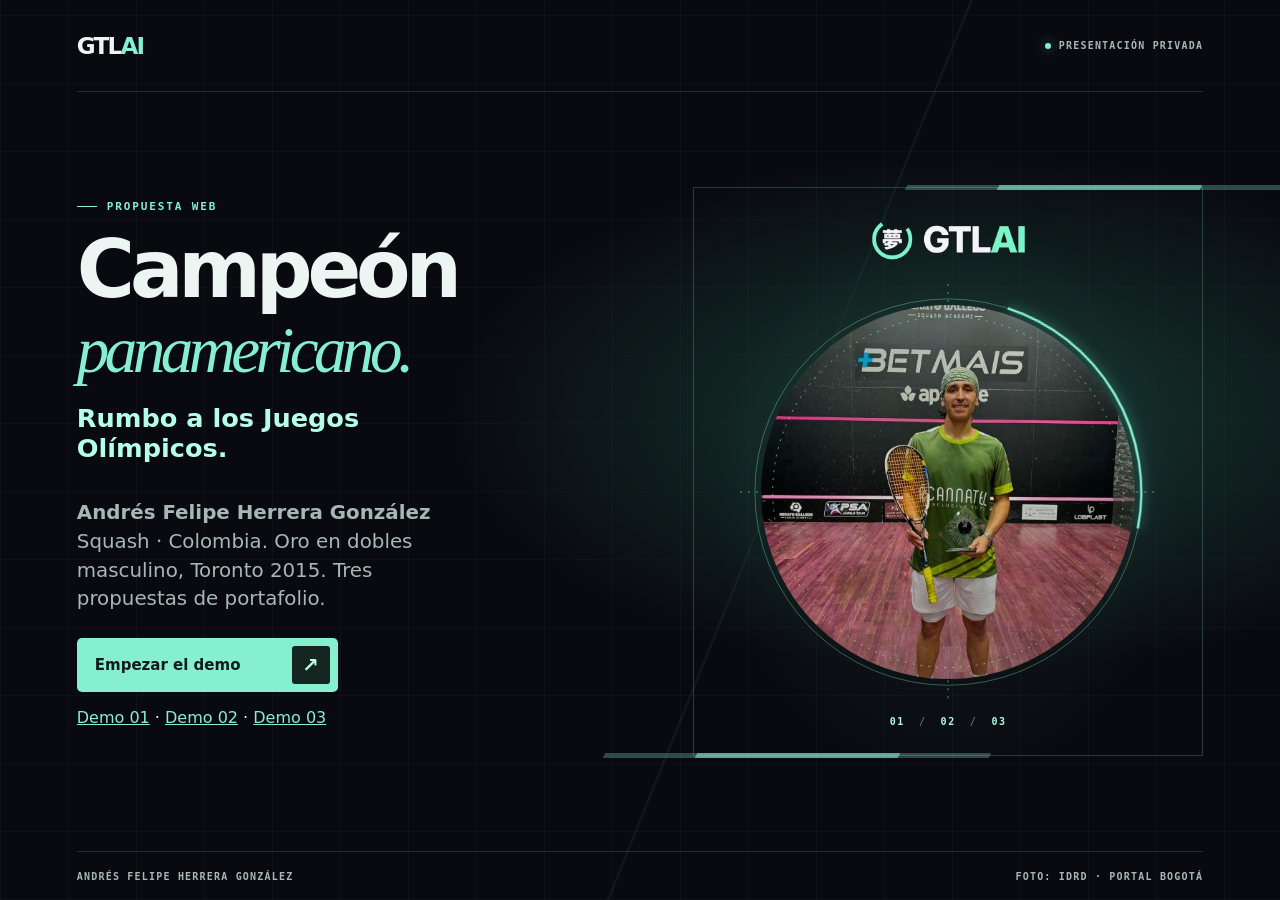
<file: index.html>
<!doctype html>
<html lang="es-CO">
<head>
<meta charset="utf-8">
<meta name="viewport" content="width=device-width, initial-scale=1">
<meta name="robots" content="noindex, nofollow">
<title>Andrés Felipe Herrera González · Presentación por GTL AI</title>
<style>
  *{box-sizing:border-box}
  html,body{height:100%;margin:0;background:#1c1214;color:#fff7ea}
  .hub{height:100%;height:100dvh;display:grid;grid-template-rows:auto minmax(0,1fr)}
  .mast{padding:4px 12px;border-bottom:1px solid #ffffff20}
  .switch{display:flex;justify-content:center;gap:6px}
  .switch button{
    appearance:none;cursor:pointer;display:grid;place-items:center;
    min-width:44px;height:44px;padding:0 9px;border:0;border-radius:6px;
    background:transparent;color:#e6d5cd;font:650 13px/1 system-ui,sans-serif;
    font-variant-numeric:tabular-nums;letter-spacing:.06em;
  }
  .switch button:hover{background:#ffffff12;color:#fff7ea}
  .switch button[aria-selected="true"]{background:#fff7ea;color:#1c1214}
  .switch button:focus-visible{outline:2px solid #ffcf77;outline-offset:1px}
  .stage{position:relative;min-height:0;background:#111}
  .stage iframe{position:absolute;inset:0;width:100%;height:100%;border:0;background:#111;display:none}
  .stage iframe.is-on{display:block}
  .welcome .welcome-achievement{font-size:clamp(46px,6.2vw,92px);line-height:.94;letter-spacing:-.065em}
  .welcome .welcome-achievement em{letter-spacing:-.07em}
  .welcome-olympic{font:750 clamp(20px,2vw,29px)/1.15 system-ui,sans-serif;color:#b5ffe9;max-width:23ch;margin:22px 0 0}
  @media(max-width:760px){.welcome .welcome-achievement{font-size:clamp(36px,11.6vw,72px)}.welcome-olympic{font-size:21px;margin-top:16px}}
</style>
<link rel="stylesheet" href="welcome.css">
</head>
<body>
<section class="welcome" id="bienvenida" aria-labelledby="welcome-title">
  <div class="welcome-field" aria-hidden="true"></div>
  <header class="welcome-top">
    <span class="brand-word">GTL<span>AI</span></span>
    <span class="private-tag"><i></i> Presentación privada</span>
  </header>
  <div class="welcome-main">
    <div class="welcome-copy">
      <p class="welcome-kicker"><span></span> Propuesta web</p>
      <h1 id="welcome-title" class="welcome-achievement">Campeón<br><em>panamericano.</em></h1>
      <p class="welcome-olympic">Rumbo a los Juegos Olímpicos.</p>
      <p class="welcome-description"><strong>Andrés Felipe Herrera González</strong><br>Squash · Colombia. Oro en dobles masculino, Toronto 2015. Tres propuestas de portafolio.</p>
      <a class="start-demo" id="empezar-demo" href="01/index.html">Empezar el demo <span aria-hidden="true">↗</span></a>
      <p class="plain-links" aria-label="Accesos directos"><a href="01/index.html">Demo 01</a> · <a href="02/index.html">Demo 02</a> · <a href="03/index.html">Demo 03</a></p>
    </div>
    <figure class="welcome-visual" aria-hidden="true">
      <div class="portal-shell">
        <div class="portal-rails"></div>
        <div class="portal-mark">
          <video id="brand-film" muted playsinline preload="none" poster="intro-assets/logo-poster.webp" disablepictureinpicture tabindex="-1">
            <source src="intro-assets/logo-intro.mp4" type="video/mp4">
          </video>
        </div>
        <div class="portal-window" id="demo-aperture">
          <img src="intro-assets/AFH-F01.jpg" alt="" width="522" height="599" fetchpriority="high" decoding="async">
          <span class="photo-shade"></span>
          <svg class="portal-drawing" viewBox="0 0 420 420" fill="none">
            <circle class="orbit-base" cx="210" cy="210" r="195"/>
            <circle class="orbit-trace" cx="210" cy="210" r="195" pathLength="100"/>
            <circle class="orbit-inner" cx="210" cy="210" r="177"/>
            <path class="orbit-inner" d="M210 0v20m0 380v20M0 210h20m380 0h20"/>
          </svg>
        </div>
        <div class="portal-index"><span>01</span><span>02</span><span>03</span></div>
      </div>
    </figure>
  </div>
  <footer class="welcome-footer"><span>Andrés Felipe Herrera González</span><span>Foto: IDRD · Portal Bogotá</span></footer>
</section>
<div class="reveal-ring" aria-hidden="true"></div>

<main class="hub" aria-label="Demos de Andrés Felipe Herrera González" hidden>
  <header class="mast">
    <div class="switch" role="tablist" aria-label="Elegir demo">
      <button type="button" role="tab" id="tab-01" data-demo="01" aria-controls="frame-01" aria-selected="true" aria-label="01 · El nombre que cambia en la dupla">01</button>
      <button type="button" role="tab" id="tab-02" data-demo="02" aria-controls="frame-02" aria-selected="false" aria-label="02 · El cuadro termina aquí" tabindex="-1">02</button>
      <button type="button" role="tab" id="tab-03" data-demo="03" aria-controls="frame-03" aria-selected="false" aria-label="03 · El resultado no siempre es individual" tabindex="-1">03</button>
    </div>
  </header>
  <div class="stage">
    <iframe class="is-on" id="frame-01" title="El nombre que cambia en la dupla" data-src="01/index.html"></iframe>
    <iframe id="frame-02" title="El cuadro termina aquí" data-src="02/index.html"></iframe>
    <iframe id="frame-03" title="El resultado no siempre es individual" data-src="03/index.html"></iframe>
  </div>
</main>
<script src="opening-bridge.js" defer></script>
<script src="welcome.js" defer></script>
</body>
</html>
</file>
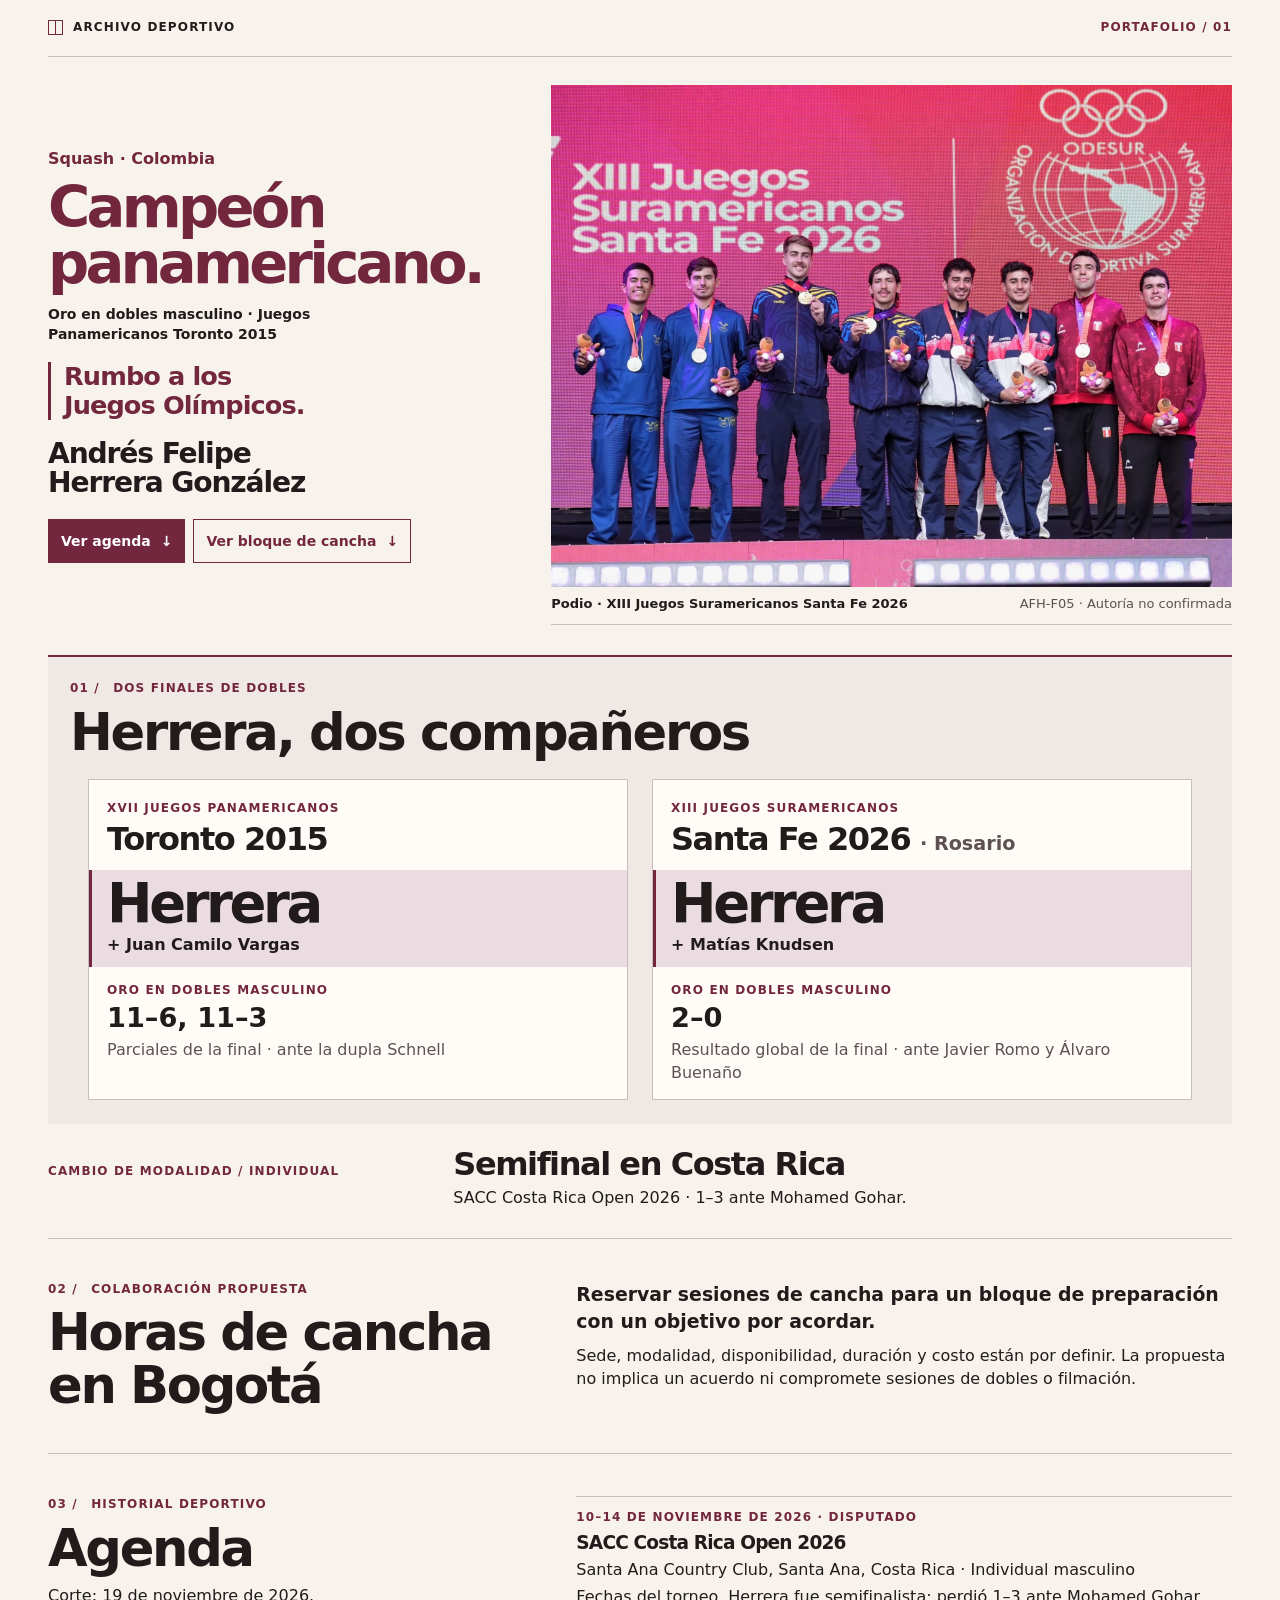
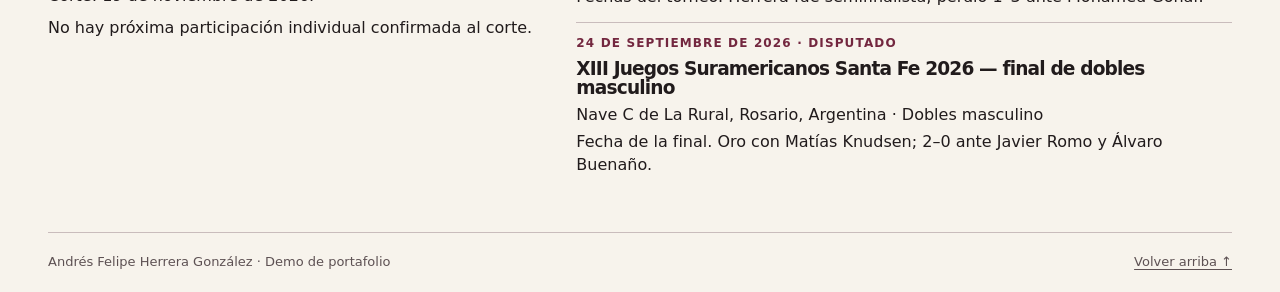
<file: 01/index.html>
<!doctype html>
<html lang="es">
<head>
<meta charset="utf-8"><meta name="viewport" content="width=device-width, initial-scale=1">
<meta name="description" content="Portafolio de squash de Andrés Felipe Herrera González: dos finales de dobles, historial deportivo y propuesta de preparación en cancha.">
<title>Andrés Felipe Herrera González · Squash</title>
<link rel="preload" as="image" href="assets/fotos/AFH-F05.webp">
<link rel="stylesheet" href="assets/estilo.css"><script src="assets/motion.js" defer></script>
</head>
<body>
<a class="skip" href="#contenido">Saltar al contenido</a>
<header class="wrap mast" id="inicio"><span class="mast-title"><span class="mark" aria-hidden="true"></span> Archivo deportivo</span><span class="folio">PORTAFOLIO / 01</span></header>
<main class="wrap" id="contenido">
<section class="hero" aria-labelledby="atleta">
  <div class="identity">
    <p class="discipline">Squash <span aria-hidden="true">·</span> Colombia</p>
    <div class="hero-positioning">
      <p class="hero-achievement">Campeón<br>panamericano.</p>
      <p class="hero-proof">Oro en dobles masculino · Juegos Panamericanos Toronto 2015</p>
      <p class="hero-goal">Rumbo a los<br>Juegos Olímpicos.</p>
    </div>
    <h1 id="atleta">Andrés Felipe<br>Herrera González</h1>
    
    
    <nav class="actions" aria-label="Accesos del portafolio"><a class="button primary" href="#agenda">Ver agenda <span aria-hidden="true">↓</span></a><a class="button" href="#cancha">Ver bloque de cancha <span aria-hidden="true">↓</span></a></nav>
  </div>
  <figure class="podium">
    <div class="plate"><div class="fields" aria-hidden="true"><div><i></i></div><div><i></i></div><div><i></i></div></div>
      <img id="foto" src="assets/fotos/AFH-F05.webp" width="1890" height="1395" alt="Grupo de medallistas en el podio, bajo la rotulación de los XIII Juegos Suramericanos Santa Fe 2026" fetchpriority="high">
    </div>
    <figcaption><strong id="pie-foto">Podio · XIII Juegos Suramericanos Santa Fe 2026</strong><span id="credito">AFH-F05 · Autoría no confirmada</span></figcaption>
  </figure>
</section>
<section id="duplas" class="pair" aria-labelledby="titulo-duplas">
  <p class="label section-label"><span>01 /</span> Dos finales de dobles</p>
  <h2 id="titulo-duplas">Herrera, dos compañeros</h2>
  <div class="cards">
    <article class="record toronto" aria-label="Toronto 2015">
      <header><span class="label">XVII Juegos Panamericanos</span><h3>Toronto 2015</h3></header>
      <div class="names"><i aria-hidden="true"></i><span class="surname"><span class="sr-only">Andrés Felipe Herrera</span><span class="motion08-sliced" aria-hidden="true"><span class="motion08-base">Herrera</span><span class="motion08-slices"><span class="motion08-slice" style="left:0%"><span style="left:0%">Herrera</span></span><span class="motion08-slice" style="left:25%"><span style="left:-100%">Herrera</span></span><span class="motion08-slice" style="left:50%"><span style="left:-200%">Herrera</span></span><span class="motion08-slice" style="left:75%"><span style="left:-300%">Herrera</span></span></span></span></span><strong><span aria-hidden="true">+ </span>Juan Camilo Vargas</strong></div>
      <div class="result"><p class="label">Oro en dobles masculino</p><p class="score">11–6, 11–3</p><p>Parciales de la final · ante la dupla Schnell</p></div>
    </article>
    <article class="record santafe" aria-label="Santa Fe 2026">
      <header><span class="label">XIII Juegos Suramericanos</span><h3>Santa Fe 2026 <small>· Rosario</small></h3></header>
      <div class="names"><i aria-hidden="true"></i><span class="surname"><span class="sr-only">Andrés Felipe Herrera</span><span class="motion08-sliced" aria-hidden="true"><span class="motion08-base">Herrera</span><span class="motion08-slices"><span class="motion08-slice" style="left:0%"><span style="left:0%">Herrera</span></span><span class="motion08-slice" style="left:25%"><span style="left:-100%">Herrera</span></span><span class="motion08-slice" style="left:50%"><span style="left:-200%">Herrera</span></span><span class="motion08-slice" style="left:75%"><span style="left:-300%">Herrera</span></span></span></span></span><strong><span aria-hidden="true">+ </span>Matías Knudsen</strong></div>
      <div class="result"><p class="label">Oro en dobles masculino</p><p class="score">2–0</p><p>Resultado global de la final · ante Javier Romo y Álvaro Buenaño</p></div>
    </article>
  </div>
</section>
<section class="solo" aria-labelledby="individual"><span class="label">Cambio de modalidad / Individual</span><div><h2 id="individual">Semifinal en Costa Rica</h2><p>SACC Costa Rica Open 2026 · 1–3 ante Mohamed Gohar.</p></div></section>
<section class="lower cancha" id="cancha" aria-labelledby="titulo-cancha">
  <div><p class="label section-label"><span>02 /</span> Colaboración propuesta</p><h2 id="titulo-cancha">Horas de cancha<br>en Bogotá</h2></div>
  <div class="lower-copy"><p class="lead">Reservar sesiones de cancha para un bloque de preparación con un objetivo por acordar.</p><p>Sede, modalidad, disponibilidad, duración y costo están por definir. La propuesta no implica un acuerdo ni compromete sesiones de dobles o filmación.</p></div>
</section>
<section class="lower agenda" id="agenda" aria-labelledby="titulo-agenda">
  <div><p class="label section-label"><span>03 /</span> Historial deportivo</p><h2 id="titulo-agenda">Agenda</h2>
<!-- corte:start -->
  <p>Corte: <time datetime="2026-11-19">19 de noviembre de 2026</time>.</p>
<!-- corte:end -->
  <p>No hay próxima participación individual confirmada al corte.</p></div>
  <div class="timeline">
<!-- agenda:start -->
    <article id="AFH-A03">
      <p class="label"><time datetime="2026-11-10">10</time>–<time datetime="2026-11-14">14 de noviembre de 2026</time> · Disputado</p>
      <h3>SACC Costa Rica Open 2026</h3>
      <p>Santa Ana Country Club, Santa Ana, Costa Rica · Individual masculino</p>
      <p>Fechas del torneo. Herrera fue semifinalista; perdió 1–3 ante Mohamed Gohar.</p>
    </article>
    <article id="AFH-A04">
      <p class="label"><time datetime="2026-09-24">24 de septiembre de 2026</time> · Disputado</p>
      <h3>XIII Juegos Suramericanos Santa Fe 2026 — final de dobles masculino</h3>
      <p>Nave C de La Rural, Rosario, Argentina · Dobles masculino</p>
      <p>Fecha de la final. Oro con Matías Knudsen; 2–0 ante Javier Romo y Álvaro Buenaño.</p>
    </article>
<!-- agenda:end -->
  </div>
</section>
</main>
<footer class="wrap footer"><span>Andrés Felipe Herrera González · Demo de portafolio</span><a href="#inicio">Volver arriba ↑</a></footer>
</body></html>
</file>
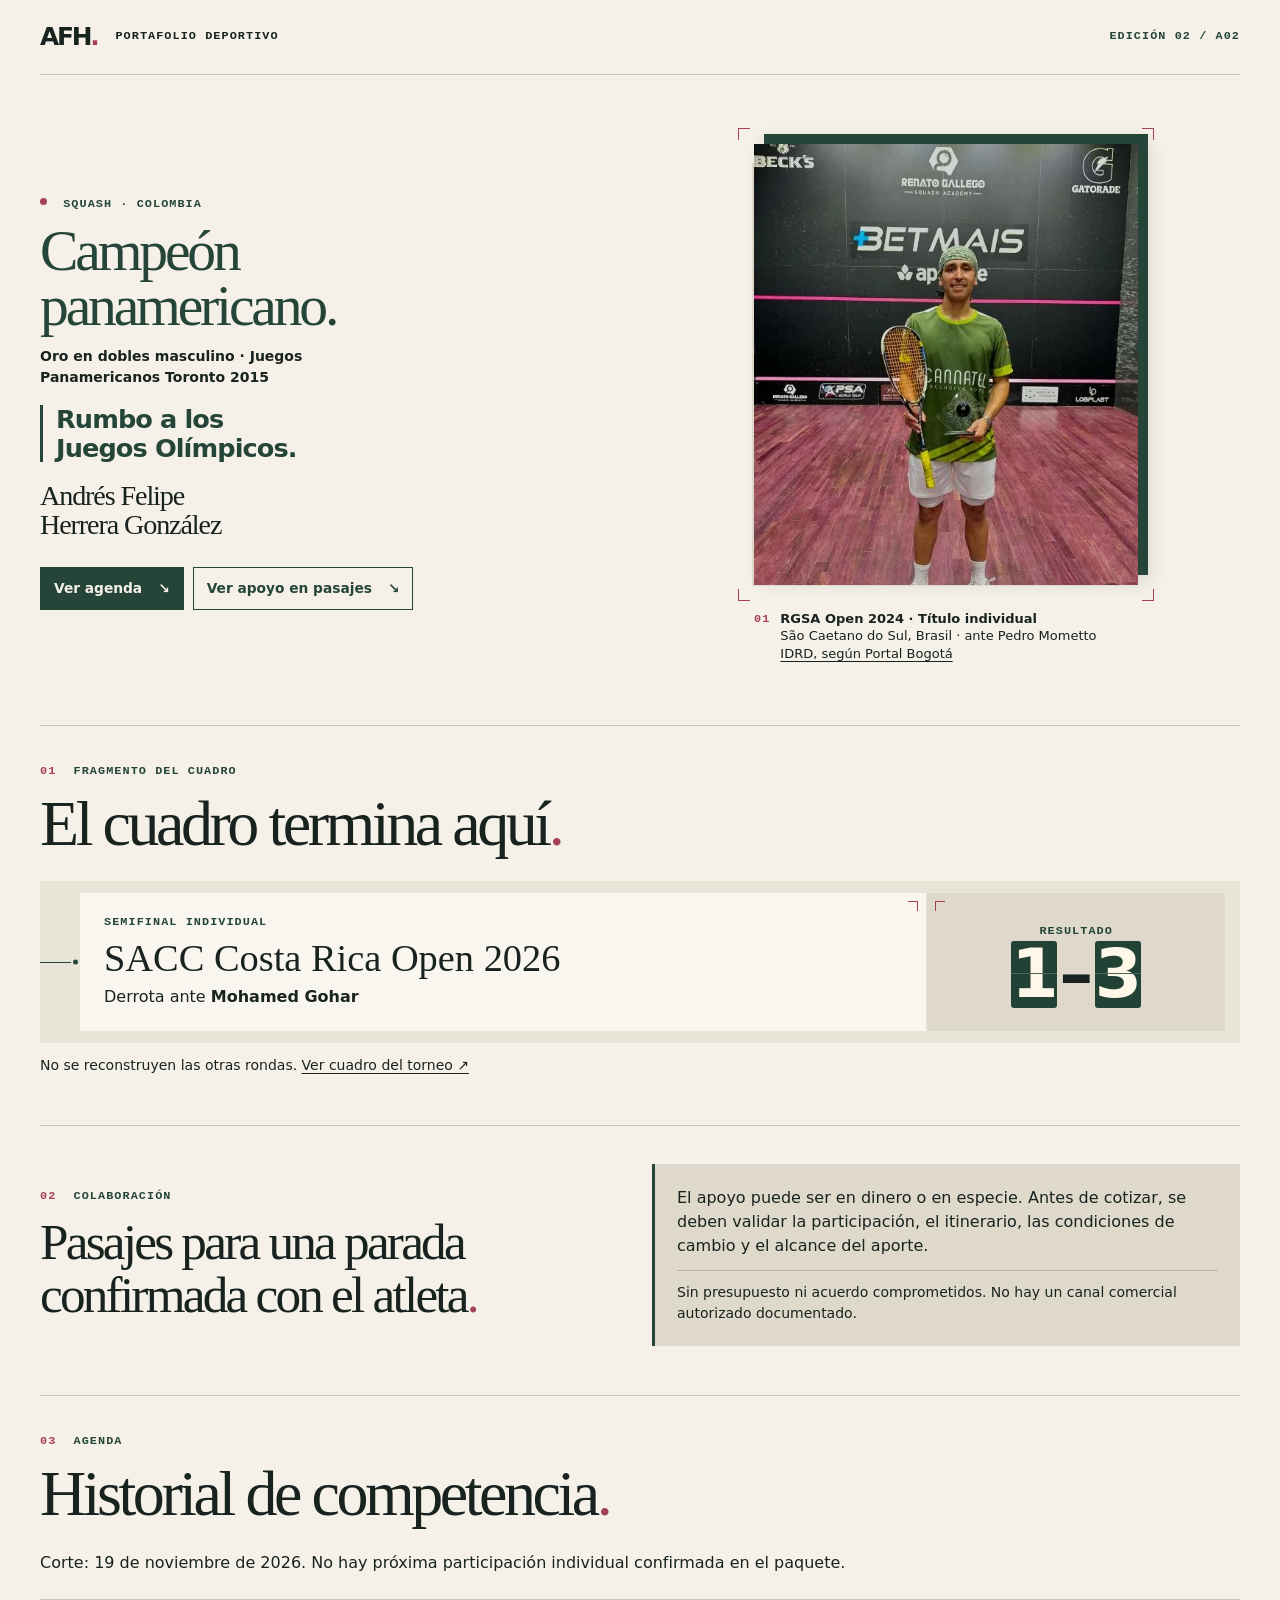
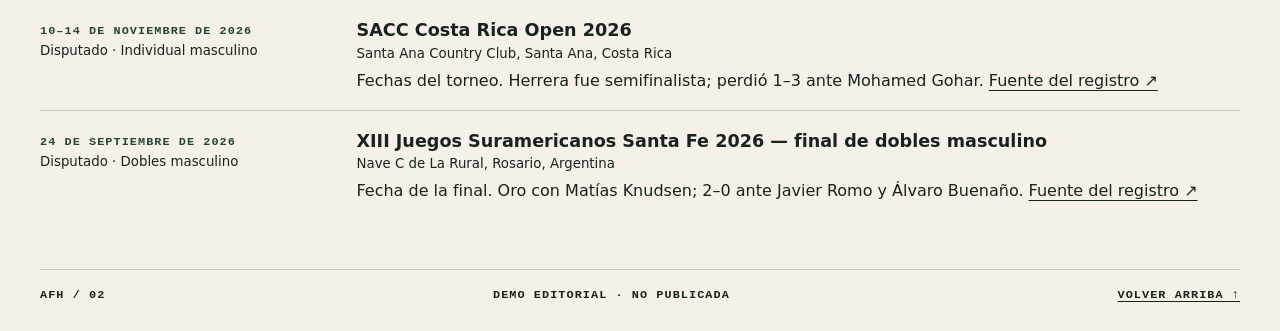
<file: 02/index.html>
<!doctype html>
<html lang="es">
<head>
<meta charset="utf-8"><meta name="viewport" content="width=device-width, initial-scale=1">
<title>Andrés Felipe Herrera González · El cuadro termina aquí</title>
<meta name="description" content="Portafolio de squash de Andrés Felipe Herrera González. Archivo de competencia y propuesta de apoyo en pasajes.">
<link rel="stylesheet" href="assets/estilo.css"><script defer src="assets/motion.js"></script>
</head>
<body>
<header class="shell mast"><a class="monogram" href="#inicio" aria-label="Volver al inicio">AFH<span>.</span></a><span class="mast-title">PORTAFOLIO DEPORTIVO</span><span class="index">EDICIÓN 02 / A02</span></header>
<main id="inicio" class="shell">
<section class="hero" aria-labelledby="nombre">
<div class="intro">
<p class="eyebrow"><span class="dot"></span> Squash · Colombia</p>
<div class="hero-positioning">
      <p class="hero-achievement">Campeón<br>panamericano.</p>
      <p class="hero-proof">Oro en dobles masculino · Juegos Panamericanos Toronto 2015</p>
      <p class="hero-goal">Rumbo a los<br>Juegos Olímpicos.</p>
    </div>
    <h1 id="nombre">Andrés Felipe<br class="desktop"> Herrera González</h1>


<nav class="actions" aria-label="Accesos del portafolio"><a class="button" href="#agenda">Ver agenda <span aria-hidden="true">↘</span></a><a class="button outline" href="#pasajes">Ver apoyo en pasajes <span aria-hidden="true">↘</span></a></nav>
</div>
<figure class="portrait" id="opening">
<div class="mount">
<div class="layer green" aria-hidden="true"></div><div class="layer paper" aria-hidden="true"></div>
<img id="retrato" src="assets/fotos/AFH-F01.webp" width="522" height="599" alt="Retrato del atleta con una raqueta y el trofeo del RGSA Open 2024." fetchpriority="high">
<div class="register" aria-hidden="true"><i></i><i></i><i></i><i></i></div>
</div>
<figcaption><span class="fig-num" aria-hidden="true">01</span><div><strong>RGSA Open 2024 · Título individual</strong><br>São Caetano do Sul, Brasil · ante Pedro Mometto<br><a href="https://bogota.gov.co/mi-ciudad/cultura-recreacion-y-deporte/deportistas-del-equipo-bogota-nuevas-victorias-en-tenis">IDRD, según Portal Bogotá</a></div></figcaption>
</figure>
</section>
<section class="section fragment" aria-labelledby="fragmento">
<p class="eyebrow"><span class="section-num">01</span> Fragmento del cuadro</p>
<h2 id="fragmento">El cuadro termina aquí<span>.</span></h2>
<div class="match" id="registro">
<div class="rail" aria-hidden="true"><i></i><b></b></div>
<div class="plates">
<div class="game"><div class="plate phase" aria-hidden="true"></div><p class="eyebrow">Semifinal individual</p><h3>SACC Costa Rica Open 2026</h3><p>Derrota ante <strong>Mohamed Gohar</strong></p></div>
<div class="result"><div class="plate score" aria-hidden="true"></div><span class="eyebrow">Resultado</span><span class="digits" aria-hidden="true"><span class="motion08-rotor" data-digit="1"><span class="motion08-half motion08-top"><span>1</span></span><span class="motion08-half motion08-bottom"><span>1</span></span></span><span class="motion08-dash">–</span><span class="motion08-rotor" data-digit="3"><span class="motion08-half motion08-top"><span>3</span></span><span class="motion08-half motion08-bottom"><span>3</span></span></span></span><span class="sr">Uno a tres</span></div>
</div></div>
<p class="footnote">No se reconstruyen las otras rondas. <a href="https://followsquash.com/tournaments/212?draw=male&amp;player=190">Ver cuadro del torneo ↗</a></p>
</section>
<section class="section support" id="pasajes" aria-labelledby="apoyo">
<div><p class="eyebrow"><span class="section-num">02</span> Colaboración</p><h2 id="apoyo">Pasajes para una parada confirmada con el atleta<span>.</span></h2></div>
<div class="support-copy"><p>El apoyo puede ser en dinero o en especie. Antes de cotizar, se deben validar la participación, el itinerario, las condiciones de cambio y el alcance del aporte.</p><p class="support-note">Sin presupuesto ni acuerdo comprometidos. No hay un canal comercial autorizado documentado.</p></div>
</section>
<section class="section agenda" id="agenda" aria-labelledby="titulo-agenda">
<p class="eyebrow"><span class="section-num">03</span> Agenda</p><h2 id="titulo-agenda">Historial de competencia<span>.</span></h2>
<p class="agenda-intro">Corte: <time datetime="2026-11-19">19 de noviembre de 2026</time>. No hay próxima participación individual confirmada en el paquete.</p>
<!-- agenda:inicio -->
<article class="event" data-id="AFH-A03">
<div><p class="eyebrow"><time datetime="2026-11-10">10</time>–<time datetime="2026-11-14">14 de noviembre de 2026</time></p><small>Disputado · Individual masculino</small></div>
<div><h3>SACC Costa Rica Open 2026</h3><small>Santa Ana Country Club, Santa Ana, Costa Rica</small><p>Fechas del torneo. Herrera fue semifinalista; perdió 1–3 ante Mohamed Gohar. <a href="https://followsquash.com/tournaments/212?draw=male&amp;player=190">Fuente del registro ↗</a></p></div>
</article>
<article class="event" data-id="AFH-A04">
<div><p class="eyebrow"><time datetime="2026-09-24">24 de septiembre de 2026</time></p><small>Disputado · Dobles masculino</small></div>
<div><h3>XIII Juegos Suramericanos Santa Fe 2026 — final de dobles masculino</h3><small>Nave C de La Rural, Rosario, Argentina</small><p>Fecha de la final. Oro con Matías Knudsen; 2–0 ante Javier Romo y Álvaro Buenaño. <a href="https://santafe2026.ar/es/noticias/colombia-paraguay-y-ecuador-se-coronaron-con-el-oro-en-las-finales-de-squash">Fuente del registro ↗</a></p></div>
</article>
<!-- agenda:fin -->
</section>
</main>
<footer class="shell footer"><span>AFH / 02</span><span>Demo editorial · no publicada</span><a href="#inicio">Volver arriba ↑</a></footer>
</body></html>
</file>
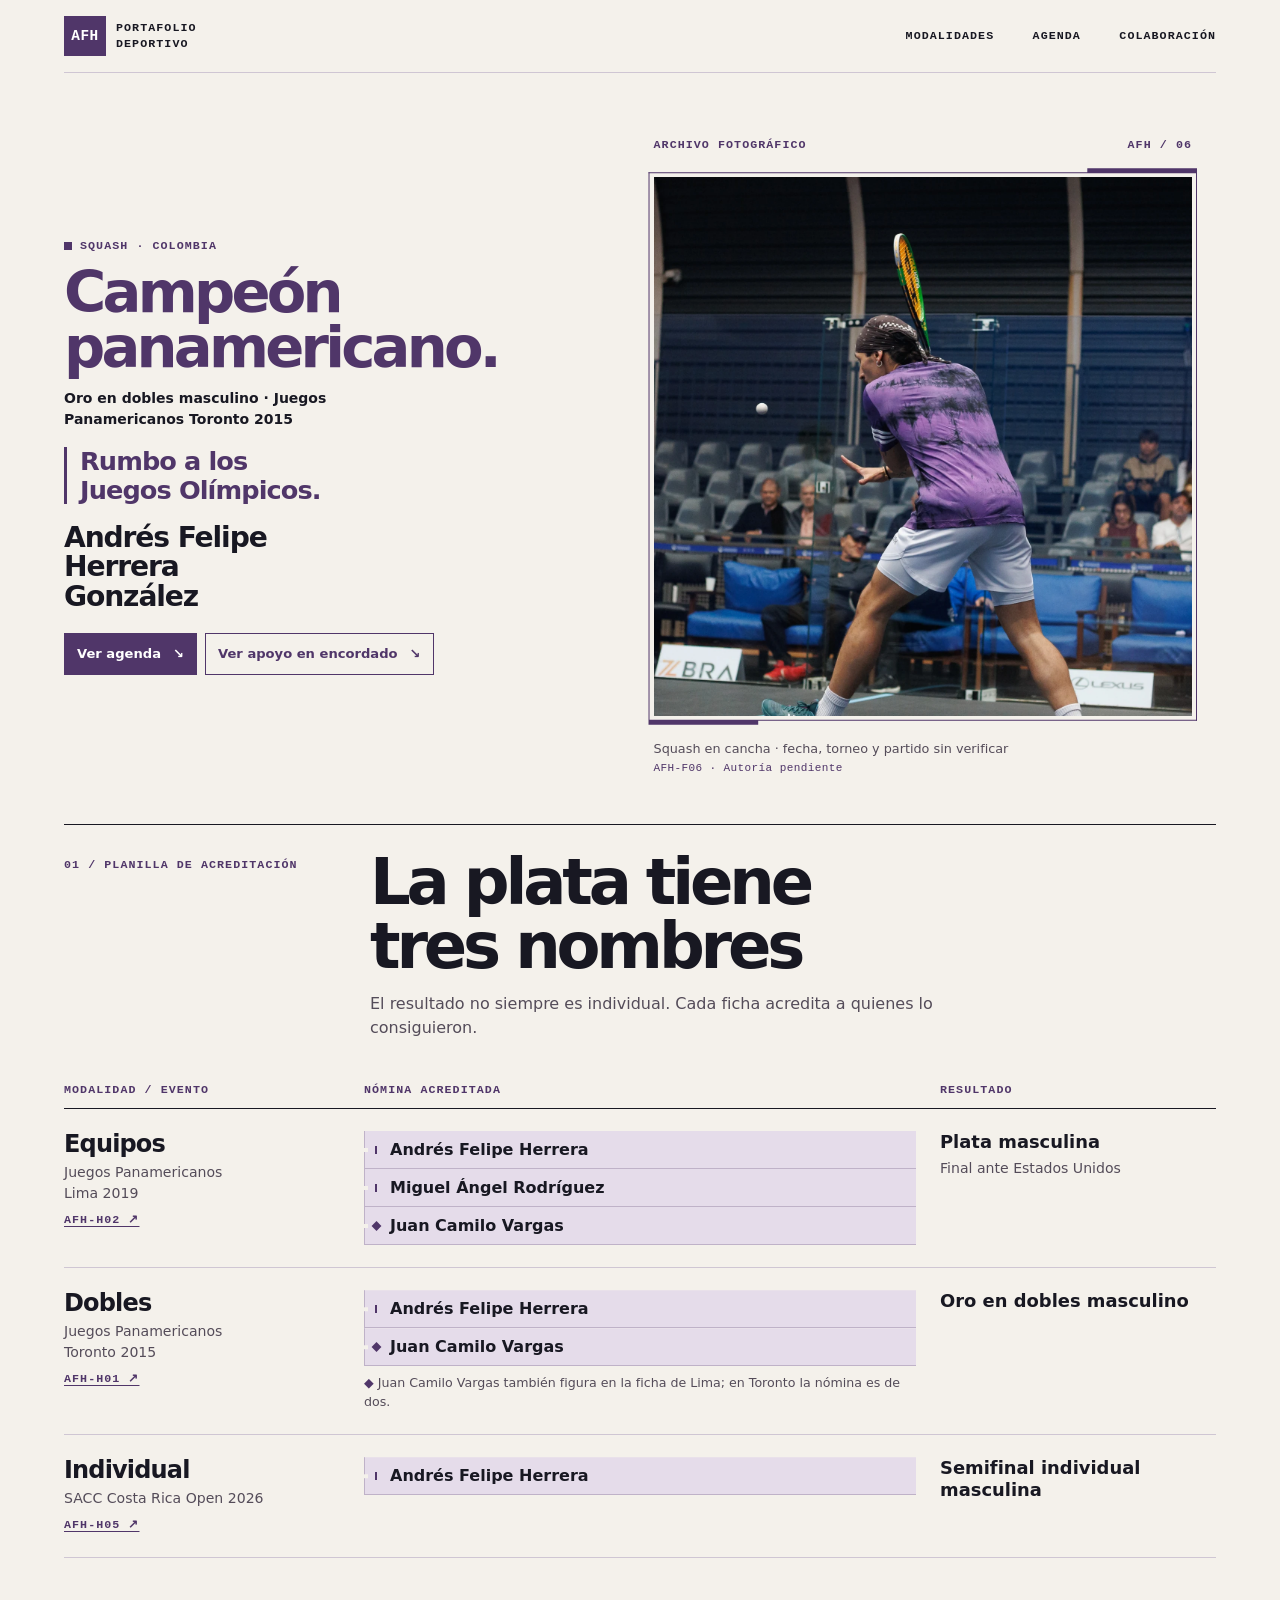
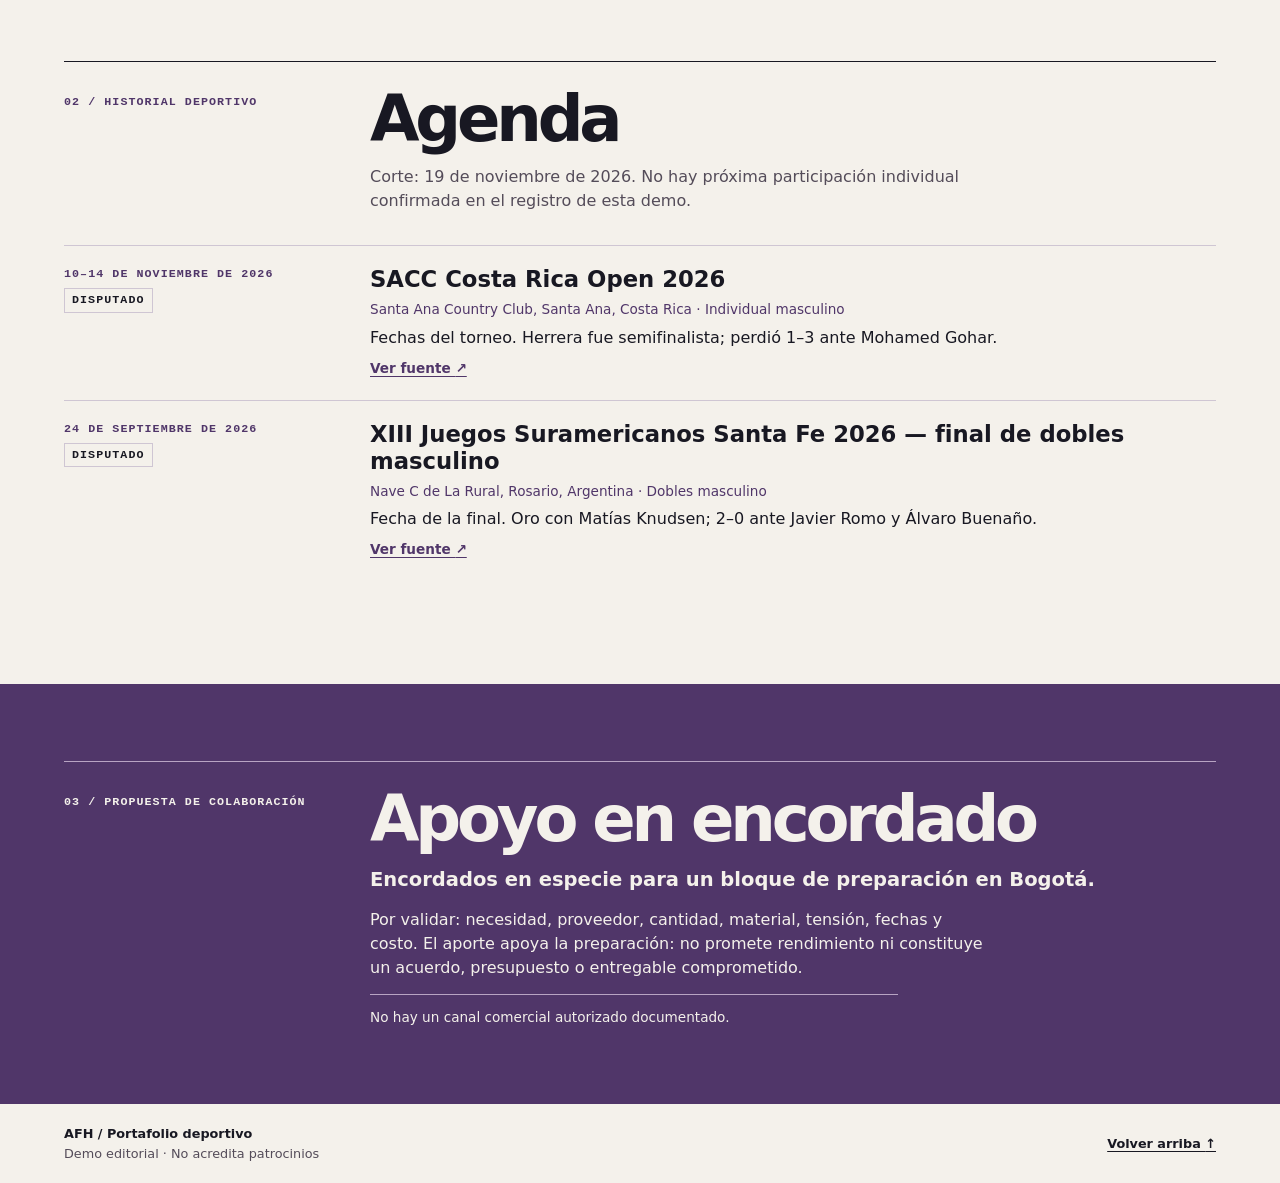
<file: 03/index.html>
<!doctype html>
<html lang="es">
<head>
<meta charset="utf-8">
<meta name="viewport" content="width=device-width, initial-scale=1">
<meta name="description" content="Portafolio de squash · Andrés Felipe Herrera González. Resultados por modalidad, historial y propuesta de colaboración.">
<meta name="color-scheme" content="light">
<title>Andrés Felipe Herrera González · Squash</title>
<link rel="stylesheet" href="./assets/estilos.css">
<script defer src="./assets/motion.js"></script>
</head>
<body id="inicio">
<a class="skip" href="#contenido">Saltar al contenido</a>
<header class="mast wrap">
  <a class="brand" href="#inicio" aria-label="AFH, inicio"><span class="brand-mark" aria-hidden="true">AFH</span><span>PORTAFOLIO<br>DEPORTIVO</span></a>
  <nav aria-label="Navegación principal"><a href="#modalidades">Modalidades</a><a href="#agenda">Agenda</a><a href="#colaboracion">Colaboración</a></nav>
</header>
<main id="contenido">
<section class="hero wrap" aria-labelledby="nombre">
  <div class="hero-copy">
    <p class="eyebrow sport"><span aria-hidden="true"></span> Squash · Colombia</p>
    <div class="hero-positioning">
      <p class="hero-achievement">Campeón<br>panamericano.</p>
      <p class="hero-proof">Oro en dobles masculino · Juegos Panamericanos Toronto 2015</p>
      <p class="hero-goal">Rumbo a los<br>Juegos Olímpicos.</p>
    </div>
    <h1 id="nombre">Andrés Felipe<br>Herrera<br class="desktop-br"> González</h1>
    
    
    <div class="actions"><a class="button solid" href="#agenda">Ver agenda <span aria-hidden="true">↘</span></a><a class="button" href="#colaboracion">Ver apoyo en encordado <span aria-hidden="true">↘</span></a></div>
  </div>
  <figure class="hero-figure">
    <div class="figure-top eyebrow" aria-hidden="true"><span>Archivo fotográfico</span><span>AFH / 06</span></div>
    <div class="photo-stage"><div class="photo-square"><div class="plate upper" aria-hidden="true"></div><div class="plate lower" aria-hidden="true"></div><img id="foto-hero" src="./assets/fotos/AFH-F06.webp" width="1440" height="1440" fetchpriority="high" alt="Escena de squash en cancha, con la pelota a la izquierda y la raqueta elevada"></div></div>
    <figcaption>Squash en cancha · fecha, torneo y partido sin verificar <span>AFH-F06 · Autoría pendiente</span></figcaption>
  </figure>
</section>
<section id="modalidades" class="ledger wrap" aria-labelledby="ledger-title">
  <div class="section-head"><p class="eyebrow">01 / Planilla de acreditación</p><div><h2 id="ledger-title">La plata tiene<br> tres nombres</h2><p>El resultado no siempre es individual. Cada ficha acredita a quienes lo consiguieron.</p></div></div>
  <div class="ledger-labels eyebrow" aria-hidden="true"><span>Modalidad / evento</span><span>Nómina acreditada</span><span>Resultado</span></div>
  <article class="record" aria-labelledby="equipos">
    <div><h3 id="equipos">Equipos</h3><p>Juegos Panamericanos<br>Lima 2019</p><a class="source" href="https://www.mindeporte.gov.co/sala-de-prensa/archivo-noticias/especial-juegos-panamericanos/el-squash-protagonista-para-colombia-en-los-juegos-panamericanos" aria-label="Fuente AFH-H02, Lima 2019">AFH-H02 ↗</a></div>
    <ul class="roster"><li class="motion08-row"><span class="motion08-carrier"><i class="strip" aria-hidden="true"></i><span>Andrés Felipe Herrera</span></span></li><li class="motion08-row"><span class="motion08-carrier"><i class="strip" aria-hidden="true"></i><span>Miguel Ángel Rodríguez</span></span></li><li class="shared motion08-row"><span class="motion08-carrier"><i class="strip" aria-hidden="true"></i><span>Juan Camilo Vargas</span></span></li></ul>
    <div class="result"><strong>Plata masculina</strong><p>Final ante Estados Unidos</p></div>
  </article>
  <article class="record" aria-labelledby="dobles">
    <div><h3 id="dobles">Dobles</h3><p>Juegos Panamericanos<br>Toronto 2015</p><a class="source" href="https://www.squashinfo.com/latest-news/6653-herrera-vargas-grainger-sobhy-win-doubles-panam-games-gold" aria-label="Fuente AFH-H01, Toronto 2015">AFH-H01 ↗</a></div>
    <div><ul class="roster"><li><i class="strip" aria-hidden="true"></i><span>Andrés Felipe Herrera</span></li><li class="shared"><i class="strip" aria-hidden="true"></i><span>Juan Camilo Vargas</span></li></ul><p class="bridge"><span aria-hidden="true">◆</span> Juan Camilo Vargas también figura en la ficha de Lima; en Toronto la nómina es de dos.</p></div>
    <div class="result"><strong>Oro en dobles masculino</strong></div>
  </article>
  <article class="record" aria-labelledby="individual">
    <div><h3 id="individual">Individual</h3><p>SACC Costa Rica Open 2026</p><a class="source" href="https://followsquash.com/tournaments/212?draw=male&amp;player=190" aria-label="Fuente AFH-H05, Costa Rica 2026">AFH-H05 ↗</a></div>
    <ul class="roster"><li><i class="strip" aria-hidden="true"></i><span>Andrés Felipe Herrera</span></li></ul>
    <div class="result"><strong>Semifinal individual masculina</strong></div>
  </article>
</section>
<section id="agenda" class="agenda wrap" aria-labelledby="agenda-title">
  <div class="section-head"><p class="eyebrow">02 / Historial deportivo</p><div><h2 id="agenda-title">Agenda</h2><p>Corte: <!--corte:inicio-->19 de noviembre de 2026<!--corte:fin-->. No hay próxima participación individual confirmada en el registro de esta demo.</p></div></div>
  <ul class="entries"><!--historial:inicio-->
<li class="entry" id="AFH-A03"><div><time datetime="2026-11-10">10–14 de noviembre de 2026</time><span class="status">Disputado</span></div><div><h3>SACC Costa Rica Open 2026</h3><p class="entry-meta">Santa Ana Country Club, Santa Ana, Costa Rica · Individual masculino</p><p>Fechas del torneo. Herrera fue semifinalista; perdió 1–3 ante Mohamed Gohar.</p><a href="https://followsquash.com/tournaments/212?draw=male&amp;player=190">Ver fuente <span aria-hidden="true">↗</span></a></div></li>
<li class="entry" id="AFH-A04"><div><time datetime="2026-09-24">24 de septiembre de 2026</time><span class="status">Disputado</span></div><div><h3>XIII Juegos Suramericanos Santa Fe 2026 — final de dobles masculino</h3><p class="entry-meta">Nave C de La Rural, Rosario, Argentina · Dobles masculino</p><p>Fecha de la final. Oro con Matías Knudsen; 2–0 ante Javier Romo y Álvaro Buenaño.</p><a href="https://santafe2026.ar/es/noticias/colombia-paraguay-y-ecuador-se-coronaron-con-el-oro-en-las-finales-de-squash">Ver fuente <span aria-hidden="true">↗</span></a></div></li>
<!--historial:fin--></ul>
</section>
<section id="colaboracion" class="collab" aria-labelledby="collab-title">
  <div class="wrap section-head"><p class="eyebrow">03 / Propuesta de colaboración</p><div><h2 id="collab-title">Apoyo en encordado</h2><p class="lead">Encordados en especie para un bloque de preparación en Bogotá.</p><p>Por validar: necesidad, proveedor, cantidad, material, tensión, fechas y costo. El aporte apoya la preparación: no promete rendimiento ni constituye un acuerdo, presupuesto o entregable comprometido.</p><p class="channel">No hay un canal comercial autorizado documentado.</p></div></div>
</section>
</main>
<footer class="wrap foot"><p>AFH / Portafolio deportivo<br><span>Demo editorial · No acredita patrocinios</span></p><a href="#inicio">Volver arriba <span aria-hidden="true">↑</span></a></footer>
</body>
</html>
</file>
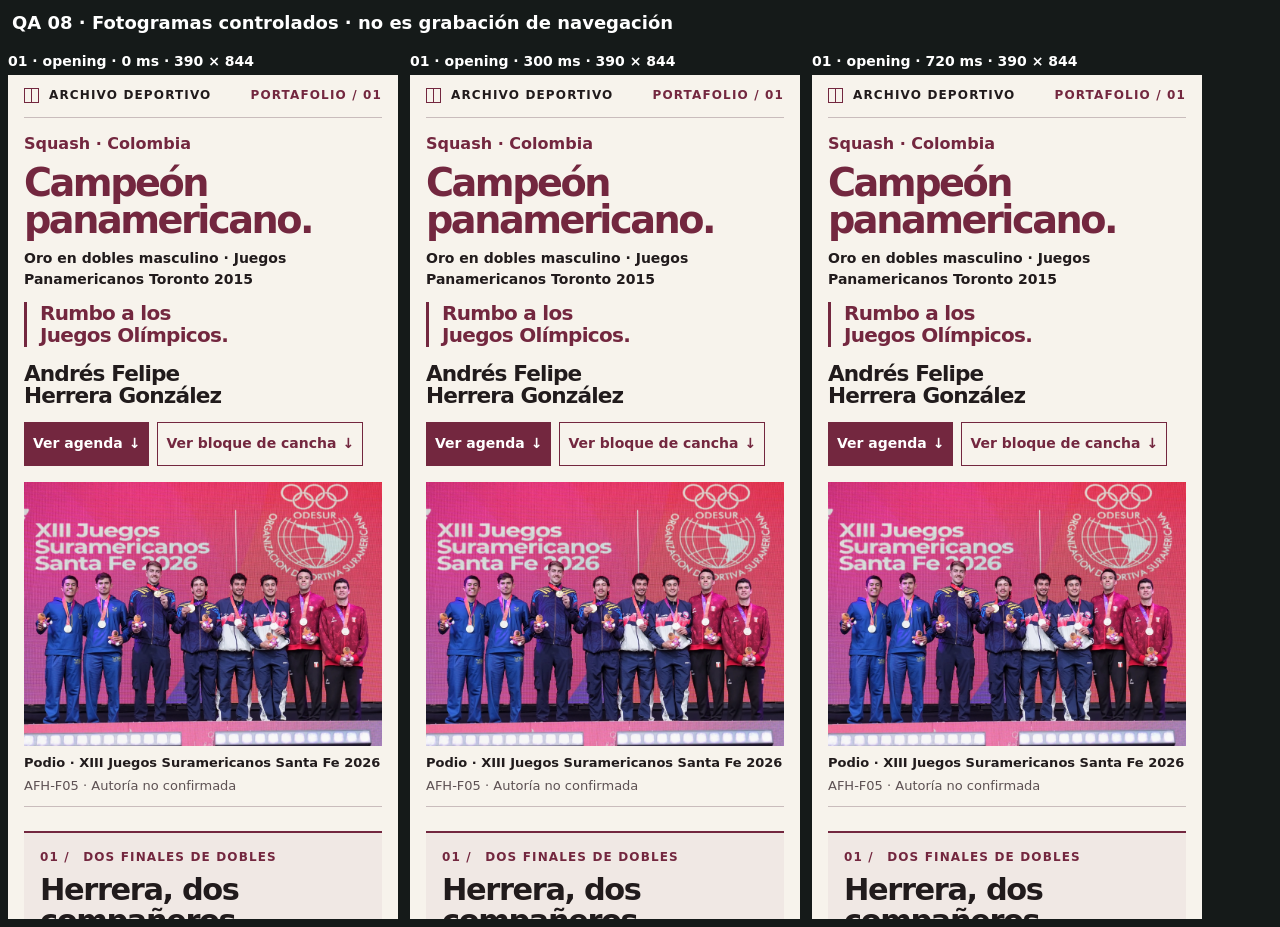
<file: qa08/index.html>
<!doctype html><meta charset="utf-8"><title>QA 08 · Fotogramas controlados</title><style>body{margin:0;background:#151a19;color:white;font:14px system-ui}h1{font-size:18px;margin:12px}main{display:flex;gap:12px;align-items:start;padding:8px}article{flex:none}h2{font-size:14px;margin:0 0 6px}iframe{background:white;border:0;display:block}body.desktop article{width:422.4px;height:330px}body.desktop iframe{transform:scale(.33);transform-origin:0 0}</style><h1>QA 08 · Fotogramas controlados · no es grabación de navegación</h1><main></main><script>
const q=new URLSearchParams(location.search), option=q.get('option')||'01', phase=q.get('phase')||'opening', width=+(q.get('width')||390), height=width>760?900:844;
if(width>760)document.body.classList.add('desktop');
const times=phase==='opening'?[0,option==='02'?210:300,option==='01'?720:690]:[0,option==='02'?230:250,option==='03'?520:550];
for(const t of times){const a=document.createElement('article');a.innerHTML=`<h2>${option} · ${phase} · ${t} ms · ${width} × ${height}</h2><iframe width="${width}" height="${height}" src="${option}.html?option=${option}&phase=${phase}&t=${t}${q.get('reduce')?'&reduce=1':''}"></iframe>`;document.querySelector('main').append(a);}
addEventListener('message',e=>{const local=location.protocol==='file:';if(e.origin!==(local?'null':location.origin)||e.data?.type!=='gtl-opening-ready'||![...document.querySelectorAll('main iframe')].some(f=>f.contentWindow===e.source))return;e.source.postMessage({type:'gtl-opening-activation',active:true},local?'*':location.origin)});
</script>
</file>
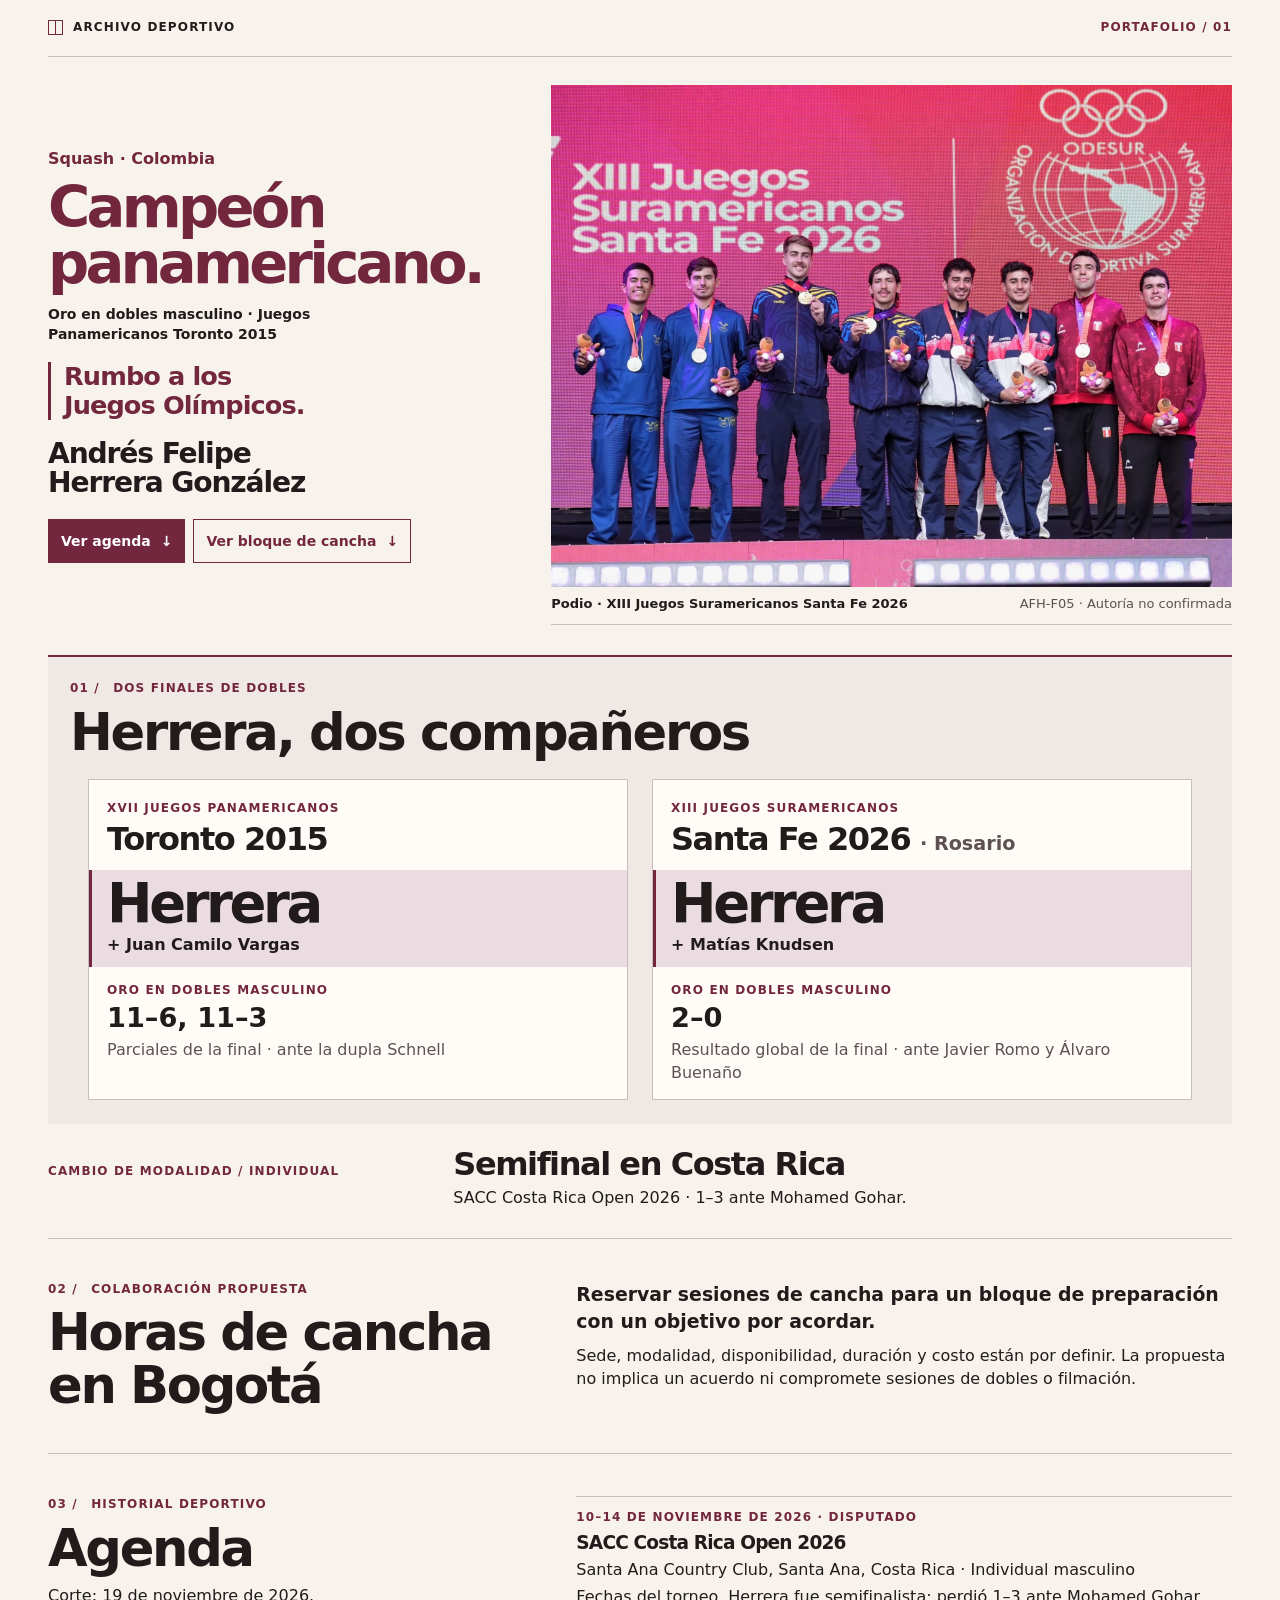
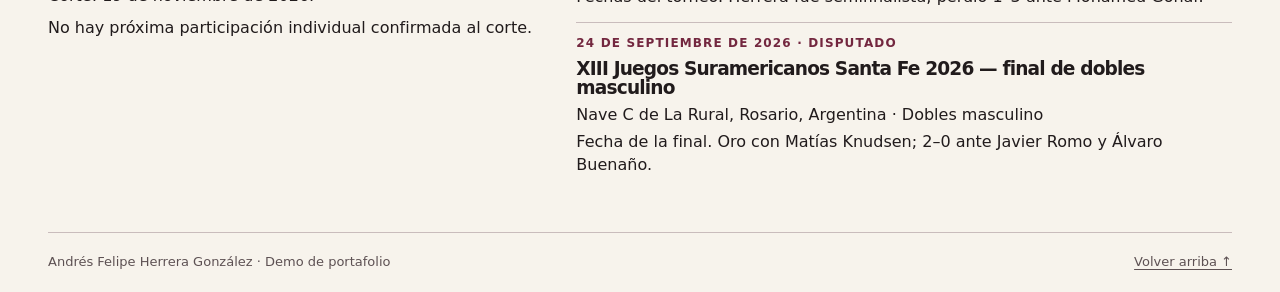
<file: qa08/01-sin-js.html>
<!doctype html>
<html lang="es">
<head><base href="../01/">
<meta charset="utf-8"><meta name="viewport" content="width=device-width, initial-scale=1">
<meta name="description" content="Portafolio de squash de Andrés Felipe Herrera González: dos finales de dobles, historial deportivo y propuesta de preparación en cancha.">
<title>Andrés Felipe Herrera González · Squash</title>
<link rel="preload" as="image" href="assets/fotos/AFH-F05.webp">
<link rel="stylesheet" href="assets/estilo.css">
</head>
<body>
<a class="skip" href="#contenido">Saltar al contenido</a>
<header class="wrap mast" id="inicio"><span class="mast-title"><span class="mark" aria-hidden="true"></span> Archivo deportivo</span><span class="folio">PORTAFOLIO / 01</span></header>
<main class="wrap" id="contenido">
<section class="hero" aria-labelledby="atleta">
  <div class="identity">
    <p class="discipline">Squash <span aria-hidden="true">·</span> Colombia</p>
    <div class="hero-positioning">
      <p class="hero-achievement">Campeón<br>panamericano.</p>
      <p class="hero-proof">Oro en dobles masculino · Juegos Panamericanos Toronto 2015</p>
      <p class="hero-goal">Rumbo a los<br>Juegos Olímpicos.</p>
    </div>
    <h1 id="atleta">Andrés Felipe<br>Herrera González</h1>
    
    
    <nav class="actions" aria-label="Accesos del portafolio"><a class="button primary" href="#agenda">Ver agenda <span aria-hidden="true">↓</span></a><a class="button" href="#cancha">Ver bloque de cancha <span aria-hidden="true">↓</span></a></nav>
  </div>
  <figure class="podium">
    <div class="plate"><div class="fields" aria-hidden="true"><div><i></i></div><div><i></i></div><div><i></i></div></div>
      <img id="foto" src="assets/fotos/AFH-F05.webp" width="1890" height="1395" alt="Grupo de medallistas en el podio, bajo la rotulación de los XIII Juegos Suramericanos Santa Fe 2026" fetchpriority="high">
    </div>
    <figcaption><strong id="pie-foto">Podio · XIII Juegos Suramericanos Santa Fe 2026</strong><span id="credito">AFH-F05 · Autoría no confirmada</span></figcaption>
  </figure>
</section>
<section id="duplas" class="pair" aria-labelledby="titulo-duplas">
  <p class="label section-label"><span>01 /</span> Dos finales de dobles</p>
  <h2 id="titulo-duplas">Herrera, dos compañeros</h2>
  <div class="cards">
    <article class="record toronto" aria-label="Toronto 2015">
      <header><span class="label">XVII Juegos Panamericanos</span><h3>Toronto 2015</h3></header>
      <div class="names"><i aria-hidden="true"></i><span class="surname"><span class="sr-only">Andrés Felipe Herrera</span><span class="motion08-sliced" aria-hidden="true"><span class="motion08-base">Herrera</span><span class="motion08-slices"><span class="motion08-slice" style="left:0%"><span style="left:0%">Herrera</span></span><span class="motion08-slice" style="left:25%"><span style="left:-100%">Herrera</span></span><span class="motion08-slice" style="left:50%"><span style="left:-200%">Herrera</span></span><span class="motion08-slice" style="left:75%"><span style="left:-300%">Herrera</span></span></span></span></span><strong><span aria-hidden="true">+ </span>Juan Camilo Vargas</strong></div>
      <div class="result"><p class="label">Oro en dobles masculino</p><p class="score">11–6, 11–3</p><p>Parciales de la final · ante la dupla Schnell</p></div>
    </article>
    <article class="record santafe" aria-label="Santa Fe 2026">
      <header><span class="label">XIII Juegos Suramericanos</span><h3>Santa Fe 2026 <small>· Rosario</small></h3></header>
      <div class="names"><i aria-hidden="true"></i><span class="surname"><span class="sr-only">Andrés Felipe Herrera</span><span class="motion08-sliced" aria-hidden="true"><span class="motion08-base">Herrera</span><span class="motion08-slices"><span class="motion08-slice" style="left:0%"><span style="left:0%">Herrera</span></span><span class="motion08-slice" style="left:25%"><span style="left:-100%">Herrera</span></span><span class="motion08-slice" style="left:50%"><span style="left:-200%">Herrera</span></span><span class="motion08-slice" style="left:75%"><span style="left:-300%">Herrera</span></span></span></span></span><strong><span aria-hidden="true">+ </span>Matías Knudsen</strong></div>
      <div class="result"><p class="label">Oro en dobles masculino</p><p class="score">2–0</p><p>Resultado global de la final · ante Javier Romo y Álvaro Buenaño</p></div>
    </article>
  </div>
</section>
<section class="solo" aria-labelledby="individual"><span class="label">Cambio de modalidad / Individual</span><div><h2 id="individual">Semifinal en Costa Rica</h2><p>SACC Costa Rica Open 2026 · 1–3 ante Mohamed Gohar.</p></div></section>
<section class="lower cancha" id="cancha" aria-labelledby="titulo-cancha">
  <div><p class="label section-label"><span>02 /</span> Colaboración propuesta</p><h2 id="titulo-cancha">Horas de cancha<br>en Bogotá</h2></div>
  <div class="lower-copy"><p class="lead">Reservar sesiones de cancha para un bloque de preparación con un objetivo por acordar.</p><p>Sede, modalidad, disponibilidad, duración y costo están por definir. La propuesta no implica un acuerdo ni compromete sesiones de dobles o filmación.</p></div>
</section>
<section class="lower agenda" id="agenda" aria-labelledby="titulo-agenda">
  <div><p class="label section-label"><span>03 /</span> Historial deportivo</p><h2 id="titulo-agenda">Agenda</h2>
<!-- corte:start -->
  <p>Corte: <time datetime="2026-11-19">19 de noviembre de 2026</time>.</p>
<!-- corte:end -->
  <p>No hay próxima participación individual confirmada al corte.</p></div>
  <div class="timeline">
<!-- agenda:start -->
    <article id="AFH-A03">
      <p class="label"><time datetime="2026-11-10">10</time>–<time datetime="2026-11-14">14 de noviembre de 2026</time> · Disputado</p>
      <h3>SACC Costa Rica Open 2026</h3>
      <p>Santa Ana Country Club, Santa Ana, Costa Rica · Individual masculino</p>
      <p>Fechas del torneo. Herrera fue semifinalista; perdió 1–3 ante Mohamed Gohar.</p>
    </article>
    <article id="AFH-A04">
      <p class="label"><time datetime="2026-09-24">24 de septiembre de 2026</time> · Disputado</p>
      <h3>XIII Juegos Suramericanos Santa Fe 2026 — final de dobles masculino</h3>
      <p>Nave C de La Rural, Rosario, Argentina · Dobles masculino</p>
      <p>Fecha de la final. Oro con Matías Knudsen; 2–0 ante Javier Romo y Álvaro Buenaño.</p>
    </article>
<!-- agenda:end -->
  </div>
</section>
</main>
<footer class="wrap footer"><span>Andrés Felipe Herrera González · Demo de portafolio</span><a href="#inicio">Volver arriba ↑</a></footer>
</body></html>
</file>
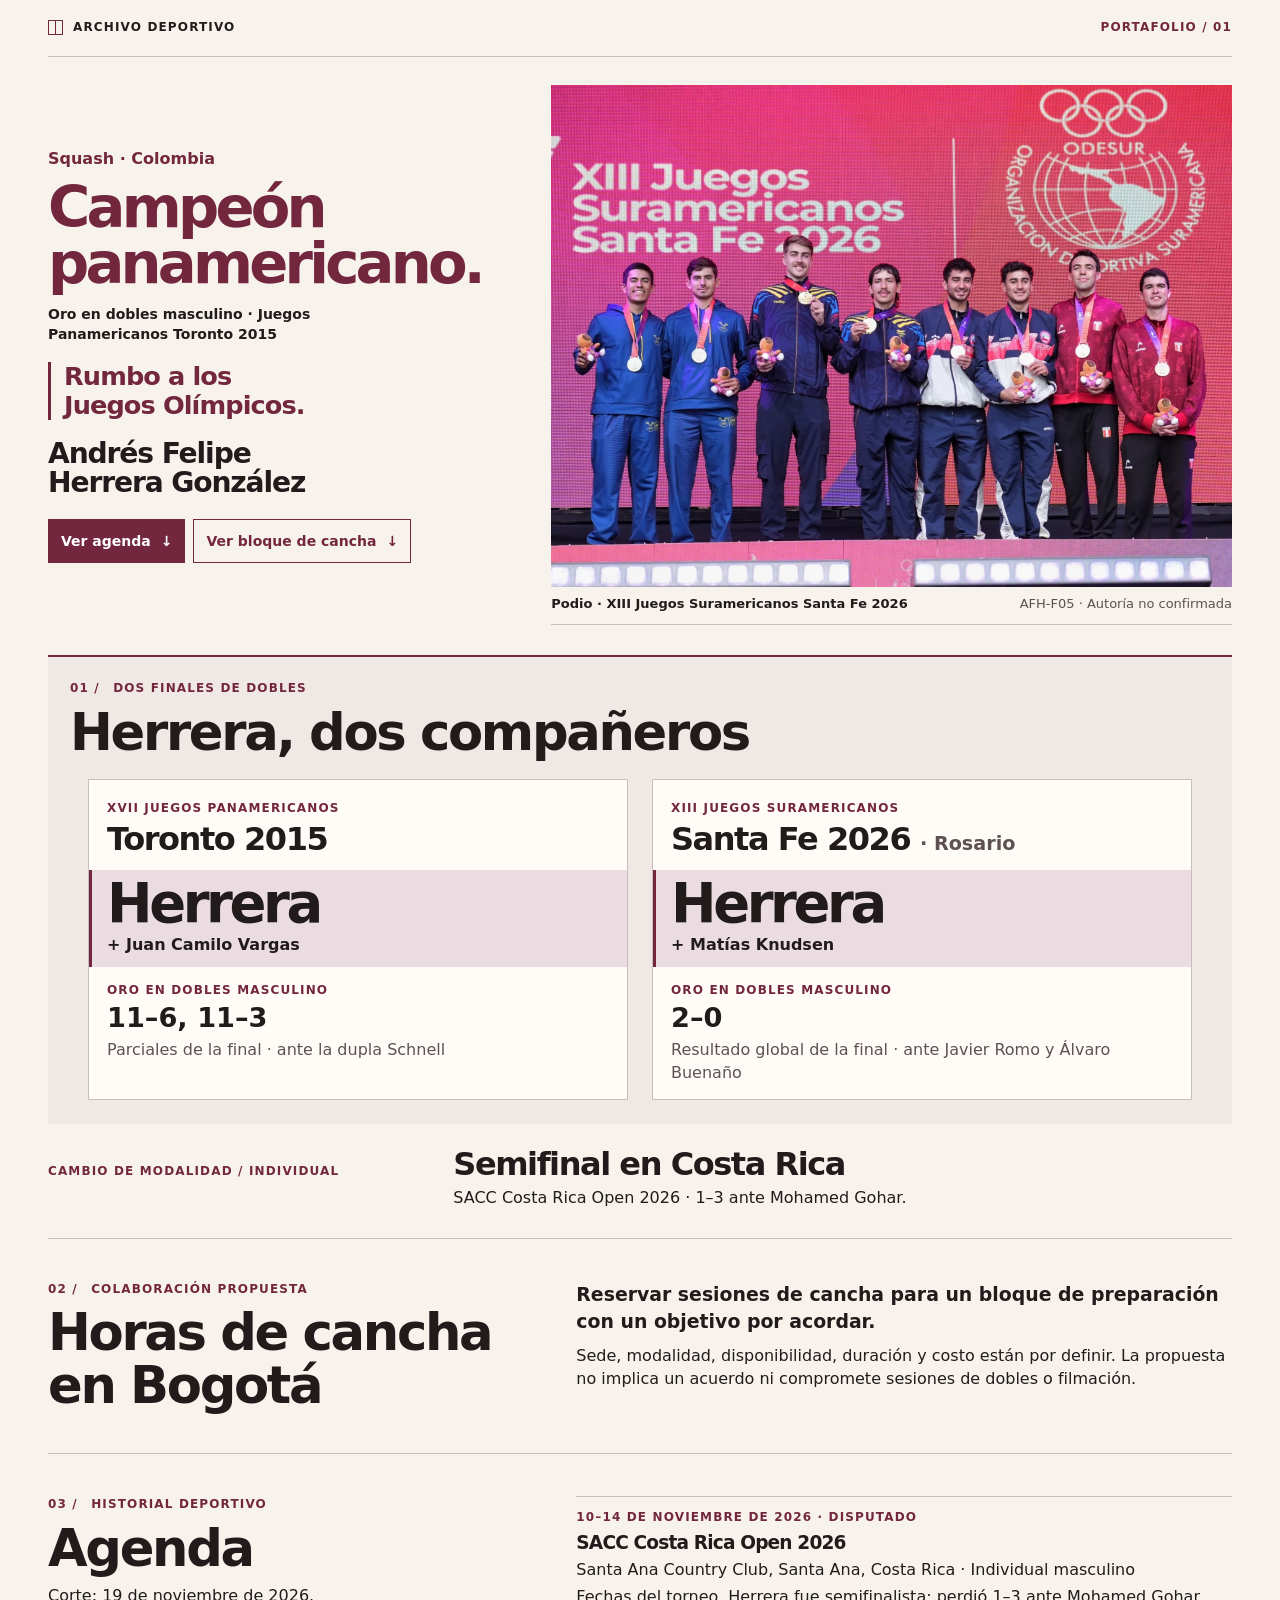
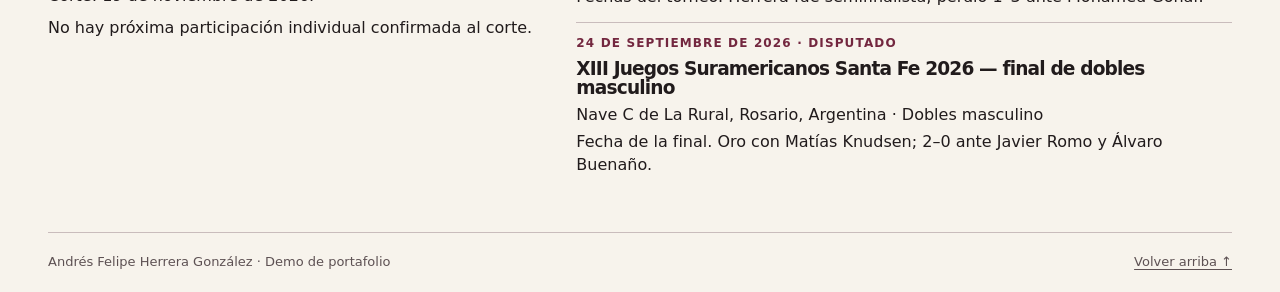
<file: qa08/01.html>
<!doctype html>
<html lang="es">
<head><base href="../01/"><script>
(()=>{
 const q=new URLSearchParams(location.search), phase=q.get('phase'), time=+q.get('t');
 const option=q.get('option');sessionStorage.removeItem('afh-motion08-opening-'+option);const nativeGet=Storage.prototype.getItem;Storage.prototype.getItem=function(k){return k==='afh-motion08-opening-'+option?null:nativeGet.call(this,k)};
 if(q.get('reduce')){const mm=window.matchMedia.bind(window);window.matchMedia=(s)=>s.includes('prefers-reduced-motion')?{matches:true,addEventListener(){}}:mm(s);}
 const native=Element.prototype.animate;
 window.qa08={calls:[],shifts:[],started:0};
 if('PerformanceObserver'in window)new PerformanceObserver(list=>list.getEntries().forEach(e=>{if(!e.hadRecentInput)qa08.shifts.push(e.value)})).observe({type:'layout-shift',buffered:true});
 Element.prototype.animate=function(frames,opts){
  const a=native.call(this,frames,opts);if(phase==='post'&&!this.matches('.motion08-leaf,.motion08-slice>span,.motion08-carrier')){const settled=Promise.resolve(a);Object.defineProperty(a,'finished',{get:()=>settled})}
  queueMicrotask(()=>{
   const isPost=a.id.endsWith('-post');qa08.calls.push({id:a.id,target:this.className,duration:opts.duration,delay:opts.delay,fill:opts.fill,frames});
   if((phase==='opening'&&!isPost)||(phase==='post'&&isPost)){a.pause();a.currentTime=time;}
   else if(phase!=='natural')a.finish();
  });return a;
 };
 addEventListener('load',()=>{setInterval(()=>{let o=document.getElementById('qa08-results');if(!o){o=document.createElement('output');o.hidden=true;o.id='qa08-results';document.body.append(o)};if(phase!=='post'||qa08.calls.some(a=>a.id.endsWith('-post'))||q.get('reduce'))o.dataset.ready='true';o.textContent=JSON.stringify({width:innerWidth,scrollWidth:document.documentElement.scrollWidth,images:[...document.images].map(i=>({src:i.getAttribute('src'),loaded:i.complete&&i.naturalWidth>0})),calls:qa08.calls,shifts:qa08.shifts,photo:document.querySelector('figure').getBoundingClientRect().toJSON(),post:[...document.querySelectorAll('.names,.result,.roster')].map(e=>e.getBoundingClientRect().toJSON())});},100);
  if(phase==='post')setTimeout(()=>{
   const target=document.querySelector(option==='01'?'#duplas .names':option==='02'?'#registro .result':'#modalidades [aria-labelledby="equipos"] .roster');
   target.scrollIntoView({block:'center'});
  },80);
 });
})();
</script>
<meta charset="utf-8"><meta name="viewport" content="width=device-width, initial-scale=1">
<meta name="description" content="Portafolio de squash de Andrés Felipe Herrera González: dos finales de dobles, historial deportivo y propuesta de preparación en cancha.">
<title>Andrés Felipe Herrera González · Squash</title>
<link rel="preload" as="image" href="assets/fotos/AFH-F05.webp">
<link rel="stylesheet" href="assets/estilo.css"><script src="assets/motion.js" defer></script>
</head>
<body>
<a class="skip" href="#contenido">Saltar al contenido</a>
<header class="wrap mast" id="inicio"><span class="mast-title"><span class="mark" aria-hidden="true"></span> Archivo deportivo</span><span class="folio">PORTAFOLIO / 01</span></header>
<main class="wrap" id="contenido">
<section class="hero" aria-labelledby="atleta">
  <div class="identity">
    <p class="discipline">Squash <span aria-hidden="true">·</span> Colombia</p>
    <div class="hero-positioning">
      <p class="hero-achievement">Campeón<br>panamericano.</p>
      <p class="hero-proof">Oro en dobles masculino · Juegos Panamericanos Toronto 2015</p>
      <p class="hero-goal">Rumbo a los<br>Juegos Olímpicos.</p>
    </div>
    <h1 id="atleta">Andrés Felipe<br>Herrera González</h1>
    
    
    <nav class="actions" aria-label="Accesos del portafolio"><a class="button primary" href="#agenda">Ver agenda <span aria-hidden="true">↓</span></a><a class="button" href="#cancha">Ver bloque de cancha <span aria-hidden="true">↓</span></a></nav>
  </div>
  <figure class="podium">
    <div class="plate"><div class="fields" aria-hidden="true"><div><i></i></div><div><i></i></div><div><i></i></div></div>
      <img id="foto" src="assets/fotos/AFH-F05.webp" width="1890" height="1395" alt="Grupo de medallistas en el podio, bajo la rotulación de los XIII Juegos Suramericanos Santa Fe 2026" fetchpriority="high">
    </div>
    <figcaption><strong id="pie-foto">Podio · XIII Juegos Suramericanos Santa Fe 2026</strong><span id="credito">AFH-F05 · Autoría no confirmada</span></figcaption>
  </figure>
</section>
<section id="duplas" class="pair" aria-labelledby="titulo-duplas">
  <p class="label section-label"><span>01 /</span> Dos finales de dobles</p>
  <h2 id="titulo-duplas">Herrera, dos compañeros</h2>
  <div class="cards">
    <article class="record toronto" aria-label="Toronto 2015">
      <header><span class="label">XVII Juegos Panamericanos</span><h3>Toronto 2015</h3></header>
      <div class="names"><i aria-hidden="true"></i><span class="surname"><span class="sr-only">Andrés Felipe Herrera</span><span class="motion08-sliced" aria-hidden="true"><span class="motion08-base">Herrera</span><span class="motion08-slices"><span class="motion08-slice" style="left:0%"><span style="left:0%">Herrera</span></span><span class="motion08-slice" style="left:25%"><span style="left:-100%">Herrera</span></span><span class="motion08-slice" style="left:50%"><span style="left:-200%">Herrera</span></span><span class="motion08-slice" style="left:75%"><span style="left:-300%">Herrera</span></span></span></span></span><strong><span aria-hidden="true">+ </span>Juan Camilo Vargas</strong></div>
      <div class="result"><p class="label">Oro en dobles masculino</p><p class="score">11–6, 11–3</p><p>Parciales de la final · ante la dupla Schnell</p></div>
    </article>
    <article class="record santafe" aria-label="Santa Fe 2026">
      <header><span class="label">XIII Juegos Suramericanos</span><h3>Santa Fe 2026 <small>· Rosario</small></h3></header>
      <div class="names"><i aria-hidden="true"></i><span class="surname"><span class="sr-only">Andrés Felipe Herrera</span><span class="motion08-sliced" aria-hidden="true"><span class="motion08-base">Herrera</span><span class="motion08-slices"><span class="motion08-slice" style="left:0%"><span style="left:0%">Herrera</span></span><span class="motion08-slice" style="left:25%"><span style="left:-100%">Herrera</span></span><span class="motion08-slice" style="left:50%"><span style="left:-200%">Herrera</span></span><span class="motion08-slice" style="left:75%"><span style="left:-300%">Herrera</span></span></span></span></span><strong><span aria-hidden="true">+ </span>Matías Knudsen</strong></div>
      <div class="result"><p class="label">Oro en dobles masculino</p><p class="score">2–0</p><p>Resultado global de la final · ante Javier Romo y Álvaro Buenaño</p></div>
    </article>
  </div>
</section>
<section class="solo" aria-labelledby="individual"><span class="label">Cambio de modalidad / Individual</span><div><h2 id="individual">Semifinal en Costa Rica</h2><p>SACC Costa Rica Open 2026 · 1–3 ante Mohamed Gohar.</p></div></section>
<section class="lower cancha" id="cancha" aria-labelledby="titulo-cancha">
  <div><p class="label section-label"><span>02 /</span> Colaboración propuesta</p><h2 id="titulo-cancha">Horas de cancha<br>en Bogotá</h2></div>
  <div class="lower-copy"><p class="lead">Reservar sesiones de cancha para un bloque de preparación con un objetivo por acordar.</p><p>Sede, modalidad, disponibilidad, duración y costo están por definir. La propuesta no implica un acuerdo ni compromete sesiones de dobles o filmación.</p></div>
</section>
<section class="lower agenda" id="agenda" aria-labelledby="titulo-agenda">
  <div><p class="label section-label"><span>03 /</span> Historial deportivo</p><h2 id="titulo-agenda">Agenda</h2>
<!-- corte:start -->
  <p>Corte: <time datetime="2026-11-19">19 de noviembre de 2026</time>.</p>
<!-- corte:end -->
  <p>No hay próxima participación individual confirmada al corte.</p></div>
  <div class="timeline">
<!-- agenda:start -->
    <article id="AFH-A03">
      <p class="label"><time datetime="2026-11-10">10</time>–<time datetime="2026-11-14">14 de noviembre de 2026</time> · Disputado</p>
      <h3>SACC Costa Rica Open 2026</h3>
      <p>Santa Ana Country Club, Santa Ana, Costa Rica · Individual masculino</p>
      <p>Fechas del torneo. Herrera fue semifinalista; perdió 1–3 ante Mohamed Gohar.</p>
    </article>
    <article id="AFH-A04">
      <p class="label"><time datetime="2026-09-24">24 de septiembre de 2026</time> · Disputado</p>
      <h3>XIII Juegos Suramericanos Santa Fe 2026 — final de dobles masculino</h3>
      <p>Nave C de La Rural, Rosario, Argentina · Dobles masculino</p>
      <p>Fecha de la final. Oro con Matías Knudsen; 2–0 ante Javier Romo y Álvaro Buenaño.</p>
    </article>
<!-- agenda:end -->
  </div>
</section>
</main>
<footer class="wrap footer"><span>Andrés Felipe Herrera González · Demo de portafolio</span><a href="#inicio">Volver arriba ↑</a></footer>
</body></html>
</file>
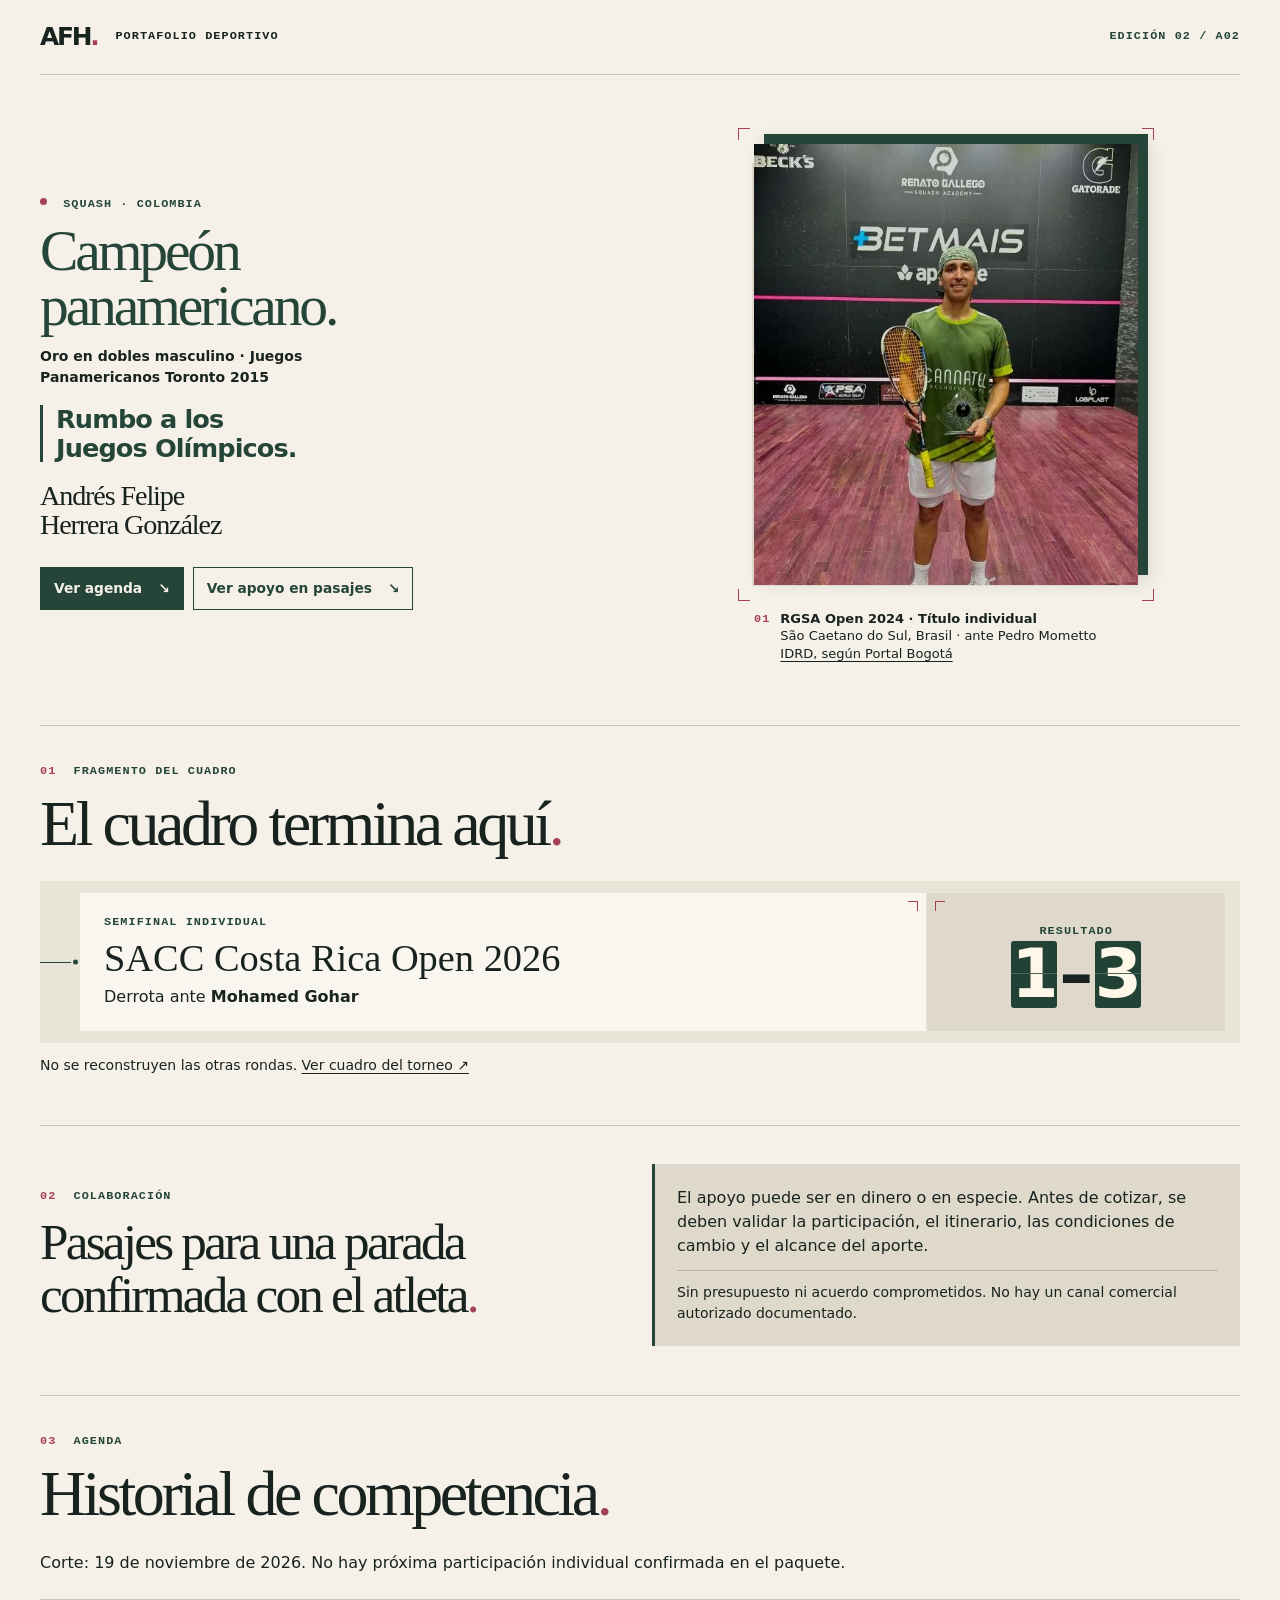
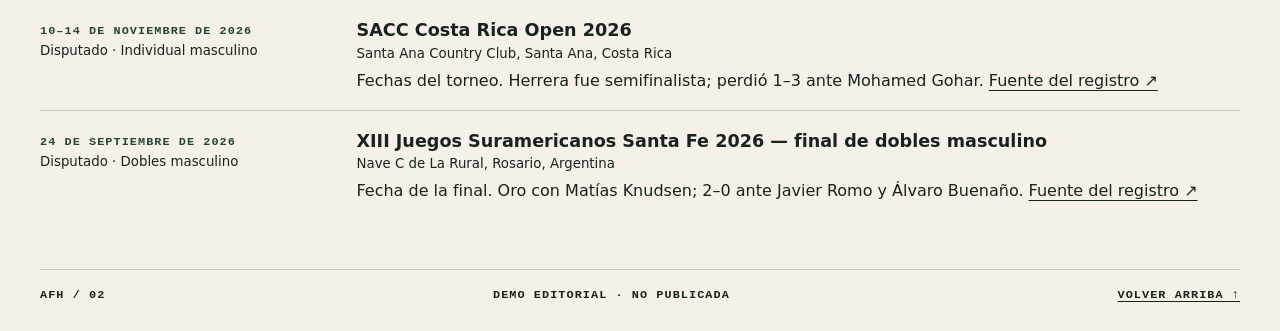
<file: qa08/02-sin-js.html>
<!doctype html>
<html lang="es">
<head><base href="../02/">
<meta charset="utf-8"><meta name="viewport" content="width=device-width, initial-scale=1">
<title>Andrés Felipe Herrera González · El cuadro termina aquí</title>
<meta name="description" content="Portafolio de squash de Andrés Felipe Herrera González. Archivo de competencia y propuesta de apoyo en pasajes.">
<link rel="stylesheet" href="assets/estilo.css">
</head>
<body>
<header class="shell mast"><a class="monogram" href="#inicio" aria-label="Volver al inicio">AFH<span>.</span></a><span class="mast-title">PORTAFOLIO DEPORTIVO</span><span class="index">EDICIÓN 02 / A02</span></header>
<main id="inicio" class="shell">
<section class="hero" aria-labelledby="nombre">
<div class="intro">
<p class="eyebrow"><span class="dot"></span> Squash · Colombia</p>
<div class="hero-positioning">
      <p class="hero-achievement">Campeón<br>panamericano.</p>
      <p class="hero-proof">Oro en dobles masculino · Juegos Panamericanos Toronto 2015</p>
      <p class="hero-goal">Rumbo a los<br>Juegos Olímpicos.</p>
    </div>
    <h1 id="nombre">Andrés Felipe<br class="desktop"> Herrera González</h1>


<nav class="actions" aria-label="Accesos del portafolio"><a class="button" href="#agenda">Ver agenda <span aria-hidden="true">↘</span></a><a class="button outline" href="#pasajes">Ver apoyo en pasajes <span aria-hidden="true">↘</span></a></nav>
</div>
<figure class="portrait" id="opening">
<div class="mount">
<div class="layer green" aria-hidden="true"></div><div class="layer paper" aria-hidden="true"></div>
<img id="retrato" src="assets/fotos/AFH-F01.webp" width="522" height="599" alt="Retrato del atleta con una raqueta y el trofeo del RGSA Open 2024." fetchpriority="high">
<div class="register" aria-hidden="true"><i></i><i></i><i></i><i></i></div>
</div>
<figcaption><span class="fig-num" aria-hidden="true">01</span><div><strong>RGSA Open 2024 · Título individual</strong><br>São Caetano do Sul, Brasil · ante Pedro Mometto<br><a href="https://bogota.gov.co/mi-ciudad/cultura-recreacion-y-deporte/deportistas-del-equipo-bogota-nuevas-victorias-en-tenis">IDRD, según Portal Bogotá</a></div></figcaption>
</figure>
</section>
<section class="section fragment" aria-labelledby="fragmento">
<p class="eyebrow"><span class="section-num">01</span> Fragmento del cuadro</p>
<h2 id="fragmento">El cuadro termina aquí<span>.</span></h2>
<div class="match" id="registro">
<div class="rail" aria-hidden="true"><i></i><b></b></div>
<div class="plates">
<div class="game"><div class="plate phase" aria-hidden="true"></div><p class="eyebrow">Semifinal individual</p><h3>SACC Costa Rica Open 2026</h3><p>Derrota ante <strong>Mohamed Gohar</strong></p></div>
<div class="result"><div class="plate score" aria-hidden="true"></div><span class="eyebrow">Resultado</span><span class="digits" aria-hidden="true"><span class="motion08-rotor" data-digit="1"><span class="motion08-half motion08-top"><span>1</span></span><span class="motion08-half motion08-bottom"><span>1</span></span></span><span class="motion08-dash">–</span><span class="motion08-rotor" data-digit="3"><span class="motion08-half motion08-top"><span>3</span></span><span class="motion08-half motion08-bottom"><span>3</span></span></span></span><span class="sr">Uno a tres</span></div>
</div></div>
<p class="footnote">No se reconstruyen las otras rondas. <a href="https://followsquash.com/tournaments/212?draw=male&amp;player=190">Ver cuadro del torneo ↗</a></p>
</section>
<section class="section support" id="pasajes" aria-labelledby="apoyo">
<div><p class="eyebrow"><span class="section-num">02</span> Colaboración</p><h2 id="apoyo">Pasajes para una parada confirmada con el atleta<span>.</span></h2></div>
<div class="support-copy"><p>El apoyo puede ser en dinero o en especie. Antes de cotizar, se deben validar la participación, el itinerario, las condiciones de cambio y el alcance del aporte.</p><p class="support-note">Sin presupuesto ni acuerdo comprometidos. No hay un canal comercial autorizado documentado.</p></div>
</section>
<section class="section agenda" id="agenda" aria-labelledby="titulo-agenda">
<p class="eyebrow"><span class="section-num">03</span> Agenda</p><h2 id="titulo-agenda">Historial de competencia<span>.</span></h2>
<p class="agenda-intro">Corte: <time datetime="2026-11-19">19 de noviembre de 2026</time>. No hay próxima participación individual confirmada en el paquete.</p>
<!-- agenda:inicio -->
<article class="event" data-id="AFH-A03">
<div><p class="eyebrow"><time datetime="2026-11-10">10</time>–<time datetime="2026-11-14">14 de noviembre de 2026</time></p><small>Disputado · Individual masculino</small></div>
<div><h3>SACC Costa Rica Open 2026</h3><small>Santa Ana Country Club, Santa Ana, Costa Rica</small><p>Fechas del torneo. Herrera fue semifinalista; perdió 1–3 ante Mohamed Gohar. <a href="https://followsquash.com/tournaments/212?draw=male&amp;player=190">Fuente del registro ↗</a></p></div>
</article>
<article class="event" data-id="AFH-A04">
<div><p class="eyebrow"><time datetime="2026-09-24">24 de septiembre de 2026</time></p><small>Disputado · Dobles masculino</small></div>
<div><h3>XIII Juegos Suramericanos Santa Fe 2026 — final de dobles masculino</h3><small>Nave C de La Rural, Rosario, Argentina</small><p>Fecha de la final. Oro con Matías Knudsen; 2–0 ante Javier Romo y Álvaro Buenaño. <a href="https://santafe2026.ar/es/noticias/colombia-paraguay-y-ecuador-se-coronaron-con-el-oro-en-las-finales-de-squash">Fuente del registro ↗</a></p></div>
</article>
<!-- agenda:fin -->
</section>
</main>
<footer class="shell footer"><span>AFH / 02</span><span>Demo editorial · no publicada</span><a href="#inicio">Volver arriba ↑</a></footer>
</body></html>
</file>
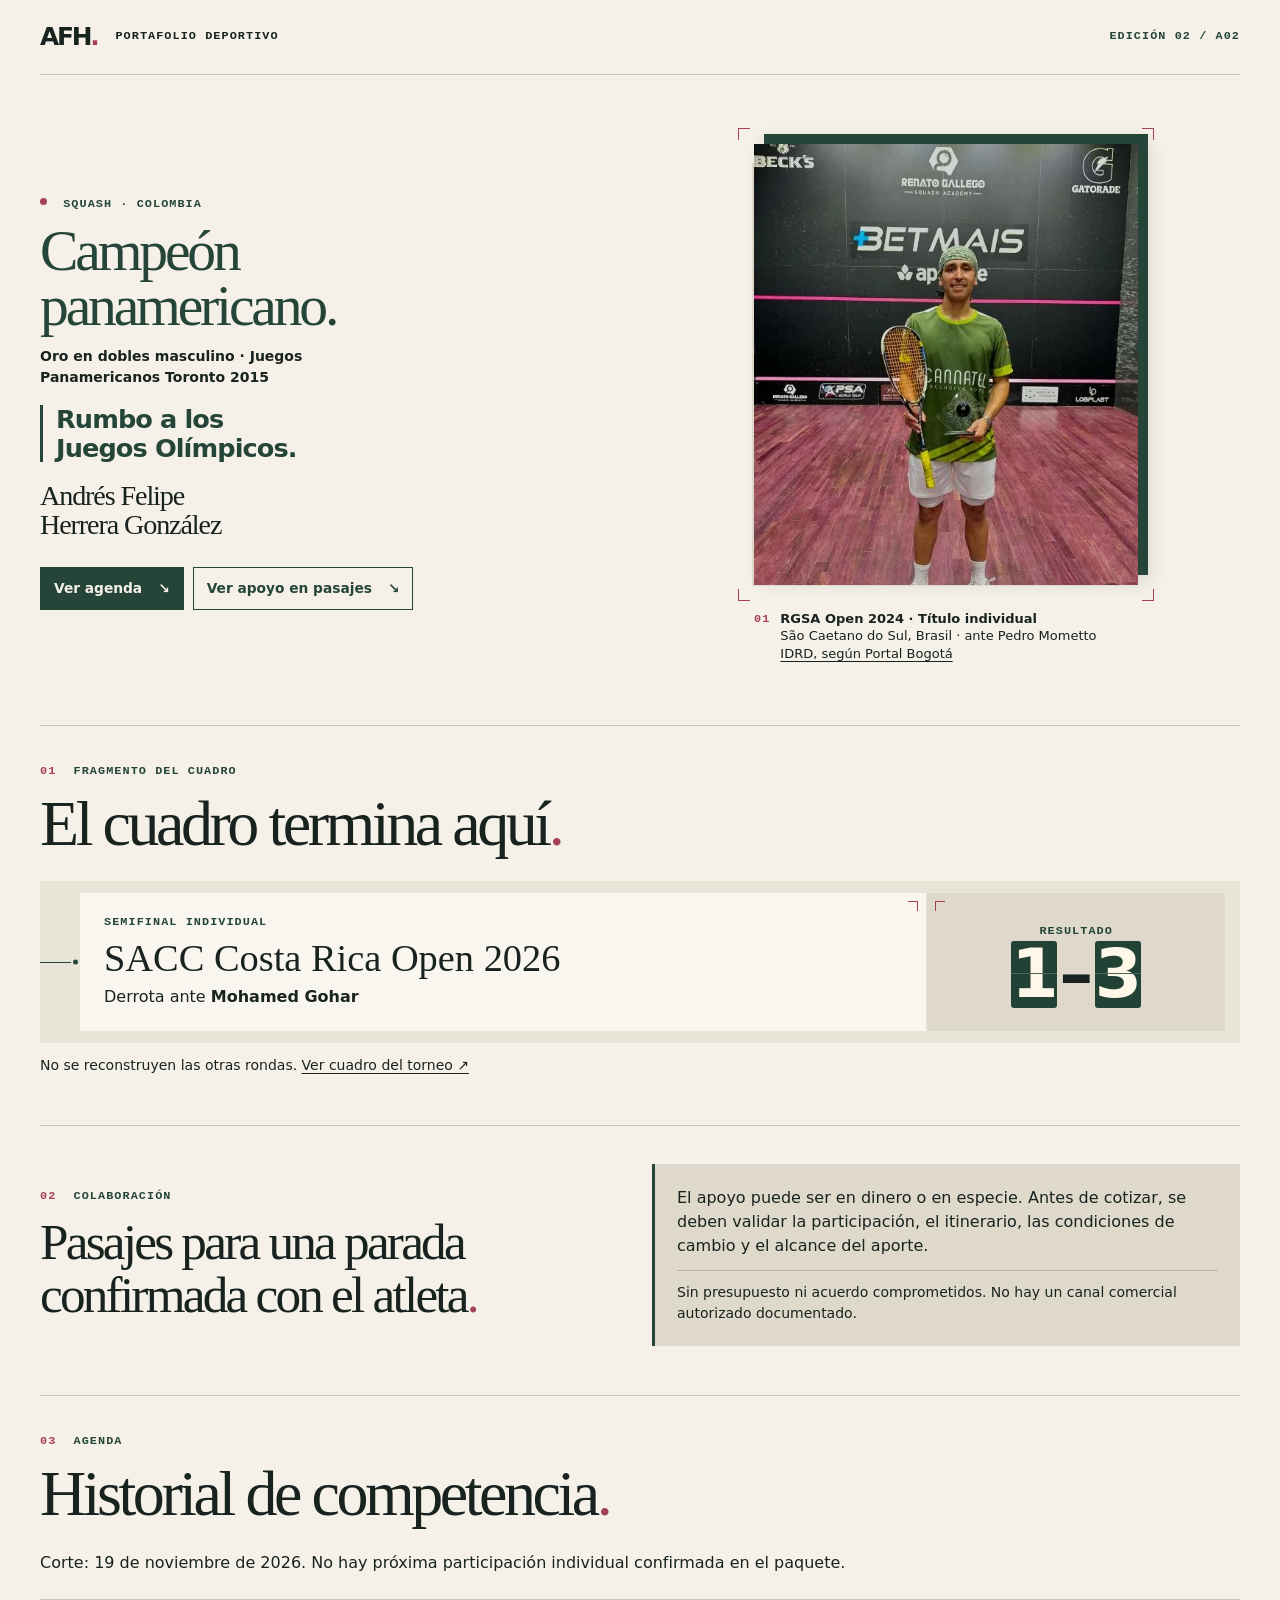
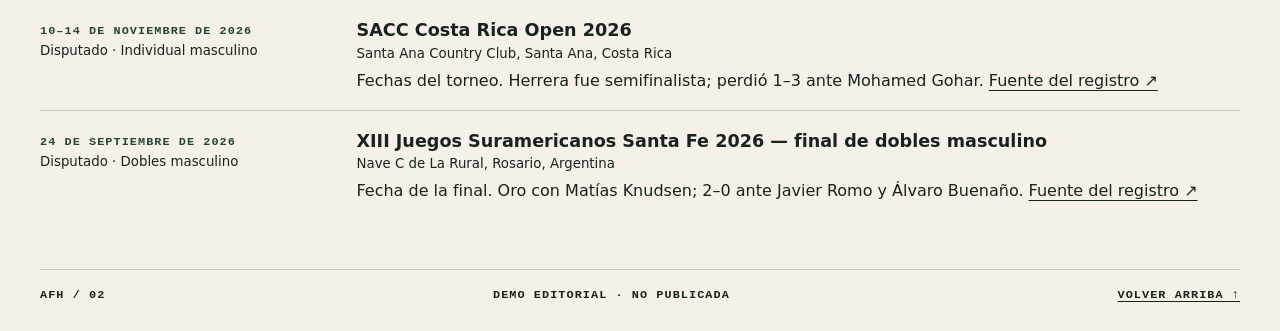
<file: qa08/02.html>
<!doctype html>
<html lang="es">
<head><base href="../02/"><script>
(()=>{
 const q=new URLSearchParams(location.search), phase=q.get('phase'), time=+q.get('t');
 const option=q.get('option');sessionStorage.removeItem('afh-motion08-opening-'+option);const nativeGet=Storage.prototype.getItem;Storage.prototype.getItem=function(k){return k==='afh-motion08-opening-'+option?null:nativeGet.call(this,k)};
 if(q.get('reduce')){const mm=window.matchMedia.bind(window);window.matchMedia=(s)=>s.includes('prefers-reduced-motion')?{matches:true,addEventListener(){}}:mm(s);}
 const native=Element.prototype.animate;
 window.qa08={calls:[],shifts:[],started:0};
 if('PerformanceObserver'in window)new PerformanceObserver(list=>list.getEntries().forEach(e=>{if(!e.hadRecentInput)qa08.shifts.push(e.value)})).observe({type:'layout-shift',buffered:true});
 Element.prototype.animate=function(frames,opts){
  const a=native.call(this,frames,opts);if(phase==='post'&&!this.matches('.motion08-leaf,.motion08-slice>span,.motion08-carrier')){const settled=Promise.resolve(a);Object.defineProperty(a,'finished',{get:()=>settled})}
  queueMicrotask(()=>{
   const isPost=a.id.endsWith('-post');qa08.calls.push({id:a.id,target:this.className,duration:opts.duration,delay:opts.delay,fill:opts.fill,frames});
   if((phase==='opening'&&!isPost)||(phase==='post'&&isPost)){a.pause();a.currentTime=time;}
   else if(phase!=='natural')a.finish();
  });return a;
 };
 addEventListener('load',()=>{setInterval(()=>{let o=document.getElementById('qa08-results');if(!o){o=document.createElement('output');o.hidden=true;o.id='qa08-results';document.body.append(o)};if(phase!=='post'||qa08.calls.some(a=>a.id.endsWith('-post'))||q.get('reduce'))o.dataset.ready='true';o.textContent=JSON.stringify({width:innerWidth,scrollWidth:document.documentElement.scrollWidth,images:[...document.images].map(i=>({src:i.getAttribute('src'),loaded:i.complete&&i.naturalWidth>0})),calls:qa08.calls,shifts:qa08.shifts,photo:document.querySelector('figure').getBoundingClientRect().toJSON(),post:[...document.querySelectorAll('.names,.result,.roster')].map(e=>e.getBoundingClientRect().toJSON())});},100);
  if(phase==='post')setTimeout(()=>{
   const target=document.querySelector(option==='01'?'#duplas .names':option==='02'?'#registro .result':'#modalidades [aria-labelledby="equipos"] .roster');
   target.scrollIntoView({block:'center'});
  },80);
 });
})();
</script>
<meta charset="utf-8"><meta name="viewport" content="width=device-width, initial-scale=1">
<title>Andrés Felipe Herrera González · El cuadro termina aquí</title>
<meta name="description" content="Portafolio de squash de Andrés Felipe Herrera González. Archivo de competencia y propuesta de apoyo en pasajes.">
<link rel="stylesheet" href="assets/estilo.css"><script defer src="assets/motion.js"></script>
</head>
<body>
<header class="shell mast"><a class="monogram" href="#inicio" aria-label="Volver al inicio">AFH<span>.</span></a><span class="mast-title">PORTAFOLIO DEPORTIVO</span><span class="index">EDICIÓN 02 / A02</span></header>
<main id="inicio" class="shell">
<section class="hero" aria-labelledby="nombre">
<div class="intro">
<p class="eyebrow"><span class="dot"></span> Squash · Colombia</p>
<div class="hero-positioning">
      <p class="hero-achievement">Campeón<br>panamericano.</p>
      <p class="hero-proof">Oro en dobles masculino · Juegos Panamericanos Toronto 2015</p>
      <p class="hero-goal">Rumbo a los<br>Juegos Olímpicos.</p>
    </div>
    <h1 id="nombre">Andrés Felipe<br class="desktop"> Herrera González</h1>


<nav class="actions" aria-label="Accesos del portafolio"><a class="button" href="#agenda">Ver agenda <span aria-hidden="true">↘</span></a><a class="button outline" href="#pasajes">Ver apoyo en pasajes <span aria-hidden="true">↘</span></a></nav>
</div>
<figure class="portrait" id="opening">
<div class="mount">
<div class="layer green" aria-hidden="true"></div><div class="layer paper" aria-hidden="true"></div>
<img id="retrato" src="assets/fotos/AFH-F01.webp" width="522" height="599" alt="Retrato del atleta con una raqueta y el trofeo del RGSA Open 2024." fetchpriority="high">
<div class="register" aria-hidden="true"><i></i><i></i><i></i><i></i></div>
</div>
<figcaption><span class="fig-num" aria-hidden="true">01</span><div><strong>RGSA Open 2024 · Título individual</strong><br>São Caetano do Sul, Brasil · ante Pedro Mometto<br><a href="https://bogota.gov.co/mi-ciudad/cultura-recreacion-y-deporte/deportistas-del-equipo-bogota-nuevas-victorias-en-tenis">IDRD, según Portal Bogotá</a></div></figcaption>
</figure>
</section>
<section class="section fragment" aria-labelledby="fragmento">
<p class="eyebrow"><span class="section-num">01</span> Fragmento del cuadro</p>
<h2 id="fragmento">El cuadro termina aquí<span>.</span></h2>
<div class="match" id="registro">
<div class="rail" aria-hidden="true"><i></i><b></b></div>
<div class="plates">
<div class="game"><div class="plate phase" aria-hidden="true"></div><p class="eyebrow">Semifinal individual</p><h3>SACC Costa Rica Open 2026</h3><p>Derrota ante <strong>Mohamed Gohar</strong></p></div>
<div class="result"><div class="plate score" aria-hidden="true"></div><span class="eyebrow">Resultado</span><span class="digits" aria-hidden="true"><span class="motion08-rotor" data-digit="1"><span class="motion08-half motion08-top"><span>1</span></span><span class="motion08-half motion08-bottom"><span>1</span></span></span><span class="motion08-dash">–</span><span class="motion08-rotor" data-digit="3"><span class="motion08-half motion08-top"><span>3</span></span><span class="motion08-half motion08-bottom"><span>3</span></span></span></span><span class="sr">Uno a tres</span></div>
</div></div>
<p class="footnote">No se reconstruyen las otras rondas. <a href="https://followsquash.com/tournaments/212?draw=male&amp;player=190">Ver cuadro del torneo ↗</a></p>
</section>
<section class="section support" id="pasajes" aria-labelledby="apoyo">
<div><p class="eyebrow"><span class="section-num">02</span> Colaboración</p><h2 id="apoyo">Pasajes para una parada confirmada con el atleta<span>.</span></h2></div>
<div class="support-copy"><p>El apoyo puede ser en dinero o en especie. Antes de cotizar, se deben validar la participación, el itinerario, las condiciones de cambio y el alcance del aporte.</p><p class="support-note">Sin presupuesto ni acuerdo comprometidos. No hay un canal comercial autorizado documentado.</p></div>
</section>
<section class="section agenda" id="agenda" aria-labelledby="titulo-agenda">
<p class="eyebrow"><span class="section-num">03</span> Agenda</p><h2 id="titulo-agenda">Historial de competencia<span>.</span></h2>
<p class="agenda-intro">Corte: <time datetime="2026-11-19">19 de noviembre de 2026</time>. No hay próxima participación individual confirmada en el paquete.</p>
<!-- agenda:inicio -->
<article class="event" data-id="AFH-A03">
<div><p class="eyebrow"><time datetime="2026-11-10">10</time>–<time datetime="2026-11-14">14 de noviembre de 2026</time></p><small>Disputado · Individual masculino</small></div>
<div><h3>SACC Costa Rica Open 2026</h3><small>Santa Ana Country Club, Santa Ana, Costa Rica</small><p>Fechas del torneo. Herrera fue semifinalista; perdió 1–3 ante Mohamed Gohar. <a href="https://followsquash.com/tournaments/212?draw=male&amp;player=190">Fuente del registro ↗</a></p></div>
</article>
<article class="event" data-id="AFH-A04">
<div><p class="eyebrow"><time datetime="2026-09-24">24 de septiembre de 2026</time></p><small>Disputado · Dobles masculino</small></div>
<div><h3>XIII Juegos Suramericanos Santa Fe 2026 — final de dobles masculino</h3><small>Nave C de La Rural, Rosario, Argentina</small><p>Fecha de la final. Oro con Matías Knudsen; 2–0 ante Javier Romo y Álvaro Buenaño. <a href="https://santafe2026.ar/es/noticias/colombia-paraguay-y-ecuador-se-coronaron-con-el-oro-en-las-finales-de-squash">Fuente del registro ↗</a></p></div>
</article>
<!-- agenda:fin -->
</section>
</main>
<footer class="shell footer"><span>AFH / 02</span><span>Demo editorial · no publicada</span><a href="#inicio">Volver arriba ↑</a></footer>
</body></html>
</file>
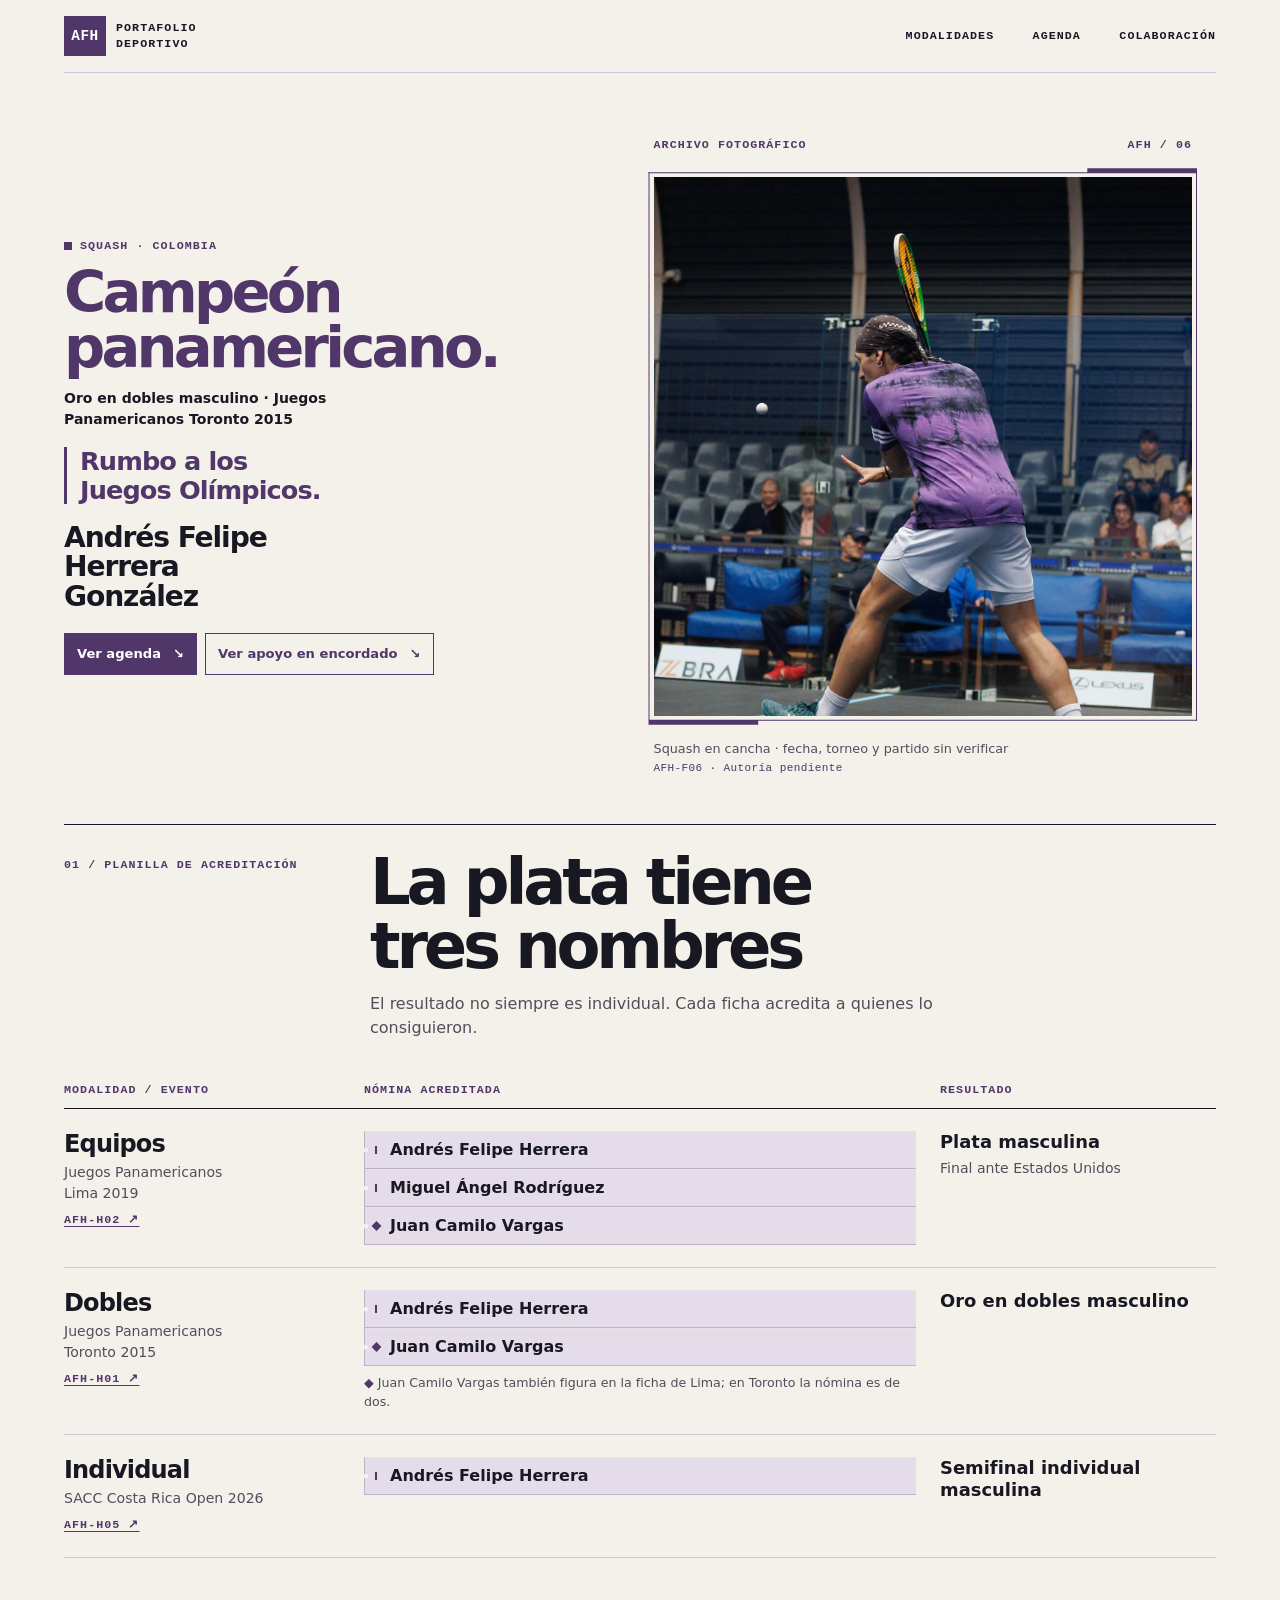
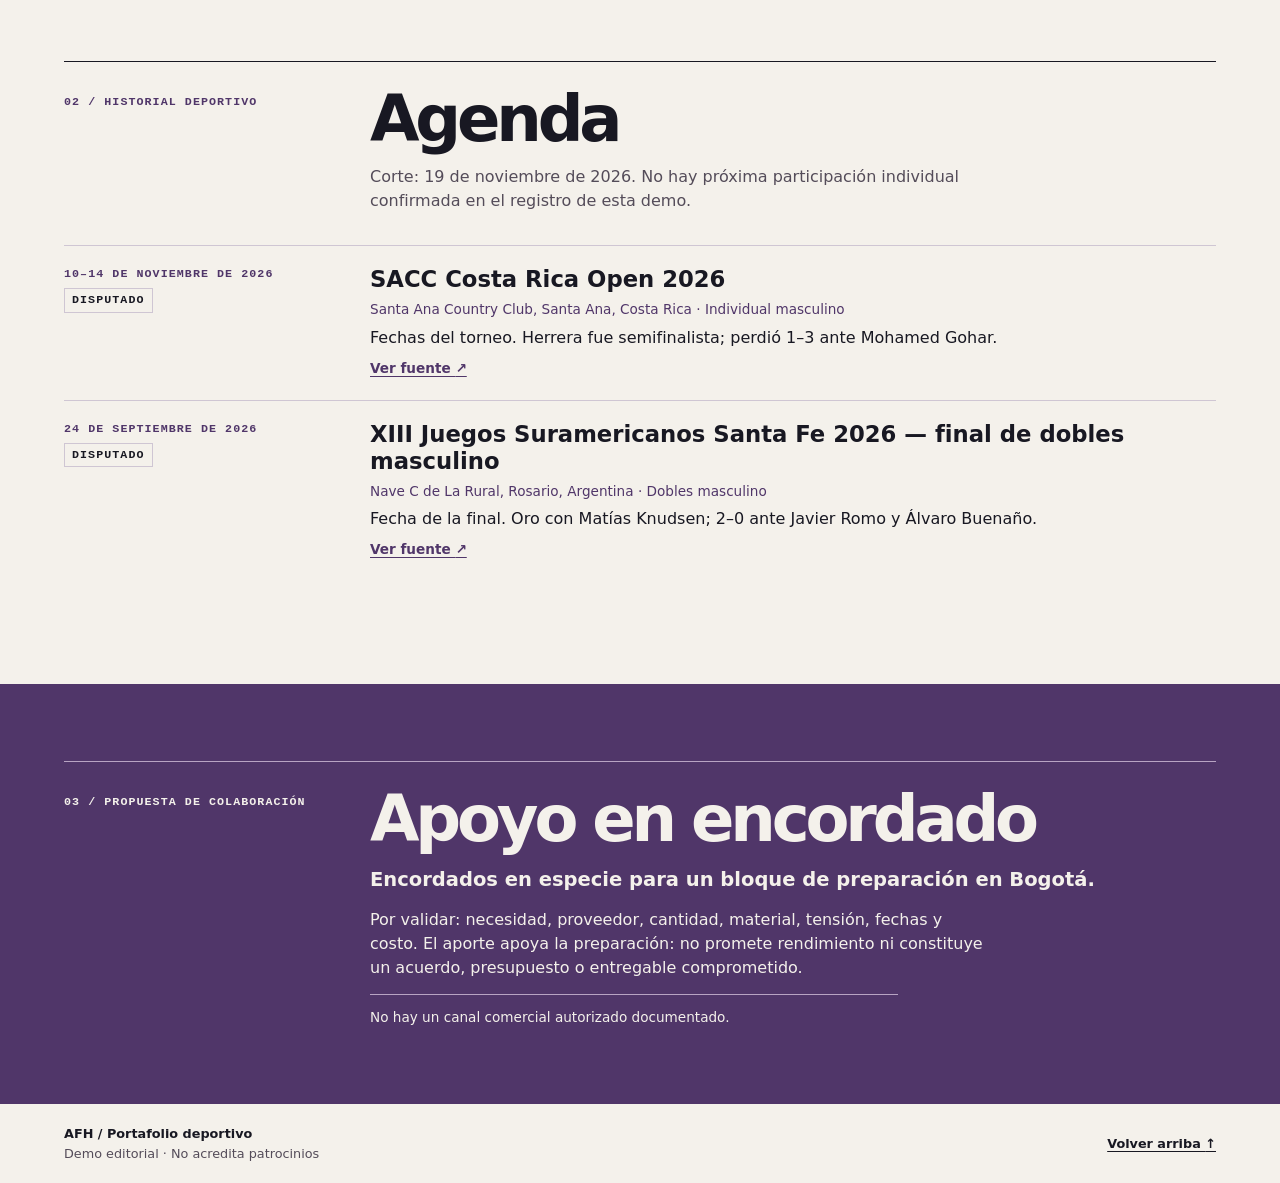
<file: qa08/03-sin-js.html>
<!doctype html>
<html lang="es">
<head><base href="../03/">
<meta charset="utf-8">
<meta name="viewport" content="width=device-width, initial-scale=1">
<meta name="description" content="Portafolio de squash · Andrés Felipe Herrera González. Resultados por modalidad, historial y propuesta de colaboración.">
<meta name="color-scheme" content="light">
<title>Andrés Felipe Herrera González · Squash</title>
<link rel="stylesheet" href="./assets/estilos.css">

</head>
<body id="inicio">
<a class="skip" href="#contenido">Saltar al contenido</a>
<header class="mast wrap">
  <a class="brand" href="#inicio" aria-label="AFH, inicio"><span class="brand-mark" aria-hidden="true">AFH</span><span>PORTAFOLIO<br>DEPORTIVO</span></a>
  <nav aria-label="Navegación principal"><a href="#modalidades">Modalidades</a><a href="#agenda">Agenda</a><a href="#colaboracion">Colaboración</a></nav>
</header>
<main id="contenido">
<section class="hero wrap" aria-labelledby="nombre">
  <div class="hero-copy">
    <p class="eyebrow sport"><span aria-hidden="true"></span> Squash · Colombia</p>
    <div class="hero-positioning">
      <p class="hero-achievement">Campeón<br>panamericano.</p>
      <p class="hero-proof">Oro en dobles masculino · Juegos Panamericanos Toronto 2015</p>
      <p class="hero-goal">Rumbo a los<br>Juegos Olímpicos.</p>
    </div>
    <h1 id="nombre">Andrés Felipe<br>Herrera<br class="desktop-br"> González</h1>
    
    
    <div class="actions"><a class="button solid" href="#agenda">Ver agenda <span aria-hidden="true">↘</span></a><a class="button" href="#colaboracion">Ver apoyo en encordado <span aria-hidden="true">↘</span></a></div>
  </div>
  <figure class="hero-figure">
    <div class="figure-top eyebrow" aria-hidden="true"><span>Archivo fotográfico</span><span>AFH / 06</span></div>
    <div class="photo-stage"><div class="photo-square"><div class="plate upper" aria-hidden="true"></div><div class="plate lower" aria-hidden="true"></div><img id="foto-hero" src="./assets/fotos/AFH-F06.webp" width="1440" height="1440" fetchpriority="high" alt="Escena de squash en cancha, con la pelota a la izquierda y la raqueta elevada"></div></div>
    <figcaption>Squash en cancha · fecha, torneo y partido sin verificar <span>AFH-F06 · Autoría pendiente</span></figcaption>
  </figure>
</section>
<section id="modalidades" class="ledger wrap" aria-labelledby="ledger-title">
  <div class="section-head"><p class="eyebrow">01 / Planilla de acreditación</p><div><h2 id="ledger-title">La plata tiene<br> tres nombres</h2><p>El resultado no siempre es individual. Cada ficha acredita a quienes lo consiguieron.</p></div></div>
  <div class="ledger-labels eyebrow" aria-hidden="true"><span>Modalidad / evento</span><span>Nómina acreditada</span><span>Resultado</span></div>
  <article class="record" aria-labelledby="equipos">
    <div><h3 id="equipos">Equipos</h3><p>Juegos Panamericanos<br>Lima 2019</p><a class="source" href="https://www.mindeporte.gov.co/sala-de-prensa/archivo-noticias/especial-juegos-panamericanos/el-squash-protagonista-para-colombia-en-los-juegos-panamericanos" aria-label="Fuente AFH-H02, Lima 2019">AFH-H02 ↗</a></div>
    <ul class="roster"><li class="motion08-row"><span class="motion08-carrier"><i class="strip" aria-hidden="true"></i><span>Andrés Felipe Herrera</span></span></li><li class="motion08-row"><span class="motion08-carrier"><i class="strip" aria-hidden="true"></i><span>Miguel Ángel Rodríguez</span></span></li><li class="shared motion08-row"><span class="motion08-carrier"><i class="strip" aria-hidden="true"></i><span>Juan Camilo Vargas</span></span></li></ul>
    <div class="result"><strong>Plata masculina</strong><p>Final ante Estados Unidos</p></div>
  </article>
  <article class="record" aria-labelledby="dobles">
    <div><h3 id="dobles">Dobles</h3><p>Juegos Panamericanos<br>Toronto 2015</p><a class="source" href="https://www.squashinfo.com/latest-news/6653-herrera-vargas-grainger-sobhy-win-doubles-panam-games-gold" aria-label="Fuente AFH-H01, Toronto 2015">AFH-H01 ↗</a></div>
    <div><ul class="roster"><li><i class="strip" aria-hidden="true"></i><span>Andrés Felipe Herrera</span></li><li class="shared"><i class="strip" aria-hidden="true"></i><span>Juan Camilo Vargas</span></li></ul><p class="bridge"><span aria-hidden="true">◆</span> Juan Camilo Vargas también figura en la ficha de Lima; en Toronto la nómina es de dos.</p></div>
    <div class="result"><strong>Oro en dobles masculino</strong></div>
  </article>
  <article class="record" aria-labelledby="individual">
    <div><h3 id="individual">Individual</h3><p>SACC Costa Rica Open 2026</p><a class="source" href="https://followsquash.com/tournaments/212?draw=male&amp;player=190" aria-label="Fuente AFH-H05, Costa Rica 2026">AFH-H05 ↗</a></div>
    <ul class="roster"><li><i class="strip" aria-hidden="true"></i><span>Andrés Felipe Herrera</span></li></ul>
    <div class="result"><strong>Semifinal individual masculina</strong></div>
  </article>
</section>
<section id="agenda" class="agenda wrap" aria-labelledby="agenda-title">
  <div class="section-head"><p class="eyebrow">02 / Historial deportivo</p><div><h2 id="agenda-title">Agenda</h2><p>Corte: <!--corte:inicio-->19 de noviembre de 2026<!--corte:fin-->. No hay próxima participación individual confirmada en el registro de esta demo.</p></div></div>
  <ul class="entries"><!--historial:inicio-->
<li class="entry" id="AFH-A03"><div><time datetime="2026-11-10">10–14 de noviembre de 2026</time><span class="status">Disputado</span></div><div><h3>SACC Costa Rica Open 2026</h3><p class="entry-meta">Santa Ana Country Club, Santa Ana, Costa Rica · Individual masculino</p><p>Fechas del torneo. Herrera fue semifinalista; perdió 1–3 ante Mohamed Gohar.</p><a href="https://followsquash.com/tournaments/212?draw=male&amp;player=190">Ver fuente <span aria-hidden="true">↗</span></a></div></li>
<li class="entry" id="AFH-A04"><div><time datetime="2026-09-24">24 de septiembre de 2026</time><span class="status">Disputado</span></div><div><h3>XIII Juegos Suramericanos Santa Fe 2026 — final de dobles masculino</h3><p class="entry-meta">Nave C de La Rural, Rosario, Argentina · Dobles masculino</p><p>Fecha de la final. Oro con Matías Knudsen; 2–0 ante Javier Romo y Álvaro Buenaño.</p><a href="https://santafe2026.ar/es/noticias/colombia-paraguay-y-ecuador-se-coronaron-con-el-oro-en-las-finales-de-squash">Ver fuente <span aria-hidden="true">↗</span></a></div></li>
<!--historial:fin--></ul>
</section>
<section id="colaboracion" class="collab" aria-labelledby="collab-title">
  <div class="wrap section-head"><p class="eyebrow">03 / Propuesta de colaboración</p><div><h2 id="collab-title">Apoyo en encordado</h2><p class="lead">Encordados en especie para un bloque de preparación en Bogotá.</p><p>Por validar: necesidad, proveedor, cantidad, material, tensión, fechas y costo. El aporte apoya la preparación: no promete rendimiento ni constituye un acuerdo, presupuesto o entregable comprometido.</p><p class="channel">No hay un canal comercial autorizado documentado.</p></div></div>
</section>
</main>
<footer class="wrap foot"><p>AFH / Portafolio deportivo<br><span>Demo editorial · No acredita patrocinios</span></p><a href="#inicio">Volver arriba <span aria-hidden="true">↑</span></a></footer>
</body>
</html>
</file>
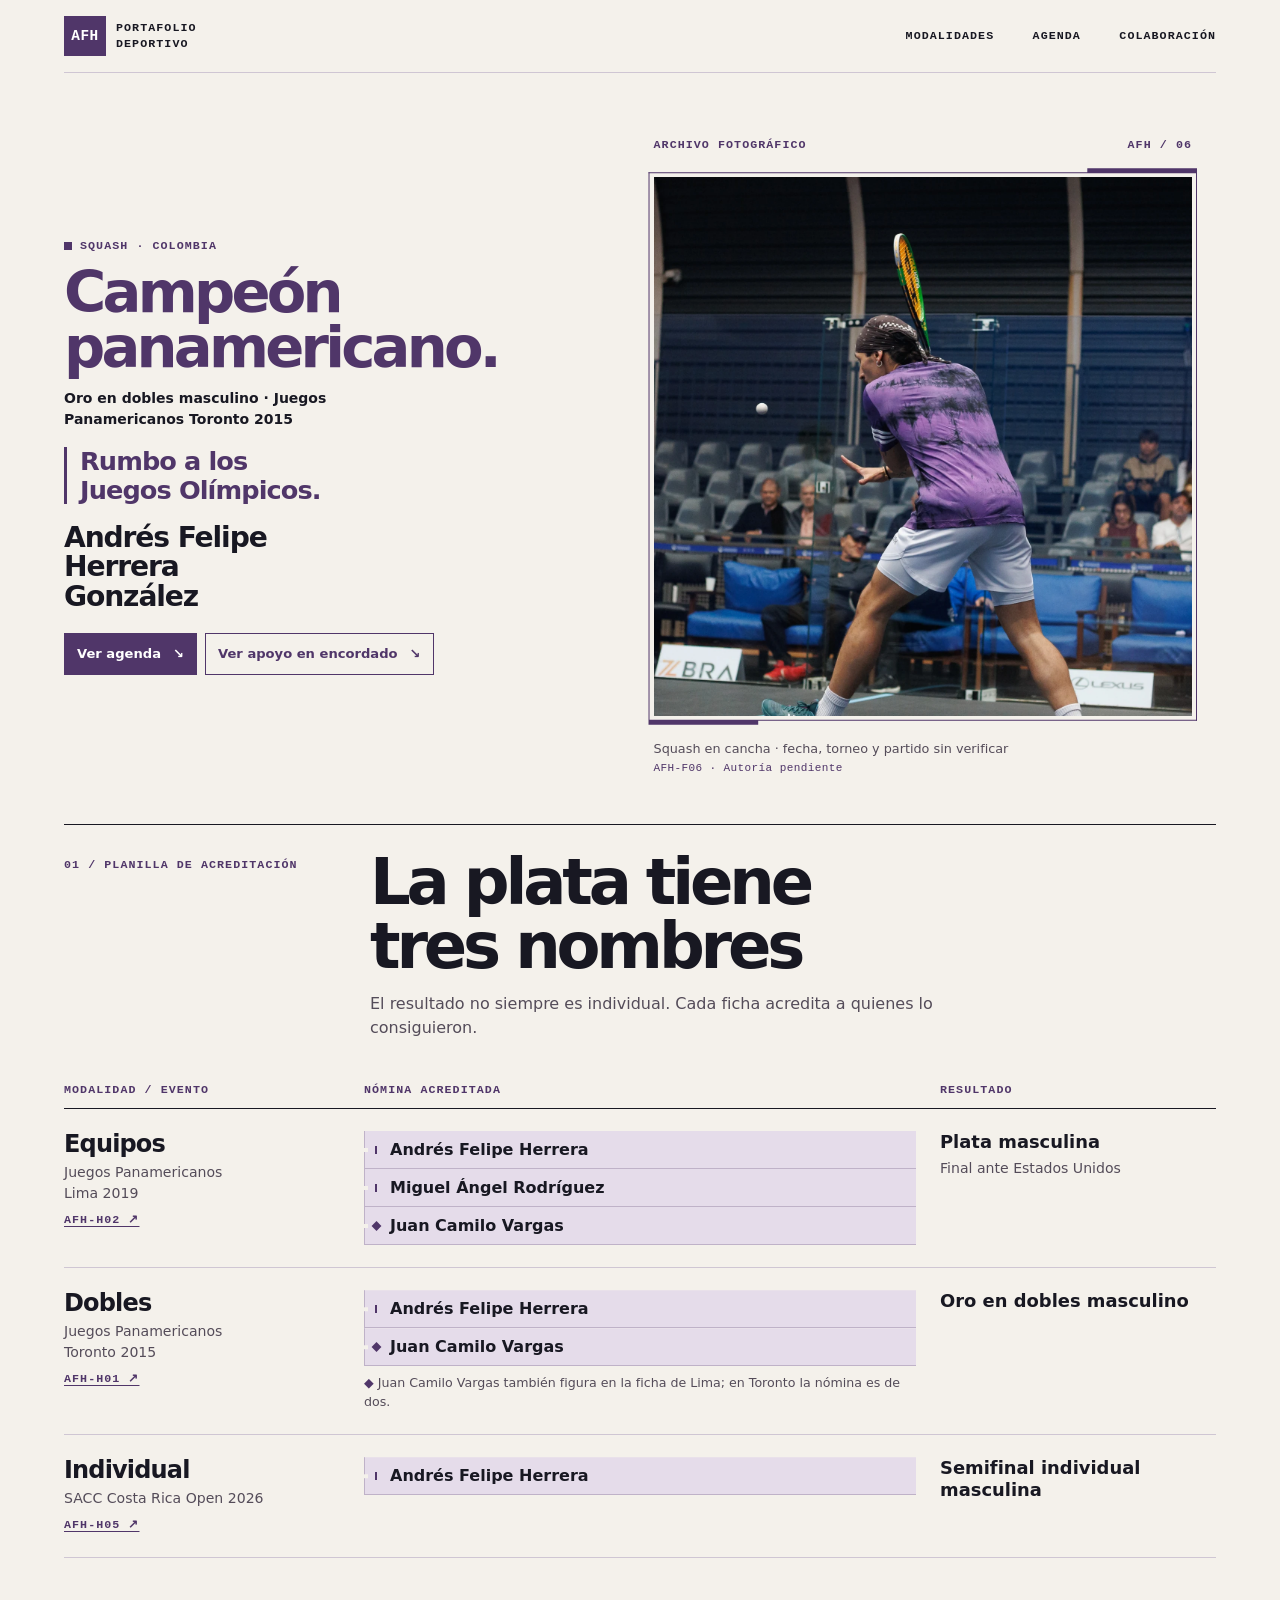
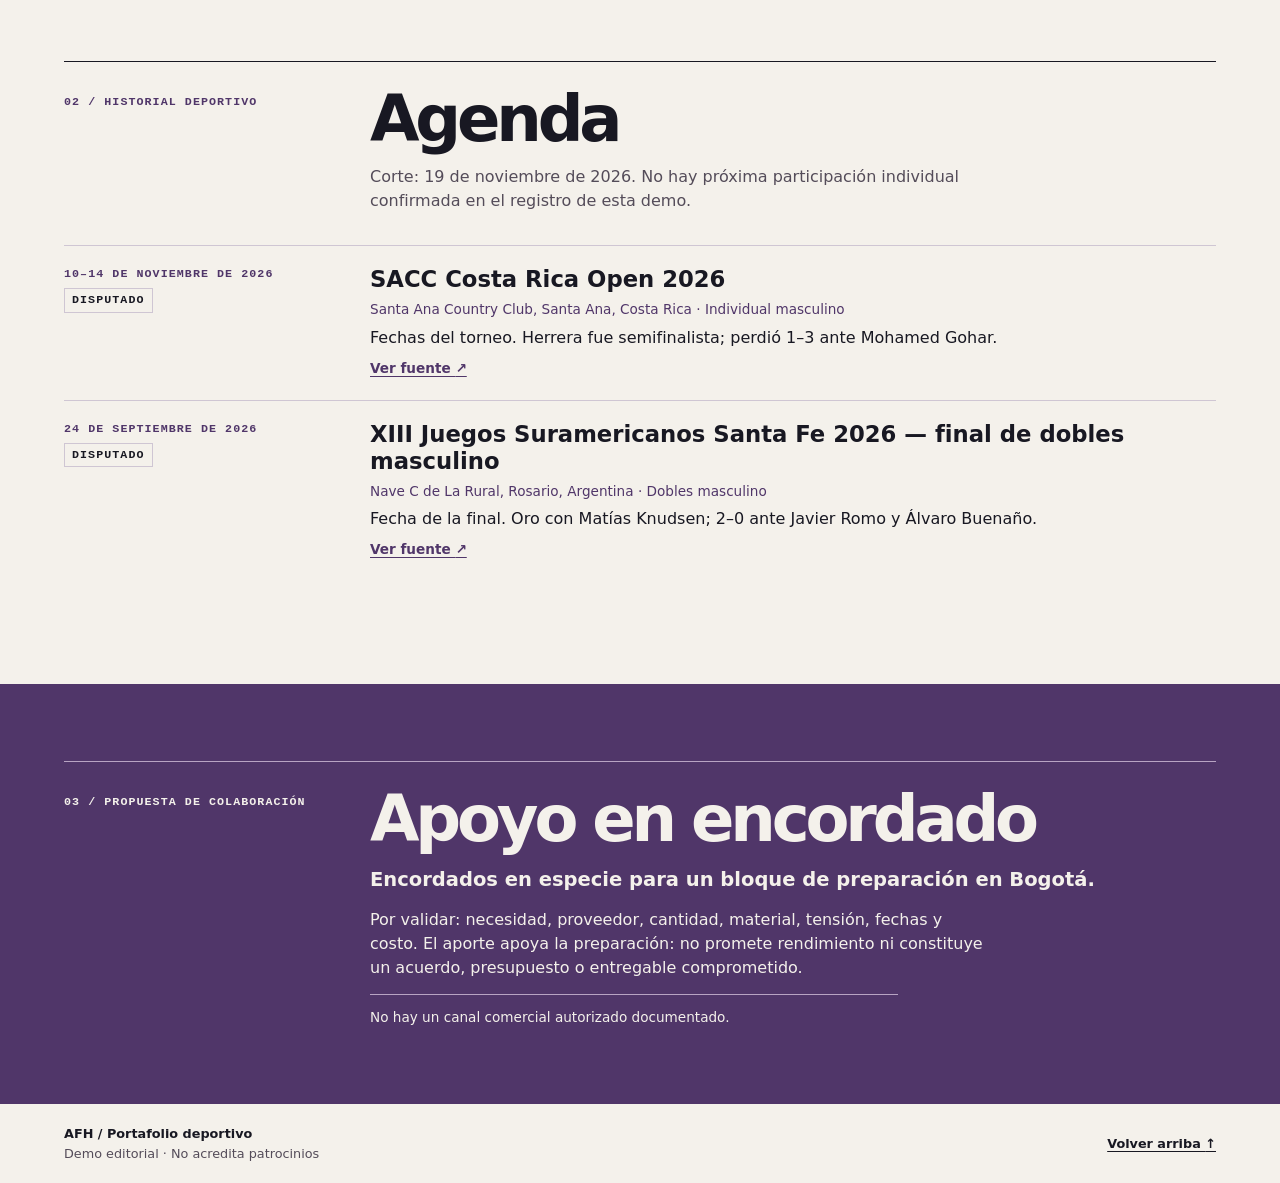
<file: qa08/03.html>
<!doctype html>
<html lang="es">
<head><base href="../03/"><script>
(()=>{
 const q=new URLSearchParams(location.search), phase=q.get('phase'), time=+q.get('t');
 const option=q.get('option');sessionStorage.removeItem('afh-motion08-opening-'+option);const nativeGet=Storage.prototype.getItem;Storage.prototype.getItem=function(k){return k==='afh-motion08-opening-'+option?null:nativeGet.call(this,k)};
 if(q.get('reduce')){const mm=window.matchMedia.bind(window);window.matchMedia=(s)=>s.includes('prefers-reduced-motion')?{matches:true,addEventListener(){}}:mm(s);}
 const native=Element.prototype.animate;
 window.qa08={calls:[],shifts:[],started:0};
 if('PerformanceObserver'in window)new PerformanceObserver(list=>list.getEntries().forEach(e=>{if(!e.hadRecentInput)qa08.shifts.push(e.value)})).observe({type:'layout-shift',buffered:true});
 Element.prototype.animate=function(frames,opts){
  const a=native.call(this,frames,opts);if(phase==='post'&&!this.matches('.motion08-leaf,.motion08-slice>span,.motion08-carrier')){const settled=Promise.resolve(a);Object.defineProperty(a,'finished',{get:()=>settled})}
  queueMicrotask(()=>{
   const isPost=a.id.endsWith('-post');qa08.calls.push({id:a.id,target:this.className,duration:opts.duration,delay:opts.delay,fill:opts.fill,frames});
   if((phase==='opening'&&!isPost)||(phase==='post'&&isPost)){a.pause();a.currentTime=time;}
   else if(phase!=='natural')a.finish();
  });return a;
 };
 addEventListener('load',()=>{setInterval(()=>{let o=document.getElementById('qa08-results');if(!o){o=document.createElement('output');o.hidden=true;o.id='qa08-results';document.body.append(o)};if(phase!=='post'||qa08.calls.some(a=>a.id.endsWith('-post'))||q.get('reduce'))o.dataset.ready='true';o.textContent=JSON.stringify({width:innerWidth,scrollWidth:document.documentElement.scrollWidth,images:[...document.images].map(i=>({src:i.getAttribute('src'),loaded:i.complete&&i.naturalWidth>0})),calls:qa08.calls,shifts:qa08.shifts,photo:document.querySelector('figure').getBoundingClientRect().toJSON(),post:[...document.querySelectorAll('.names,.result,.roster')].map(e=>e.getBoundingClientRect().toJSON())});},100);
  if(phase==='post')setTimeout(()=>{
   const target=document.querySelector(option==='01'?'#duplas .names':option==='02'?'#registro .result':'#modalidades [aria-labelledby="equipos"] .roster');
   target.scrollIntoView({block:'center'});
  },80);
 });
})();
</script>
<meta charset="utf-8">
<meta name="viewport" content="width=device-width, initial-scale=1">
<meta name="description" content="Portafolio de squash · Andrés Felipe Herrera González. Resultados por modalidad, historial y propuesta de colaboración.">
<meta name="color-scheme" content="light">
<title>Andrés Felipe Herrera González · Squash</title>
<link rel="stylesheet" href="./assets/estilos.css">
<script defer src="./assets/motion.js"></script>
</head>
<body id="inicio">
<a class="skip" href="#contenido">Saltar al contenido</a>
<header class="mast wrap">
  <a class="brand" href="#inicio" aria-label="AFH, inicio"><span class="brand-mark" aria-hidden="true">AFH</span><span>PORTAFOLIO<br>DEPORTIVO</span></a>
  <nav aria-label="Navegación principal"><a href="#modalidades">Modalidades</a><a href="#agenda">Agenda</a><a href="#colaboracion">Colaboración</a></nav>
</header>
<main id="contenido">
<section class="hero wrap" aria-labelledby="nombre">
  <div class="hero-copy">
    <p class="eyebrow sport"><span aria-hidden="true"></span> Squash · Colombia</p>
    <div class="hero-positioning">
      <p class="hero-achievement">Campeón<br>panamericano.</p>
      <p class="hero-proof">Oro en dobles masculino · Juegos Panamericanos Toronto 2015</p>
      <p class="hero-goal">Rumbo a los<br>Juegos Olímpicos.</p>
    </div>
    <h1 id="nombre">Andrés Felipe<br>Herrera<br class="desktop-br"> González</h1>
    
    
    <div class="actions"><a class="button solid" href="#agenda">Ver agenda <span aria-hidden="true">↘</span></a><a class="button" href="#colaboracion">Ver apoyo en encordado <span aria-hidden="true">↘</span></a></div>
  </div>
  <figure class="hero-figure">
    <div class="figure-top eyebrow" aria-hidden="true"><span>Archivo fotográfico</span><span>AFH / 06</span></div>
    <div class="photo-stage"><div class="photo-square"><div class="plate upper" aria-hidden="true"></div><div class="plate lower" aria-hidden="true"></div><img id="foto-hero" src="./assets/fotos/AFH-F06.webp" width="1440" height="1440" fetchpriority="high" alt="Escena de squash en cancha, con la pelota a la izquierda y la raqueta elevada"></div></div>
    <figcaption>Squash en cancha · fecha, torneo y partido sin verificar <span>AFH-F06 · Autoría pendiente</span></figcaption>
  </figure>
</section>
<section id="modalidades" class="ledger wrap" aria-labelledby="ledger-title">
  <div class="section-head"><p class="eyebrow">01 / Planilla de acreditación</p><div><h2 id="ledger-title">La plata tiene<br> tres nombres</h2><p>El resultado no siempre es individual. Cada ficha acredita a quienes lo consiguieron.</p></div></div>
  <div class="ledger-labels eyebrow" aria-hidden="true"><span>Modalidad / evento</span><span>Nómina acreditada</span><span>Resultado</span></div>
  <article class="record" aria-labelledby="equipos">
    <div><h3 id="equipos">Equipos</h3><p>Juegos Panamericanos<br>Lima 2019</p><a class="source" href="https://www.mindeporte.gov.co/sala-de-prensa/archivo-noticias/especial-juegos-panamericanos/el-squash-protagonista-para-colombia-en-los-juegos-panamericanos" aria-label="Fuente AFH-H02, Lima 2019">AFH-H02 ↗</a></div>
    <ul class="roster"><li class="motion08-row"><span class="motion08-carrier"><i class="strip" aria-hidden="true"></i><span>Andrés Felipe Herrera</span></span></li><li class="motion08-row"><span class="motion08-carrier"><i class="strip" aria-hidden="true"></i><span>Miguel Ángel Rodríguez</span></span></li><li class="shared motion08-row"><span class="motion08-carrier"><i class="strip" aria-hidden="true"></i><span>Juan Camilo Vargas</span></span></li></ul>
    <div class="result"><strong>Plata masculina</strong><p>Final ante Estados Unidos</p></div>
  </article>
  <article class="record" aria-labelledby="dobles">
    <div><h3 id="dobles">Dobles</h3><p>Juegos Panamericanos<br>Toronto 2015</p><a class="source" href="https://www.squashinfo.com/latest-news/6653-herrera-vargas-grainger-sobhy-win-doubles-panam-games-gold" aria-label="Fuente AFH-H01, Toronto 2015">AFH-H01 ↗</a></div>
    <div><ul class="roster"><li><i class="strip" aria-hidden="true"></i><span>Andrés Felipe Herrera</span></li><li class="shared"><i class="strip" aria-hidden="true"></i><span>Juan Camilo Vargas</span></li></ul><p class="bridge"><span aria-hidden="true">◆</span> Juan Camilo Vargas también figura en la ficha de Lima; en Toronto la nómina es de dos.</p></div>
    <div class="result"><strong>Oro en dobles masculino</strong></div>
  </article>
  <article class="record" aria-labelledby="individual">
    <div><h3 id="individual">Individual</h3><p>SACC Costa Rica Open 2026</p><a class="source" href="https://followsquash.com/tournaments/212?draw=male&amp;player=190" aria-label="Fuente AFH-H05, Costa Rica 2026">AFH-H05 ↗</a></div>
    <ul class="roster"><li><i class="strip" aria-hidden="true"></i><span>Andrés Felipe Herrera</span></li></ul>
    <div class="result"><strong>Semifinal individual masculina</strong></div>
  </article>
</section>
<section id="agenda" class="agenda wrap" aria-labelledby="agenda-title">
  <div class="section-head"><p class="eyebrow">02 / Historial deportivo</p><div><h2 id="agenda-title">Agenda</h2><p>Corte: <!--corte:inicio-->19 de noviembre de 2026<!--corte:fin-->. No hay próxima participación individual confirmada en el registro de esta demo.</p></div></div>
  <ul class="entries"><!--historial:inicio-->
<li class="entry" id="AFH-A03"><div><time datetime="2026-11-10">10–14 de noviembre de 2026</time><span class="status">Disputado</span></div><div><h3>SACC Costa Rica Open 2026</h3><p class="entry-meta">Santa Ana Country Club, Santa Ana, Costa Rica · Individual masculino</p><p>Fechas del torneo. Herrera fue semifinalista; perdió 1–3 ante Mohamed Gohar.</p><a href="https://followsquash.com/tournaments/212?draw=male&amp;player=190">Ver fuente <span aria-hidden="true">↗</span></a></div></li>
<li class="entry" id="AFH-A04"><div><time datetime="2026-09-24">24 de septiembre de 2026</time><span class="status">Disputado</span></div><div><h3>XIII Juegos Suramericanos Santa Fe 2026 — final de dobles masculino</h3><p class="entry-meta">Nave C de La Rural, Rosario, Argentina · Dobles masculino</p><p>Fecha de la final. Oro con Matías Knudsen; 2–0 ante Javier Romo y Álvaro Buenaño.</p><a href="https://santafe2026.ar/es/noticias/colombia-paraguay-y-ecuador-se-coronaron-con-el-oro-en-las-finales-de-squash">Ver fuente <span aria-hidden="true">↗</span></a></div></li>
<!--historial:fin--></ul>
</section>
<section id="colaboracion" class="collab" aria-labelledby="collab-title">
  <div class="wrap section-head"><p class="eyebrow">03 / Propuesta de colaboración</p><div><h2 id="collab-title">Apoyo en encordado</h2><p class="lead">Encordados en especie para un bloque de preparación en Bogotá.</p><p>Por validar: necesidad, proveedor, cantidad, material, tensión, fechas y costo. El aporte apoya la preparación: no promete rendimiento ni constituye un acuerdo, presupuesto o entregable comprometido.</p><p class="channel">No hay un canal comercial autorizado documentado.</p></div></div>
</section>
</main>
<footer class="wrap foot"><p>AFH / Portafolio deportivo<br><span>Demo editorial · No acredita patrocinios</span></p><a href="#inicio">Volver arriba <span aria-hidden="true">↑</span></a></footer>
</body>
</html>
</file>
<file: welcome.css>
/* GTL AI welcome. The demo hub retains its own independent styling. */
body{--night:#090a0f;--mint:#85efd0;--ice:#edf5f2;--quiet:#a7b7b3;--door-x:50%;--door-y:50%}
.welcome{
  position:relative;isolation:isolate;display:grid;grid-template-rows:auto 1fr auto;
  min-height:100vh;min-height:100svh;overflow:hidden;background:var(--night);color:var(--ice);
  font-family:system-ui,-apple-system,BlinkMacSystemFont,"Segoe UI",sans-serif;
  padding-inline:clamp(20px,6vw,96px);
}
.welcome[hidden],.hub[hidden]{display:none}
.welcome-field{position:absolute;inset:0;z-index:-1;pointer-events:none;
  background:radial-gradient(ellipse at 76% 46%,#183a32 0,transparent 38%),
  linear-gradient(112deg,transparent 59%,#7ef4ce12 59.1%,transparent 59.25%),
  repeating-linear-gradient(90deg,#9cffe309 0 1px,transparent 1px 68px),
  repeating-linear-gradient(0deg,#9cffe306 0 1px,transparent 1px 68px)}
.welcome-top,.welcome-footer{display:flex;align-items:center;justify-content:space-between;gap:12px;z-index:1}
.welcome-top{min-height:clamp(60px,11vh,92px);border-bottom:1px solid #b9ffe225}
.brand-word{font-size:23px;font-weight:900;letter-spacing:-.075em}
.brand-word span{color:var(--mint)}
.private-tag,.welcome-footer{font:600 10px/1.3 ui-monospace,monospace;letter-spacing:.12em;text-transform:uppercase;color:var(--quiet)}
.private-tag{display:flex;align-items:center;gap:8px}
.private-tag i{width:6px;height:6px;border-radius:50%;background:var(--mint);box-shadow:0 0 12px #85efd08c}
.welcome-main{
  width:min(100%,1440px);margin:auto;display:grid;grid-template-columns:1.04fr .96fr;align-items:center;gap:clamp(20px,5vw,94px);
  padding-block:clamp(22px,5vh,62px);
}
.welcome-copy{z-index:2}
.welcome-kicker{margin:0 0 20px;display:flex;align-items:center;gap:10px;color:var(--mint);font:700 11px/1.2 ui-monospace,monospace;letter-spacing:.17em;text-transform:uppercase}
.welcome-kicker span{width:20px;height:1px;background:currentColor}
.welcome h1{margin:0;font:690 clamp(52px,8.05vw,128px)/.86 system-ui,sans-serif;letter-spacing:-.09em}
.welcome h1 em{font:400 italic .82em/.85 Georgia,serif;color:var(--mint);letter-spacing:-.12em}
.welcome-description{max-width:31ch;margin:clamp(16px,3vw,36px) 0 24px;font-size:clamp(14px,1.55vw,20px);line-height:1.45;color:var(--quiet)}
.start-demo{min-height:54px;display:inline-flex;align-items:center;gap:clamp(16px,4vw,62px);padding:6px 8px 6px 18px;
  border-radius:5px;background:var(--mint);color:#101c1a;text-decoration:none;font-size:15px;font-weight:800;
  transition:box-shadow .3s,background .25s}
.start-demo span{width:38px;height:38px;display:grid;place-items:center;border-radius:3px;background:#152621;color:#b5ffe9;font-size:20px;transition:transform .25s}
.start-demo:hover{background:#b2ffe8;box-shadow:0 0 36px #85efd052}
.start-demo:hover span{transform:rotate(10deg)}
.start-demo:focus-visible{outline:2px solid #fff;outline-offset:5px}
.plain-links a{color:var(--mint)}
.welcome-visual{margin:0;justify-self:center;width:min(100%,clamp(300px,61vh,540px))}
.portal-shell{position:relative;padding:22px 9% 28px;display:grid;justify-items:center;
  border-inline:1px solid #acffe331;background:radial-gradient(ellipse at 50% 55%,#62d1a917,transparent 65%)}
.portal-rails{position:absolute;inset:0;pointer-events:none;border-block:1px solid #acffe331}
.portal-rails::before,.portal-rails::after{content:'';position:absolute;inset:-3px 12%;border-block:5px solid #85efd048;transform:skewX(-28deg)}
.portal-rails::after{inset:-3px 30%;border-color:#85efd090}
.portal-mark{width:clamp(130px,45%,214px);margin-bottom:14px;isolation:isolate;mix-blend-mode:lighten}
.portal-mark video{display:block;width:100%;aspect-ratio:536/174;object-fit:cover}
.portal-window{position:relative;width:100%;aspect-ratio:1;isolation:isolate}
.portal-window img,.photo-shade{position:absolute;inset:5%;width:90%;height:90%;object-fit:cover;object-position:center 66%;border-radius:50%}
.portal-window img{animation:photo-arrival 1.25s cubic-bezier(.18,.65,.22,1) both}
.photo-shade{background:linear-gradient(150deg,#17292244,transparent 48%,#09161044)}
.portal-drawing{position:absolute;inset:0;width:100%;height:100%;color:var(--mint);overflow:visible}
.orbit-base{stroke:currentColor;stroke-width:1;opacity:.35}
.orbit-inner{stroke:currentColor;stroke-width:1;stroke-dasharray:2 6;opacity:.62}
.orbit-trace{stroke:currentColor;stroke-width:2.4;stroke-dasharray:23 77;transform-origin:center;transform:rotate(-72deg);
  filter:drop-shadow(0 0 6px #6afad5b0);animation:trace-arrival 2s cubic-bezier(.17,.67,.17,1) both}
.portal-index{display:flex;gap:14px;margin-top:16px;color:#b2f7e0;font:600 10px/1.2 ui-monospace,monospace;letter-spacing:.16em}
.portal-index span+span::before{content:'/';margin-right:14px;opacity:.45}
.welcome-footer{min-height:49px;border-top:1px solid #b9ffe225}
@keyframes photo-arrival{0%{clip-path:circle(26%);opacity:.48;transform:scale(1.055)}100%{clip-path:circle(72%);opacity:1;transform:scale(1)}}
@keyframes trace-arrival{0%{stroke-dasharray:2 98;transform:rotate(-200deg);opacity:.28}100%{stroke-dasharray:23 77;transform:rotate(-72deg);opacity:1}}
/* On activation the preview's ring expands into the actual demo, not a video of it. */
body.launching{overflow:hidden}
body.launching .welcome{min-height:100dvh}
body.launching .orbit-trace{animation:prime-orbit .4s ease-out both}
body.launching .hub{position:fixed;inset:0;z-index:4;clip-path:circle(0 at var(--door-x) var(--door-y));visibility:hidden}
body.launching.revealing .hub{visibility:visible;animation:open-demo 1.05s cubic-bezier(.7,.05,.18,1) both}
.reveal-ring{display:none}
body.revealing .reveal-ring{display:block;position:fixed;z-index:5;left:var(--door-x);top:var(--door-y);width:150vmax;aspect-ratio:1;
  border:2px solid #bbffe9;box-shadow:0 0 35px #85efd06b;border-radius:50%;pointer-events:none;
  animation:expand-ring 1.05s cubic-bezier(.7,.05,.18,1) both}
@keyframes prime-orbit{from{stroke-dasharray:23 77}to{stroke-dasharray:100 0}}
@keyframes open-demo{from{clip-path:circle(0 at var(--door-x) var(--door-y))}to{clip-path:circle(150vmax at var(--door-x) var(--door-y))}}
@keyframes expand-ring{0%{transform:translate(-50%,-50%) scale(.002);opacity:.95}65%{opacity:.75}100%{transform:translate(-50%,-50%) scale(2);opacity:0}}
@media(max-width:740px){
  .welcome-main{grid-template-columns:1fr;gap:24px}
  .welcome h1{font-size:clamp(46px,13vw,83px)}
  .welcome-kicker{margin-bottom:14px}
  .welcome-description{margin:14px 0 16px}
  .welcome-visual{width:min(88%,340px)}
  .portal-shell{padding:9px 14% 11px}
  .portal-mark{width:110px;margin-bottom:4px}
  .portal-index{margin-top:7px}
}
@media(prefers-reduced-motion:reduce){
  .welcome *, .reveal-ring,body.launching.revealing .hub{animation:none!important;transition:none!important}
}
</file>
<file: 01/assets/estilo.css>
:root{color-scheme:light;--paper:#f7f3ec;--ink:#211b1c;--muted:#5d5153;--wine:#73273f;--rule:#c9bcbc;--wash:#eadce0;--card:#fffcf7;font:100%/1.45 system-ui,-apple-system,BlinkMacSystemFont,"Segoe UI",sans-serif}
*{box-sizing:border-box}body{margin:0;background:var(--paper);color:var(--ink)}.wrap{width:min(1184px,calc(100% - 40px));margin-inline:auto}a{color:inherit;text-underline-offset:.2em}a:focus-visible{outline:3px solid var(--wine);outline-offset:4px}.skip{position:absolute;top:5px;left:10px;z-index:3;background:var(--paper);padding:.5rem;transform:translateY(-160%)}.skip:focus{transform:none}.sr-only{position:absolute;width:1px;height:1px;padding:0;overflow:hidden;clip-path:inset(50%);white-space:nowrap}h1,h2,h3,p,figure{margin:0}h1,h2,h3{line-height:1.03;letter-spacing:-.045em}h2{font-size:clamp(1.9rem,4vw,3.4rem)}.label,.folio,.mast-title{font-size:.75rem;font-weight:780;letter-spacing:.095em;text-transform:uppercase}.label,.folio{color:var(--wine)}.mast{display:flex;justify-content:space-between;align-items:center;gap:12px;min-height:57px;border-bottom:1px solid var(--rule)}.mast-title{display:flex;align-items:center;gap:10px}.mark{width:15px;height:15px;display:inline-block;border:1px solid var(--wine);background:linear-gradient(90deg,transparent 45%,var(--wine) 45% 55%,transparent 55%),linear-gradient(0deg,transparent 27%,var(--wine) 27% 34%,transparent 34%)}
.hero{display:grid;gap:24px;padding-top:28px;align-items:center}.identity h1{font-size:clamp(2rem,4.15vw,3.82rem);font-weight:820;letter-spacing:-.066em}.discipline{color:var(--wine);font-weight:730;margin-top:11px}.credential{margin-top:23px;padding-top:13px;border-top:1px solid var(--rule)}.credential strong{font-size:1.2rem}.horizon{margin-top:17px}.credential p,.horizon p{margin-top:3px}.actions{margin-top:22px;display:flex;flex-wrap:wrap;gap:8px}.button{font-size:.875rem;display:inline-flex;align-items:center;justify-content:space-between;gap:10px;min-height:44px;padding:6px 12px;border:1px solid var(--wine);color:var(--wine);font-weight:740;text-decoration:none}.button.primary{background:var(--wine);color:white}.button:hover{text-decoration:underline}.podium{min-width:0;max-width:700px;justify-self:end;width:100%}.plate{position:relative;display:grid;place-items:center;isolation:isolate;overflow:hidden;aspect-ratio:126/93;background:#e0d5d3}.plate img{display:block;width:100%;height:100%;object-fit:contain;position:relative;grid-area:1/1}.fields{position:absolute;inset:0;display:grid;grid-template-columns:repeat(3,1fr);pointer-events:none}.fields div{overflow:hidden}.fields i{display:block;height:100%;background:#baa3a7}.fields div:nth-child(2) i{background:#d1bfc0}.fields div:nth-child(3) i{background:#a8888f}.podium.fallback{max-width:522px}.fallback .plate{aspect-ratio:522/599}.fallback .fields{display:none}figcaption{border-bottom:1px solid var(--rule);padding:8px 0 10px;font-size:.8125rem;display:flex;justify-content:space-between;gap:4px 14px;flex-wrap:wrap}#credito{color:var(--muted)}
.pair{margin-top:30px;background:#f0e8e4;border-top:2px solid var(--wine);padding:23px 22px 24px}.section-label span{margin-right:8px}.pair h2,.lower h2{margin-top:8px}.cards{margin-top:21px;display:grid;grid-template-columns:repeat(2,minmax(0,1fr));gap:24px;padding-inline:18px}.record{--offset:-18px;--band-offset:-9px;--mask:inset(0 0 0 76%);background:var(--card);border:1px solid var(--rule);min-width:0;display:grid;grid-template-rows:auto auto 1fr}.santafe{--offset:18px;--band-offset:9px;--mask:inset(0 76% 0 0)}.record header,.result{padding:15px 18px}.record h3{font-size:clamp(1.25rem,2.7vw,2rem);margin-top:4px}.record h3 small{font-size:.6em;letter-spacing:0;color:var(--muted)}.names{position:relative;isolation:isolate;overflow:hidden;display:grid;gap:2px;padding:7px 18px 10px}.names i{position:absolute;inset:0;background:var(--wash);z-index:-1;pointer-events:none;border-left:3px solid var(--wine)}.surname{font-size:clamp(1.9rem,5vw,3.4rem);line-height:.99;letter-spacing:-.062em;font-weight:820}.names strong{font-size:1rem}.result p:last-child{color:var(--muted)}.score{font-size:1.7rem;line-height:1.18;font-weight:770;font-variant-numeric:tabular-nums;margin:3px 0 4px}.solo{display:grid;grid-template-columns:1fr 2fr;gap:16px;padding:24px 0 28px;border-bottom:1px solid var(--rule);align-items:baseline}.solo h2{font-size:clamp(1.45rem,3vw,2rem)}.solo p{margin-top:5px}.lower{display:grid;grid-template-columns:minmax(0,1fr) minmax(0,1.3fr);gap:24px;padding:42px 0;border-bottom:1px solid var(--rule);scroll-margin-top:12px}.lower-copy p+p,.agenda h2+p,.agenda p+p{margin-top:9px}.lead{font-size:1.18rem;font-weight:660}.timeline article{border-top:1px solid var(--rule);padding:12px 0 14px}.timeline h3{font-size:1.16rem;margin:6px 0}.timeline p:last-child{margin-top:4px}.footer{display:flex;flex-wrap:wrap;justify-content:space-between;gap:10px;font-size:.8125rem;padding-block:20px;color:var(--muted)}
@media(min-width:900px){.hero{grid-template-columns:repeat(12,minmax(0,1fr))}.identity{grid-column:span 5}.podium{grid-column:span 7}}
@media(max-width:899px){.podium{justify-self:start}.hero{gap:16px}.identity h1{font-size:clamp(2rem,8.6vw,2.25rem)}}
@media(max-width:600px){.wrap{width:calc(100% - 32px)}.mast{min-height:43px}.hero{padding-top:14px}.discipline{margin-top:6px}.credential{margin-top:10px;padding-top:7px}.credential strong{font-size:1.0625rem}.horizon{margin-top:8px}.actions{margin-top:12px}.button{padding-inline:8px;gap:6px}.pair{margin-top:24px;padding:16px 10px}.pair h2,.pair>.label{margin-inline:6px}.cards{grid-template-columns:1fr;gap:12px;padding-inline:10px;margin-top:14px}.record{--offset:-10px}.santafe{--offset:10px}.record header,.result{padding:10px 12px}.names{padding-inline:12px}.solo,.lower{grid-template-columns:1fr;gap:10px}.lower{padding:27px 0}.solo{padding:18px 0}.footer{padding-block:14px}}
@media(max-width:359px){.identity h1{font-size:1.875rem}}
@media(prefers-reduced-motion:no-preference){.pre-register .record{transform:translateX(var(--offset))}.pre-register .names i{clip-path:var(--mask);transform:translateY(var(--band-offset))}}
body{overflow-wrap:anywhere}.mast>*{min-width:0}.mark{flex:none}.hero,.solo,.lower{min-width:0}.identity,.lower>*,.solo>*{min-width:0}

/* 08 · Native, passive motion. Static HTML is always the complete final state. */
.motion08-layer{position:absolute;inset:0;pointer-events:none;z-index:3;overflow:hidden}
.motion08-hidden{visibility:hidden!important}
.motion08-sheet{position:absolute;top:0;bottom:0;width:33.333333%;overflow:hidden;transform-origin:50% 50%}
.motion08-sheet img{position:absolute!important;top:0;width:300%!important;height:100%!important;max-width:none;object-fit:fill!important}
.motion08-sleeve{position:absolute;inset:0;overflow:hidden;will-change:transform}
.motion08-sleeve img{position:absolute!important;inset:0;width:100%!important;height:100%!important;max-width:none;object-fit:fill!important}
.motion08-paper img{filter:grayscale(.8) sepia(.25);opacity:.8}
.motion08-paper{background:#e6e0d4}
.motion08-green img{filter:grayscale(1) sepia(1) hue-rotate(86deg) saturate(.7);mix-blend-mode:multiply}
.motion08-green{background:#a3b4a3}
.motion08-contact{position:absolute;inset:0;transform-origin:0 0}
.motion08-contact img{width:100%!important;height:100%!important;object-fit:fill!important}
.motion08-sliced{position:relative;display:inline-block;vertical-align:top}
.motion08-slices{position:absolute;inset:-.12em 0;pointer-events:none;display:none}
.motion08-slice{position:absolute;top:0;height:100%;width:25%;overflow:hidden}
.motion08-slice>span{position:absolute;top:.12em;width:400%;white-space:nowrap;transform-origin:50% 50%}
.motion08-sliced.is-running>.motion08-base{visibility:hidden}
.motion08-sliced.is-running>.motion08-slices{display:block}
.motion08-rotor{display:inline-block;position:relative;width:.68em;height:.98em;perspective:450px;letter-spacing:0;vertical-align:top}
.motion08-half{position:absolute;left:0;width:100%;height:50%;overflow:hidden;background:#234236;color:#fff8e9}
.motion08-half>span,.motion08-face>span{position:absolute;left:0;width:100%;height:.98em;text-align:center;line-height:.98em}
.motion08-top{top:0;border-radius:3px 3px 0 0;border-bottom:1px solid #ffffff30}
.motion08-top>span{top:0}
.motion08-bottom{bottom:0;border-radius:0 0 3px 3px}
.motion08-bottom>span{bottom:0}
.motion08-leaf{position:absolute;top:0;left:0;width:100%;height:50%;transform-origin:50% 100%;transform-style:preserve-3d;z-index:2}
.motion08-face{position:absolute;inset:0;overflow:hidden;backface-visibility:hidden;background:#234236;color:#fff8e9;border-radius:3px 3px 0 0}
.motion08-front{border-bottom:1px solid #ffffff30}
.motion08-back{transform:rotateX(180deg);border-radius:0 0 3px 3px}
.motion08-back>span{bottom:0}
.digits .motion08-dash{display:inline-block;letter-spacing:0;margin-inline:.025em}
.roster .motion08-carrier{display:block;position:relative;isolation:isolate}
.roster li.motion08-row{padding:0}
.roster .motion08-carrier{padding:8px 8px 8px 26px;min-height:38px}
@media(max-width:760px){.roster .motion08-carrier{min-height:36px}}
@media(prefers-reduced-motion:reduce){.motion08-layer{display:none!important}.motion08-hidden{visibility:visible!important}}

/* Hero · Pan-American champion, Olympic ambition · 2026-11-19 */
.hero{--hero-accent:var(--wine)}
.hero .hero-positioning{margin:10px 0 19px}
.hero .hero-achievement{font:820 clamp(2.1rem,4.5vw,4rem)/.97 system-ui,sans-serif;letter-spacing:-.065em;color:var(--hero-accent);margin:0;overflow-wrap:normal}
.hero .hero-proof{font:550 .875rem/1.45 system-ui,sans-serif;letter-spacing:0;max-width:38ch;margin:12px 0 18px}
.hero .hero-goal{font:740 clamp(1.2rem,2vw,1.6rem)/1.12 system-ui,sans-serif;letter-spacing:-.035em;border-left:3px solid var(--hero-accent);padding-left:13px;color:var(--hero-accent);margin:0}
.hero h1,.identity h1{font-size:clamp(1.35rem,2.2vw,1.85rem);line-height:1.04;letter-spacing:-.04em;margin:0}
.hero .discipline{margin:0}
@media(max-width:760px){.hero .hero-positioning{margin:10px 0 16px}.hero .hero-achievement{font-size:clamp(2rem,9.8vw,2.65rem)}.hero .hero-proof{margin:9px 0 13px;font-size:.875rem}.hero .hero-goal{font-size:1.25rem}.hero h1,.identity h1{font-size:1.35rem}.hero .actions{margin-top:14px}}
</file>
<file: 02/assets/estilo.css>
:root{--paper:#f5f1e8;--ink:#18231f;--green:#244538;--accent:#a54156;--line:#c9c5b8;--ease:cubic-bezier(.22,.75,.22,1);color-scheme:light}
*{box-sizing:border-box}body{margin:0;background:var(--paper);color:var(--ink);font:1rem/1.5 system-ui,sans-serif}a{color:inherit;text-underline-offset:.22em}a:hover{color:var(--accent)}a:focus-visible{outline:2px solid var(--accent);outline-offset:4px}h1,h2,h3,p,figure{margin:0}h1,h2{font-family:Georgia,serif;font-weight:normal;letter-spacing:-.054em;text-wrap:balance}h2 span,.monogram span{color:var(--accent)}.shell{width:min(1200px,calc(100% - 80px));margin-inline:auto}.mast{min-height:75px;display:flex;align-items:center;gap:18px;border-bottom:1px solid var(--line)}.monogram{font-size:1.55rem;font-weight:850;letter-spacing:-.09em;text-decoration:none}.mast-title,.index,.eyebrow,.footer,.fig-num{font:600 .74rem/1.35 ui-monospace,monospace;text-transform:uppercase;letter-spacing:.09em}.index{margin-left:auto;color:var(--green)}.hero{display:grid;grid-template-columns:1fr 1fr;gap:24px;align-items:center;padding:69px 0 63px}.intro{min-width:0}.intro>.eyebrow{color:var(--green)}.dot{display:inline-block;width:7px;height:7px;background:var(--accent);border-radius:50%;margin-right:8px;vertical-align:.12em}h1{font-size:clamp(2.8rem,5vw,4.4rem);line-height:.98;margin:17px 0 22px;text-wrap:initial}.credential{font-weight:700;max-width:31ch;font-size:1.12rem;line-height:1.4}.horizon{border-left:2px solid var(--accent);padding-left:12px;margin-top:25px}.horizon .eyebrow{margin-bottom:3px}.actions{display:flex;flex-wrap:wrap;gap:9px;margin-top:27px}.button{display:inline-flex;align-items:center;justify-content:space-between;gap:16px;min-height:43px;padding:8px 13px;background:var(--green);color:var(--paper);text-decoration:none;font-weight:650;font-size:.86rem;border:1px solid var(--green)}.button:hover{background:var(--ink);color:white}.button.outline{background:transparent;color:var(--green)}.button.outline:hover{background:#ded9ca}.portrait{--pw:min(384px,calc(100% - 72px));--gx:30px;--gy:-26px;--px:-26px;--py:22px;--end:10px;min-width:0}.mount{width:var(--pw);position:relative;isolation:isolate;margin:0 auto}.mount img{display:block;position:relative;width:100%;height:auto;object-fit:contain}.layer{position:absolute;inset:0}.green{background:var(--green);transform:translate(var(--end),calc(-1 * var(--end)));box-shadow:0 7px 18px #18231f24}.paper{background:#ded9ca;inset:2%;transform:translate(calc(-1 * var(--end)),var(--end))}.register{position:absolute;inset:-16px;pointer-events:none}.register i{position:absolute;width:12px;height:12px;border:solid var(--accent);border-width:0}.register i:nth-child(1){top:0;left:0;border-width:1px 0 0 1px}.register i:nth-child(2){top:0;right:0;border-width:1px 1px 0 0}.register i:nth-child(3){bottom:0;right:0;border-width:0 1px 1px 0}.register i:nth-child(4){bottom:0;left:0;border-width:0 0 1px 1px}figcaption{width:var(--pw);margin:25px auto 0;display:flex;gap:10px;font-size:.8125rem;line-height:1.35;overflow-wrap:anywhere}.fig-num{color:var(--accent);padding-top:2px}
.section{border-top:1px solid var(--line);padding:38px 0 49px;scroll-margin-top:14px}.section .eyebrow{color:var(--green)}.section-num{color:var(--accent);margin-right:9px}h2{font-size:clamp(2.1rem,5vw,4.25rem);line-height:1.03;margin:11px 0 24px}.match{--fx:-18px;--fy:-8px;--sx:24px;--sy:10px;display:grid;grid-template-columns:40px minmax(0,1fr);background:#e9e4d8;overflow:hidden}.rail{position:relative}.rail i{position:absolute;left:0;width:100%;height:1px;background:var(--green);top:50%;transform-origin:left}.rail b{width:9px;height:9px;position:absolute;top:50%;right:0;transform:translate(0,-50%);background:var(--green);border:2px solid #e9e4d8;border-radius:50%;z-index:2}.plates{display:grid;grid-template-columns:minmax(0,1fr) minmax(0,26%);isolation:isolate;padding:12px 15px 12px 0;gap:1px}.game,.result{position:relative;padding:22px 24px;min-width:0}.plate{z-index:-1;position:absolute;inset:0}.plate::after{content:"";position:absolute;top:8px;right:8px;width:9px;height:9px;border:solid var(--accent);border-width:1px 1px 0 0}.phase{background:#f9f6ef}.score{background:#ded9ca}.score::after{right:auto;left:8px;border-width:1px 0 0 1px}.game h3{font:normal clamp(1.45rem,3vw,2.5rem)/1.05 Georgia,serif;margin:7px 0}.digits{display:block;font:650 4.25rem/.98 system-ui,sans-serif;font-variant-numeric:tabular-nums;letter-spacing:-.075em}.result{text-align:center;align-content:center}.footnote,.support-note{font-size:.875rem;margin-top:12px}.support{display:grid;grid-template-columns:1fr 1fr;gap:24px;align-items:center}.support h2{font-size:clamp(2.1rem,4vw,3.4rem);margin-bottom:0}.support-copy{background:#ded9ca;border-left:3px solid var(--green);padding:22px}.support-note{border-top:1px solid #b9b4a6;padding-top:11px}.agenda-intro{margin-bottom:24px}.event{display:grid;grid-template-columns:minmax(9ch,1fr) minmax(0,3fr);gap:22px;border-top:1px solid var(--line);padding:17px 0}.event h3{font-size:1.1rem}.event small{display:block}.event .eyebrow{line-height:1.6}.event p{margin-top:5px}.footer{display:flex;flex-wrap:wrap;gap:12px 20px;justify-content:space-between;border-top:1px solid var(--line);padding-block:18px 27px}.sr{position:absolute;width:1px;height:1px;clip-path:inset(50%);overflow:hidden;white-space:nowrap}
@media(max-width:760px){.shell{width:calc(100% - 40px)}.mast{min-height:49px;gap:9px}.mast-title,.index{font-size:.62rem}.hero{display:block;padding:22px 0 24px}.desktop{display:none}h1{font-size:2rem;line-height:1.02;margin:8px 0 10px;max-width:15ch}.credential{font-size:.94rem}.horizon{margin-top:12px;font-size:.9rem}.actions{margin-top:12px;gap:6px}.button{font-size:.77rem;min-height:38px;gap:7px;padding:5px 8px}.portrait{--pw:210px;--gx:16.5px;--gy:-14.3px;--px:-14.3px;--py:12.1px;--end:5.5px;margin-top:30px}.register{inset:-11px}.register i{width:8px;height:8px}figcaption{margin-top:15px;width:min(100%,280px);justify-content:center}.section{padding:24px 0 34px}h2{margin:8px 0 18px}.match{--fx:-9.9px;--fy:-4.4px;--sx:13.2px;--sy:5.5px;grid-template-columns:24px minmax(0,1fr)}.plates{grid-template-columns:minmax(0,1fr);padding:8px 10px 8px 0}.game,.result{padding:13px 15px}.result{text-align:left}.score::after{right:8px;left:auto;top:auto;bottom:8px;border-width:0 1px 1px 0}.digits{font-size:3.25rem}.rail i,.rail b{top:36%}.support{grid-template-columns:1fr;gap:14px}.event{grid-template-columns:minmax(0,1fr);gap:5px}}
@media(max-width:350px){.shell{width:calc(100% - 32px)}.portrait{--pw:180px}.mast-title{letter-spacing:0}.index{letter-spacing:0}}
@media(prefers-reduced-motion:reduce){*{animation:none!important}}
.rail i{width:calc(100% - 4.5px)}
@media(prefers-reduced-motion:reduce){.green{transform:translate(var(--end),calc(-1 * var(--end)))!important}.paper{transform:translate(calc(-1 * var(--end)),var(--end))!important}.register i{opacity:1!important}.plate,.rail i{transform:none!important}}

/* 08 · Native, passive motion. Static HTML is always the complete final state. */
.motion08-layer{position:absolute;inset:0;pointer-events:none;z-index:3;overflow:hidden}
.motion08-hidden{visibility:hidden!important}
.motion08-sheet{position:absolute;top:0;bottom:0;width:33.333333%;overflow:hidden;transform-origin:50% 50%}
.motion08-sheet img{position:absolute!important;top:0;width:300%!important;height:100%!important;max-width:none;object-fit:fill!important}
.motion08-sleeve{position:absolute;inset:0;overflow:hidden;will-change:transform}
.motion08-sleeve img{position:absolute!important;inset:0;width:100%!important;height:100%!important;max-width:none;object-fit:fill!important}
.motion08-paper img{filter:grayscale(.8) sepia(.25);opacity:.8}
.motion08-paper{background:#e6e0d4}
.motion08-green img{filter:grayscale(1) sepia(1) hue-rotate(86deg) saturate(.7);mix-blend-mode:multiply}
.motion08-green{background:#a3b4a3}
.motion08-contact{position:absolute;inset:0;transform-origin:0 0}
.motion08-contact img{width:100%!important;height:100%!important;object-fit:fill!important}
.motion08-sliced{position:relative;display:inline-block;vertical-align:top}
.motion08-slices{position:absolute;inset:-.12em 0;pointer-events:none;display:none}
.motion08-slice{position:absolute;top:0;height:100%;width:25%;overflow:hidden}
.motion08-slice>span{position:absolute;top:.12em;width:400%;white-space:nowrap;transform-origin:50% 50%}
.motion08-sliced.is-running>.motion08-base{visibility:hidden}
.motion08-sliced.is-running>.motion08-slices{display:block}
.motion08-rotor{display:inline-block;position:relative;width:.68em;height:.98em;perspective:450px;letter-spacing:0;vertical-align:top}
.motion08-half{position:absolute;left:0;width:100%;height:50%;overflow:hidden;background:#234236;color:#fff8e9}
.motion08-half>span,.motion08-face>span{position:absolute;left:0;width:100%;height:.98em;text-align:center;line-height:.98em}
.motion08-top{top:0;border-radius:3px 3px 0 0;border-bottom:1px solid #ffffff30}
.motion08-top>span{top:0}
.motion08-bottom{bottom:0;border-radius:0 0 3px 3px}
.motion08-bottom>span{bottom:0}
.motion08-leaf{position:absolute;top:0;left:0;width:100%;height:50%;transform-origin:50% 100%;transform-style:preserve-3d;z-index:2}
.motion08-face{position:absolute;inset:0;overflow:hidden;backface-visibility:hidden;background:#234236;color:#fff8e9;border-radius:3px 3px 0 0}
.motion08-front{border-bottom:1px solid #ffffff30}
.motion08-back{transform:rotateX(180deg);border-radius:0 0 3px 3px}
.motion08-back>span{bottom:0}
.digits .motion08-dash{display:inline-block;letter-spacing:0;margin-inline:.025em}
.roster .motion08-carrier{display:block;position:relative;isolation:isolate}
.roster li.motion08-row{padding:0}
.roster .motion08-carrier{padding:8px 8px 8px 26px;min-height:38px}
@media(max-width:760px){.roster .motion08-carrier{min-height:36px}}
@media(prefers-reduced-motion:reduce){.motion08-layer{display:none!important}.motion08-hidden{visibility:visible!important}}

/* Hero · Pan-American champion, Olympic ambition · 2026-11-19 */
.hero{--hero-accent:var(--green)}
.hero .hero-positioning{margin:10px 0 19px}
.hero .hero-achievement{font:820 clamp(2.1rem,4.5vw,4rem)/.97 system-ui,sans-serif;letter-spacing:-.065em;color:var(--hero-accent);margin:0;overflow-wrap:normal}
.hero .hero-proof{font:550 .875rem/1.45 system-ui,sans-serif;letter-spacing:0;max-width:38ch;margin:12px 0 18px}
.hero .hero-goal{font:740 clamp(1.2rem,2vw,1.6rem)/1.12 system-ui,sans-serif;letter-spacing:-.035em;border-left:3px solid var(--hero-accent);padding-left:13px;color:var(--hero-accent);margin:0}
.hero h1,.identity h1{font-size:clamp(1.35rem,2.2vw,1.85rem);line-height:1.04;letter-spacing:-.04em;margin:0}
.hero .discipline{margin:0}
@media(max-width:760px){.hero .hero-positioning{margin:10px 0 16px}.hero .hero-achievement{font-size:clamp(2rem,9.8vw,2.65rem)}.hero .hero-proof{margin:9px 0 13px;font-size:.875rem}.hero .hero-goal{font-size:1.25rem}.hero h1,.identity h1{font-size:1.35rem}.hero .actions{margin-top:14px}}

.hero .hero-achievement{font-family:Georgia,serif;font-weight:normal;letter-spacing:-.055em}
</file>
<file: 03/assets/estilos.css>
:root{--paper:#f4f1eb;--ink:#181822;--accent:#503669;--rule:#cfc6d3;--quiet:#544c59;--mono:ui-monospace,'SFMono-Regular',Consolas,'Liberation Mono',monospace;--gutter:clamp(20px,5vw,80px)}
*,*::before,*::after{box-sizing:border-box}body{margin:0;background:var(--paper);color:var(--ink);font:16px/1.5 system-ui,sans-serif}p,h1,h2,h3,figure,ul{margin:0}a{color:inherit;text-underline-offset:.24em}a:focus-visible{outline:2px solid currentColor;outline-offset:4px}section[id]{scroll-margin-top:24px}.wrap{width:min(1280px,calc(100% - 2 * var(--gutter)));margin-inline:auto}.skip{position:absolute;z-index:5;top:8px;left:8px;background:var(--ink);color:white;padding:8px 12px;transform:translateY(-180%)}.skip:focus{transform:none}
.eyebrow,.mast,.source,.status,.entry time{font:600 .73rem/1.4 var(--mono);letter-spacing:.09em;text-transform:uppercase}.eyebrow,.source{color:var(--accent)}.mast,.foot{display:flex;justify-content:space-between;align-items:center;gap:16px;flex-wrap:wrap}.mast{padding-block:16px;border-bottom:1px solid var(--rule)}.brand{display:flex;align-items:center;gap:10px;text-decoration:none}.brand-mark{display:grid;place-items:center;background:var(--accent);color:white;width:42px;height:40px;font-size:.9rem;letter-spacing:.04em}.mast nav{display:flex;gap:clamp(14px,3vw,40px);flex-wrap:wrap}.mast nav a{text-decoration:none}.mast nav a:hover,.source:hover{text-decoration:underline}
.hero{display:grid;grid-template-columns:minmax(0,5fr) minmax(0,6fr);column-gap:clamp(28px,6vw,104px);align-items:center;padding-block:clamp(30px,5vw,72px) 0}.sport{display:flex;align-items:center;gap:8px}.sport span{width:8px;height:8px;background:var(--accent);display:inline-block}.hero h1{font-size:clamp(2.25rem,5.3vw,4.75rem);line-height:.97;letter-spacing:-.07em;font-weight:820;margin:16px 0 24px}.credential{border-top:1px solid var(--rule);padding-top:12px;max-width:450px}.credential p{font-size:clamp(1rem,1.5vw,1.3rem);font-weight:700;line-height:1.28;margin-top:5px;max-width:32ch}.horizon{margin-top:17px}.horizon p{margin-top:3px;color:var(--quiet)}.actions{display:flex;gap:8px;flex-wrap:wrap;margin-top:22px}.button{display:inline-flex;align-items:center;gap:12px;border:1px solid var(--accent);color:var(--accent);padding:9px 12px;text-decoration:none;font-size:.82rem;font-weight:700;min-height:42px}.button span{margin-inline-start:auto}.button.solid,.button:hover{background:var(--accent);color:white}.button.solid:focus-visible,.button:hover:focus-visible{outline-color:var(--accent)}
.hero-figure{width:min(100%,608px);justify-self:end}.figure-top{display:flex;justify-content:space-between;gap:8px;margin-inline:24px}.photo-stage{padding:24px;isolation:isolate;overflow:hidden}.photo-square{position:relative;aspect-ratio:1;--dx:18px;--dy:12px;--tab:14px;--base:4px;--gap:4px}.photo-square img{display:block;width:100%;height:auto;position:relative;z-index:1}.plate{position:absolute;inset:calc(-1 * (var(--gap) + 1px));background:var(--accent);--t:var(--base);will-change:auto}.plate.upper{clip-path:polygon(0 0,80% 0,80% calc(-1 * var(--t)),100% calc(-1 * var(--t)),100% 100%,calc(100% - 1px) 100%,calc(100% - 1px) 1px,0 1px);background:none}.plate.lower{clip-path:polygon(0 0,1px 0,1px calc(100% - 1px),100% calc(100% - 1px),100% 100%,20% 100%,20% calc(100% + var(--t)),0 calc(100% + var(--t)));background:none}.plate::before{content:"";position:absolute;inset:-30px;background:var(--accent)}.photo-stage{overflow:clip}.hero-figure figcaption{font-size:.8rem;color:var(--quiet);margin-inline:24px;line-height:1.4}.hero-figure figcaption span{display:block;margin-top:3px;font:.69rem/1.4 var(--mono);letter-spacing:.035em;color:var(--accent)}
.ledger{margin-top:48px}.section-head{display:grid;grid-template-columns:minmax(0,1fr) minmax(0,3fr);gap:24px;align-items:start;border-top:1px solid var(--ink);padding-block:26px 32px}.section-head h2{font-size:clamp(2rem,5vw,4.4rem);line-height:.99;letter-spacing:-.065em;font-weight:790}.section-head p:not(.eyebrow){margin-top:14px;color:var(--quiet);max-width:61ch}.section-head>.eyebrow{margin-top:6px}.record,.ledger-labels{display:grid;grid-template-columns:minmax(0,1fr) minmax(0,2fr) minmax(0,1fr);gap:24px}.ledger-labels{padding:10px 0;border-bottom:1px solid var(--ink)}.record{padding:22px 0;border-bottom:1px solid var(--rule);align-items:start}.record h3{font-size:1.5rem;letter-spacing:-.035em;line-height:1.12;margin-bottom:4px}.record p{font-size:.88rem;color:var(--quiet)}.source{display:inline-block;margin-top:8px}.result strong{font-size:1.12rem;line-height:1.24;display:block}.result p{margin-top:4px}.roster{padding:0;list-style:none;overflow:hidden;--sx:8px}.roster li{position:relative;isolation:isolate;padding:8px 8px 8px 26px;font-weight:650;line-height:1.35;min-height:38px}.roster .strip{position:absolute;z-index:-1;inset:0 0 0 0;background:#e5dcea;border-bottom:1px solid #bfb2c8;border-left:1px solid #bfb2c8;clip-path:polygon(0 0,100% 0,100% 100%,0 100%,0 calc(50% + 2px),4px calc(50% + 2px),4px calc(50% - 2px),0 calc(50% - 2px))}.strip::before{content:"";position:absolute;top:50%;left:10px;width:2px;height:8px;background:var(--accent);transform:translateY(-50%)}.shared .strip::before{width:7px;height:7px;left:8px;transform:translateY(-50%) rotate(45deg)}.record .bridge{font-size:.79rem;margin-top:8px}.bridge span{color:var(--accent)}
.agenda{margin-top:clamp(48px,8vw,104px);margin-bottom:clamp(48px,8vw,104px)}.entries{list-style:none;padding:0}.entry{border-top:1px solid var(--rule);padding:20px 0;display:grid;grid-template-columns:minmax(0,1fr) minmax(0,3fr);gap:24px}.entry time{display:block;color:var(--accent)}.status{display:inline-block;border:1px solid var(--rule);padding:3px 7px;margin-top:6px}.entry h3{font-size:clamp(1.05rem,2vw,1.42rem);line-height:1.2}.entry p{margin-top:6px}.entry-meta,.entry a{color:var(--accent);font-size:.85rem}.entry a{display:inline-block;margin-top:8px;font-weight:650}.collab{background:var(--accent);color:var(--paper);padding-block:clamp(38px,6vw,86px)}.collab .section-head{border-color:#b8a4c3;padding-bottom:0}.collab .section-head p{color:inherit}.collab .lead{font-weight:690;font-size:1.22rem}.collab .channel{font-size:.85rem;border-top:1px solid #b8a4c3;padding-top:12px}.foot{padding-block:20px;font-size:.8rem;font-weight:650}.foot p span{color:var(--quiet);font-weight:400}
@media(max-width:760px){.mast{padding-block:10px;gap:9px}.mast nav{font-size:.63rem;gap:12px}.brand{font-size:.58rem;gap:7px}.brand-mark{width:33px;height:30px;font-size:.73rem}.hero{display:block;padding-top:22px}.hero h1{font-size:clamp(1.75rem,8.6vw,2.125rem);line-height:1;letter-spacing:-.055em;margin:8px 0 12px}.desktop-br{display:none}.credential{padding-top:7px}.credential p{margin-top:2px}.horizon{margin-top:8px}.horizon p{font-size:.89rem;margin-top:0}.actions{margin-top:10px}.button{padding:7px 9px;font-size:.75rem;min-height:37px;gap:8px}.hero-figure{margin:16px auto 0;width:min(100%,265px)}.figure-top,.hero-figure figcaption{margin-inline:0}.figure-top{font-size:.62rem}.photo-stage{padding:12px}.photo-square{--dx:8px;--dy:6px;--tab:8px;--base:3px;--gap:4px}.ledger{margin-top:32px}.section-head,.entry{grid-template-columns:1fr;gap:9px}.section-head{padding:18px 0 22px}.section-head p:not(.eyebrow){margin-top:8px}.ledger-labels{display:none}.record{grid-template-columns:1fr;gap:11px;border-bottom:0;border-top:1px solid var(--rule);padding:15px 0}.roster{--sx:4px}.record h3{font-size:1.3rem}.roster li{min-height:36px}.entry{padding-block:15px}}
@media(max-width:350px){:root{--gutter:16px}.hero-figure{width:min(100%,240px)}}

/* 08 · Native, passive motion. Static HTML is always the complete final state. */
.motion08-layer{position:absolute;inset:0;pointer-events:none;z-index:3;overflow:hidden}
.motion08-hidden{visibility:hidden!important}
.motion08-sheet{position:absolute;top:0;bottom:0;width:33.333333%;overflow:hidden;transform-origin:50% 50%}
.motion08-sheet img{position:absolute!important;top:0;width:300%!important;height:100%!important;max-width:none;object-fit:fill!important}
.motion08-sleeve{position:absolute;inset:0;overflow:hidden;will-change:transform}
.motion08-sleeve img{position:absolute!important;inset:0;width:100%!important;height:100%!important;max-width:none;object-fit:fill!important}
.motion08-paper img{filter:grayscale(.8) sepia(.25);opacity:.8}
.motion08-paper{background:#e6e0d4}
.motion08-green img{filter:grayscale(1) sepia(1) hue-rotate(86deg) saturate(.7);mix-blend-mode:multiply}
.motion08-green{background:#a3b4a3}
.motion08-contact{position:absolute;inset:0;transform-origin:0 0}
.motion08-contact img{width:100%!important;height:100%!important;object-fit:fill!important}
.motion08-sliced{position:relative;display:inline-block;vertical-align:top}
.motion08-slices{position:absolute;inset:-.12em 0;pointer-events:none;display:none}
.motion08-slice{position:absolute;top:0;height:100%;width:25%;overflow:hidden}
.motion08-slice>span{position:absolute;top:.12em;width:400%;white-space:nowrap;transform-origin:50% 50%}
.motion08-sliced.is-running>.motion08-base{visibility:hidden}
.motion08-sliced.is-running>.motion08-slices{display:block}
.motion08-rotor{display:inline-block;position:relative;width:.68em;height:.98em;perspective:450px;letter-spacing:0;vertical-align:top}
.motion08-half{position:absolute;left:0;width:100%;height:50%;overflow:hidden;background:#234236;color:#fff8e9}
.motion08-half>span,.motion08-face>span{position:absolute;left:0;width:100%;height:.98em;text-align:center;line-height:.98em}
.motion08-top{top:0;border-radius:3px 3px 0 0;border-bottom:1px solid #ffffff30}
.motion08-top>span{top:0}
.motion08-bottom{bottom:0;border-radius:0 0 3px 3px}
.motion08-bottom>span{bottom:0}
.motion08-leaf{position:absolute;top:0;left:0;width:100%;height:50%;transform-origin:50% 100%;transform-style:preserve-3d;z-index:2}
.motion08-face{position:absolute;inset:0;overflow:hidden;backface-visibility:hidden;background:#234236;color:#fff8e9;border-radius:3px 3px 0 0}
.motion08-front{border-bottom:1px solid #ffffff30}
.motion08-back{transform:rotateX(180deg);border-radius:0 0 3px 3px}
.motion08-back>span{bottom:0}
.digits .motion08-dash{display:inline-block;letter-spacing:0;margin-inline:.025em}
.roster .motion08-carrier{display:block;position:relative;isolation:isolate}
.roster li.motion08-row{padding:0}
.roster .motion08-carrier{padding:8px 8px 8px 26px;min-height:38px}
@media(max-width:760px){.roster .motion08-carrier{min-height:36px}}
@media(prefers-reduced-motion:reduce){.motion08-layer{display:none!important}.motion08-hidden{visibility:visible!important}}

#modalidades [aria-labelledby="equipos"] .roster{overflow:visible}
.motion08-carrier{transform-origin:left center}

/* Hero · Pan-American champion, Olympic ambition · 2026-11-19 */
.hero{--hero-accent:var(--accent)}
.hero .hero-positioning{margin:10px 0 19px}
.hero .hero-achievement{font:820 clamp(2.1rem,4.5vw,4rem)/.97 system-ui,sans-serif;letter-spacing:-.065em;color:var(--hero-accent);margin:0;overflow-wrap:normal}
.hero .hero-proof{font:550 .875rem/1.45 system-ui,sans-serif;letter-spacing:0;max-width:38ch;margin:12px 0 18px}
.hero .hero-goal{font:740 clamp(1.2rem,2vw,1.6rem)/1.12 system-ui,sans-serif;letter-spacing:-.035em;border-left:3px solid var(--hero-accent);padding-left:13px;color:var(--hero-accent);margin:0}
.hero h1,.identity h1{font-size:clamp(1.35rem,2.2vw,1.85rem);line-height:1.04;letter-spacing:-.04em;margin:0}
.hero .discipline{margin:0}
@media(max-width:760px){.hero .hero-positioning{margin:10px 0 16px}.hero .hero-achievement{font-size:clamp(2rem,9.8vw,2.65rem)}.hero .hero-proof{margin:9px 0 13px;font-size:.875rem}.hero .hero-goal{font-size:1.25rem}.hero h1,.identity h1{font-size:1.35rem}.hero .actions{margin-top:14px}}
</file>
